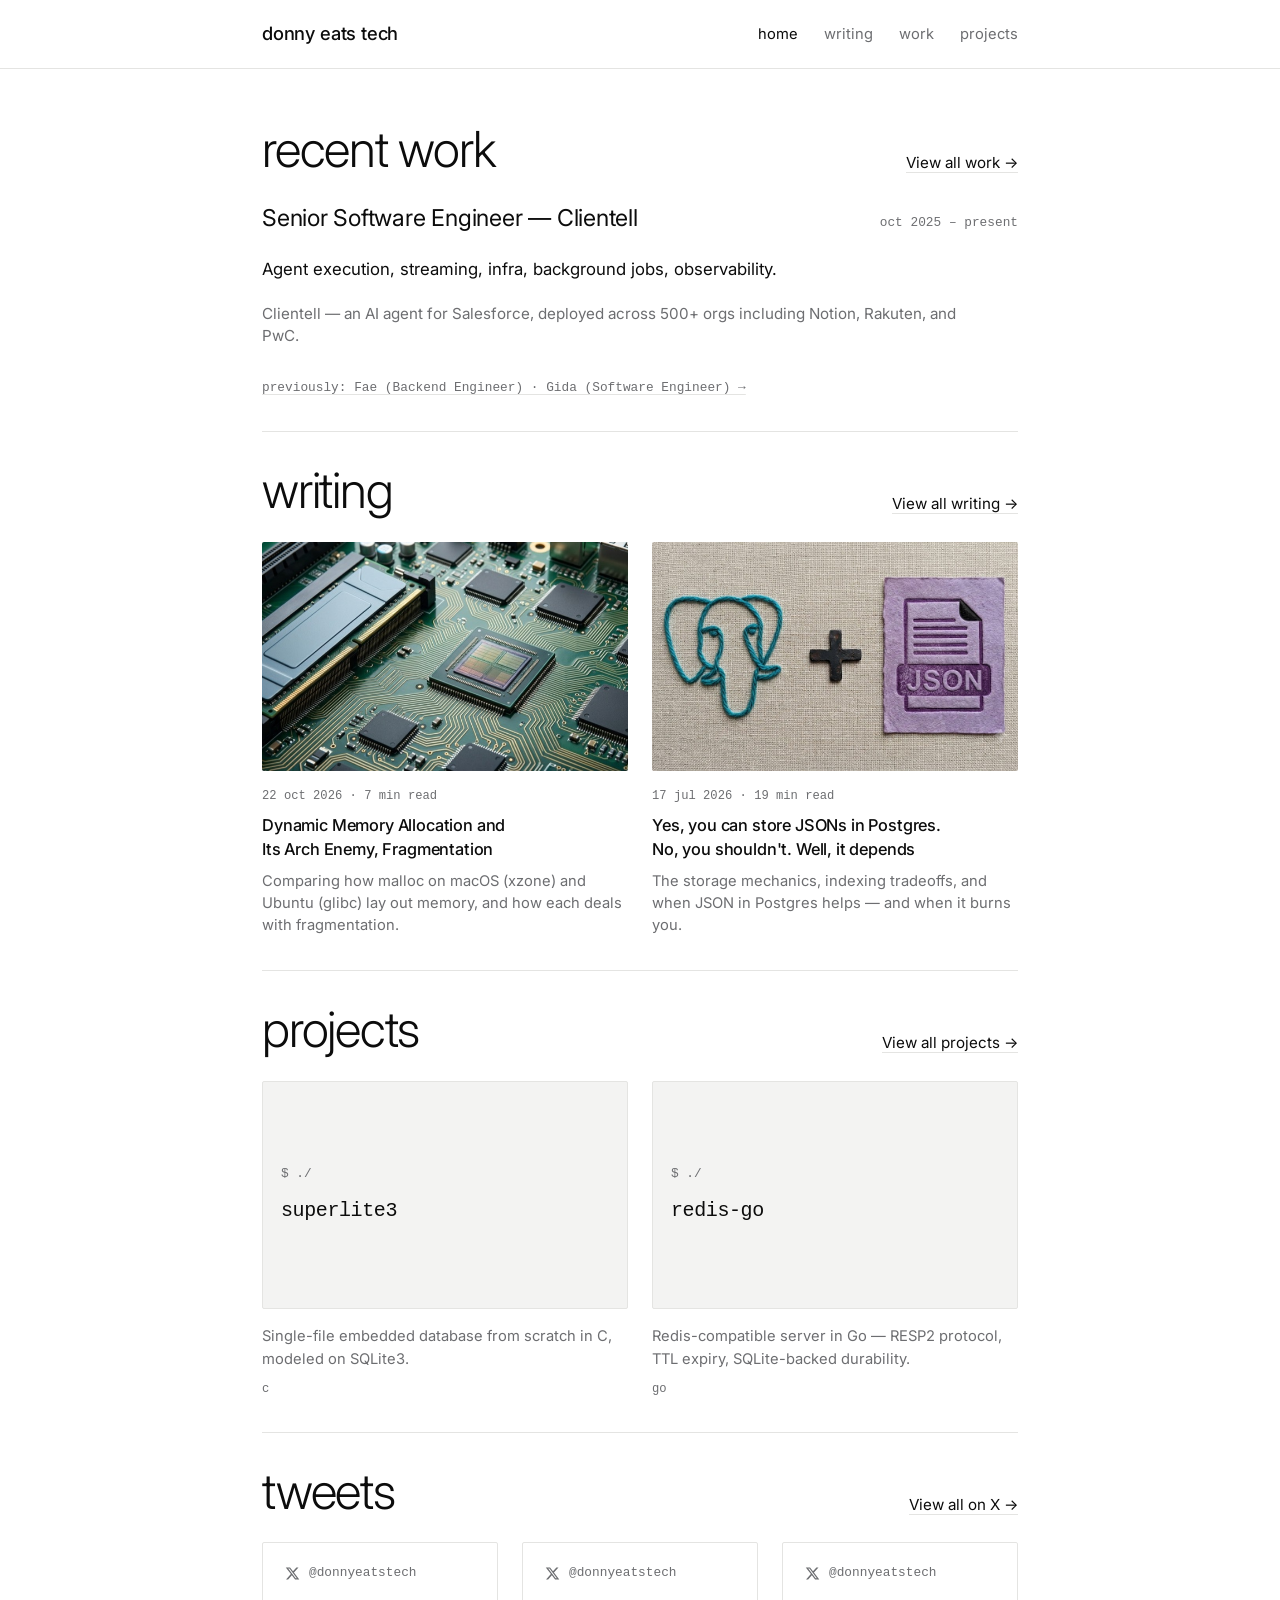
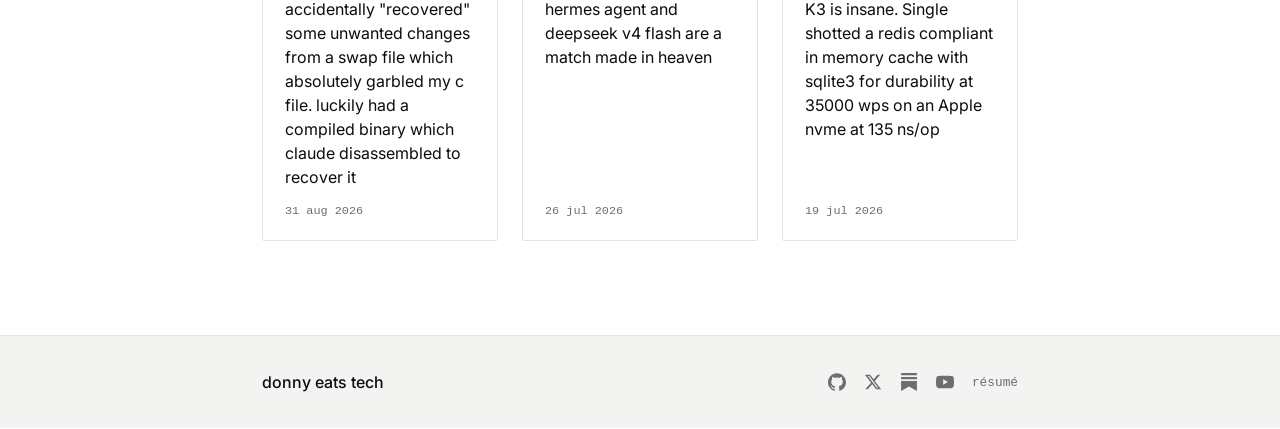
<file: index.html>
<!DOCTYPE html>
<html lang="en">
<head>
  <meta charset="UTF-8">
  <meta name="viewport" content="width=device-width, initial-scale=1.0">

  <title>Donny — Backend Engineer · Distributed Systems, Databases, Infrastructure</title>
  <meta name="description" content="Backend engineer working on distributed systems, databases, and infrastructure. Senior Software Engineer at Clientell. Writing on databases and system design.">
  <meta name="author" content="Donny">
  <meta name="robots" content="index, follow, max-image-preview:large">
  <meta name="theme-color" content="#ffffff">
  <link rel="canonical" href="https://donnyeatstech.com/">
  <link rel="alternate" type="application/rss+xml" title="donny eats tech — writing" href="https://donnyeatstech.com/writing/feed.xml">

  <!-- Open Graph -->
  <meta property="og:type" content="website">
  <meta property="og:site_name" content="donny eats tech">
  <meta property="og:locale" content="en_US">
  <meta property="og:title" content="Donny">
  <meta property="og:description" content="Backend engineer working on distributed systems, databases, and infrastructure. Senior Software Engineer at Clientell.">
  <meta property="og:url" content="https://donnyeatstech.com/">
  <meta property="og:image" content="https://donnyeatstech.com/og.png">
  <meta property="og:image:width" content="1200">
  <meta property="og:image:height" content="630">
  <meta property="og:image:alt" content="donny eats tech">

  <!-- Twitter -->
  <meta name="twitter:card" content="summary_large_image">
  <meta name="twitter:site" content="@donnyeatstech">
  <meta name="twitter:creator" content="@donnyeatstech">
  <meta name="twitter:title" content="Donny — backend engineer">
  <meta name="twitter:description" content="Backend engineer working on distributed systems, databases, and infrastructure.">
  <meta name="twitter:image" content="https://donnyeatstech.com/og.png">

  <link rel="preconnect" href="https://fonts.googleapis.com">
  <link rel="preconnect" href="https://fonts.gstatic.com" crossorigin>
  <link rel="stylesheet" href="https://fonts.googleapis.com/css2?family=Inter:wght@300;400;500;600&display=swap">
  <link rel="stylesheet" href="/css/style.css">
  <link rel="icon" href="data:image/svg+xml,<svg xmlns='http://www.w3.org/2000/svg' viewBox='0 0 100 100'><text y='.9em' font-size='90'>🍽️</text></svg>">

  <script type="application/ld+json">
  {
    "@context": "https://schema.org",
    "@graph": [
      {
        "@type": "Person",
        "@id": "https://donnyeatstech.com/#person",
        "name": "Donny",
        "alternateName": "donny eats tech",
        "url": "https://donnyeatstech.com/",
        "jobTitle": "Senior Software Engineer",
        "description": "Backend engineer specializing in distributed systems, databases, and infrastructure.",
        "knowsAbout": [
          "Backend engineering", "Distributed systems", "Databases", "PostgreSQL", "Redis",
          "Go", "Python", "Infrastructure", "Observability", "Systems programming",
          "Consistent hashing", "AI agents"
        ],
        "worksFor": { "@type": "Organization", "name": "Clientell", "url": "https://www.getclientell.com" },
        "homeLocation": { "@type": "Place", "name": "Bengaluru, India" },
        "sameAs": [
          "https://substack.com/@donnyeatstech",
          "https://www.youtube.com/@donnyeatstech",
          "https://x.com/donnyeatstech",
          "https://github.com/donnyeatstech"
        ]
      },
      {
        "@type": "WebSite",
        "@id": "https://donnyeatstech.com/#website",
        "url": "https://donnyeatstech.com/",
        "name": "donny eats tech",
        "description": "Backend engineering — distributed systems, databases, and infrastructure.",
        "publisher": { "@id": "https://donnyeatstech.com/#person" },
        "inLanguage": "en"
      },
      {
        "@type": "ProfilePage",
        "@id": "https://donnyeatstech.com/#profilepage",
        "url": "https://donnyeatstech.com/",
        "name": "Donny — Backend Engineer",
        "mainEntity": { "@id": "https://donnyeatstech.com/#person" },
        "isPartOf": { "@id": "https://donnyeatstech.com/#website" }
      }
    ]
  }
  </script>
</head>
<body>
  <a href="#main" class="skip-link">skip to content</a>

  <header class="hdr">
    <div class="wrap">
      <a href="/" class="brand">donny eats tech</a>
      <nav class="nav" aria-label="Primary">
        <a href="/" class="active">home</a>
        <a href="/writing/">writing</a>
        <a href="/work/">work</a>
        <a href="/projects/">projects</a>
      </nav>
    </div>
  </header>

  <main class="wrap" id="main">
    <h1 class="sr-only">Donny — backend engineer</h1>

    <section class="block" id="work">
      <div class="block-head">
        <h2>recent work</h2>
        <a class="viewall" href="/work/">View all work →</a>
      </div>
      <div class="now">
        <div class="now-role">Senior Software Engineer — Clientell</div>
        <div class="now-date">oct 2025 – present</div>
        <div class="now-what">Agent execution, streaming, infra, background jobs, observability.</div>
        <div class="now-co">Clientell — an AI agent for Salesforce, deployed across 500+ orgs including Notion, Rakuten, and PwC.</div>
        <a class="now-prev" href="/work/">previously: Fae (Backend Engineer) · Gida (Software Engineer) →</a>
      </div>
    </section>

    <hr class="divide">

    <section class="block" id="writing">
      <div class="block-head">
        <h2>writing</h2>
        <a class="viewall" href="/writing/">View all writing →</a>
      </div>
      <div class="grid grid-writing">
        <a class="card" href="/writing/dynamic-memory-allocation-fragmentation/">
          <div class="cover cover-img" style="background-image:url('/assets/dynamic-memory-allocation-fragmentation.jpg')"></div>
          <div class="card-meta">
            <div class="m">22 oct 2026 · 7 min read</div>
            <div class="t">Dynamic Memory Allocation and Its Arch Enemy, Fragmentation</div>
            <div class="d">Comparing how malloc on macOS (xzone) and Ubuntu (glibc) lay out memory, and how each deals with fragmentation.</div>
          </div>
        </a>
        <a class="card" href="/writing/should-you-store-jsons-in-postgres/">
          <div class="cover cover-img" style="background-image:url('/assets/jsonb-postgres.jpg')"></div>
          <div class="card-meta">
            <div class="m">17 jul 2026 · 19 min read</div>
            <div class="t">Yes, you can store JSONs in Postgres. No, you shouldn't. Well, it depends</div>
            <div class="d">The storage mechanics, indexing tradeoffs, and when JSON in Postgres helps — and when it burns you.</div>
          </div>
        </a>
      </div>
    </section>

    <hr class="divide">

    <section class="block" id="projects">
      <div class="block-head">
        <h2>projects</h2>
        <a class="viewall" href="/projects/">View all projects →</a>
      </div>
      <div class="grid grid-proj">
        <a class="card" href="https://github.com/donnyeatstech/superlite3" target="_blank" rel="noopener">
          <div class="cover cover-code">
            <span class="prompt">$ ./</span>
            <span class="mono-name">superlite3</span>
          </div>
          <div class="card-meta">
            <div class="d">Single-file embedded database from scratch in C, modeled on SQLite3.</div>
            <span class="lang">c</span>
          </div>
        </a>
        <a class="card" href="https://github.com/donnyeatstech/redis-go" target="_blank" rel="noopener">
          <div class="cover cover-code">
            <span class="prompt">$ ./</span>
            <span class="mono-name">redis-go</span>
          </div>
          <div class="card-meta">
            <div class="d">Redis-compatible server in Go — RESP2 protocol, TTL expiry, SQLite-backed durability.</div>
            <span class="lang">go</span>
          </div>
        </a>
      </div>
    </section>

    <hr class="divide">

    <section class="block" id="tweets">
      <div class="block-head">
        <h2>tweets</h2>
        <a class="viewall" href="https://x.com/donnyeatstech" target="_blank" rel="noopener">View all on X →</a>
      </div>
      <div class="grid grid-tweets">
        <a class="tweet" href="https://x.com/donnyeatstech" target="_blank" rel="noopener">
          <div class="tweet-top">
            <svg viewBox="0 0 24 24" fill="currentColor" aria-hidden="true"><path d="M18.244 2.25h3.308l-7.227 8.26 8.502 11.24H16.17l-5.214-6.817L4.99 21.75H1.68l7.73-8.835L1.254 2.25H8.08l4.713 6.231zm-1.161 17.52h1.833L7.084 4.126H5.117z"/></svg>
            <span class="tw-handle">@donnyeatstech</span>
          </div>
          <p class="tweet-body">accidentally "recovered" some unwanted changes from a swap file which absolutely garbled my c file. luckily had a compiled binary which claude disassembled to recover it</p>
          <div class="tweet-date">31 aug 2026</div>
        </a>
        <a class="tweet" href="https://x.com/donnyeatstech" target="_blank" rel="noopener">
          <div class="tweet-top">
            <svg viewBox="0 0 24 24" fill="currentColor" aria-hidden="true"><path d="M18.244 2.25h3.308l-7.227 8.26 8.502 11.24H16.17l-5.214-6.817L4.99 21.75H1.68l7.73-8.835L1.254 2.25H8.08l4.713 6.231zm-1.161 17.52h1.833L7.084 4.126H5.117z"/></svg>
            <span class="tw-handle">@donnyeatstech</span>
          </div>
          <p class="tweet-body">hermes agent and deepseek v4 flash are a match made in heaven</p>
          <div class="tweet-date">26 jul 2026</div>
        </a>
        <a class="tweet" href="https://x.com/donnyeatstech" target="_blank" rel="noopener">
          <div class="tweet-top">
            <svg viewBox="0 0 24 24" fill="currentColor" aria-hidden="true"><path d="M18.244 2.25h3.308l-7.227 8.26 8.502 11.24H16.17l-5.214-6.817L4.99 21.75H1.68l7.73-8.835L1.254 2.25H8.08l4.713 6.231zm-1.161 17.52h1.833L7.084 4.126H5.117z"/></svg>
            <span class="tw-handle">@donnyeatstech</span>
          </div>
          <p class="tweet-body">K3 is insane. Single shotted a redis compliant in memory cache with sqlite3 for durability at 35000 wps on an Apple nvme at 135 ns/op</p>
          <div class="tweet-date">19 jul 2026</div>
        </a>
      </div>
    </section>
  </main>

  <footer class="foot">
    <div class="wrap">
      <div class="foot-bottom">
        <span class="fb-brand">donny eats tech</span>
        <div class="foot-social">
          <a href="https://github.com/donnyeatstech" target="_blank" rel="noopener" aria-label="GitHub"><svg viewBox="0 0 24 24" fill="currentColor" aria-hidden="true"><path d="M12 .297c-6.63 0-12 5.373-12 12 0 5.303 3.438 9.8 8.205 11.385.6.113.82-.258.82-.577 0-.285-.01-1.04-.015-2.04-3.338.724-4.042-1.61-4.042-1.61C4.422 18.07 3.633 17.7 3.633 17.7c-1.087-.744.084-.729.084-.729 1.205.084 1.838 1.236 1.838 1.236 1.07 1.835 2.809 1.305 3.495.998.108-.776.417-1.305.76-1.604-2.665-.3-5.466-1.332-5.466-5.93 0-1.31.465-2.38 1.235-3.22-.135-.303-.54-1.523.105-3.176 0 0 1.005-.322 3.3 1.23.96-.267 1.98-.399 3-.405 1.02.006 2.04.138 3 .405 2.28-1.552 3.285-1.23 3.285-1.23.645 1.653.24 2.873.12 3.176.765.84 1.23 1.91 1.23 3.22 0 4.61-2.805 5.62-5.475 5.92.42.36.81 1.096.81 2.22 0 1.606-.015 2.896-.015 3.286 0 .315.21.69.825.57C20.565 22.092 24 17.592 24 12.297c0-6.627-5.373-12-12-12"/></svg></a>
          <a href="https://x.com/donnyeatstech" target="_blank" rel="noopener" aria-label="X (Twitter)"><svg viewBox="0 0 24 24" fill="currentColor" aria-hidden="true"><path d="M18.244 2.25h3.308l-7.227 8.26 8.502 11.24H16.17l-5.214-6.817L4.99 21.75H1.68l7.73-8.835L1.254 2.25H8.08l4.713 6.231zm-1.161 17.52h1.833L7.084 4.126H5.117z"/></svg></a>
          <a href="https://substack.com/@donnyeatstech" target="_blank" rel="noopener" aria-label="Substack"><svg viewBox="0 0 24 24" fill="currentColor" aria-hidden="true"><path d="M22.539 8.242H1.46V5.406h21.08v2.836zM1.46 10.812V24L12 18.11 22.54 24V10.812H1.46zM22.54 0H1.46v2.836h21.08V0z"/></svg></a>
          <a href="https://www.youtube.com/@donnyeatstech" target="_blank" rel="noopener" aria-label="YouTube"><svg viewBox="0 0 24 24" fill="currentColor" aria-hidden="true"><path d="M23.498 6.186a3.016 3.016 0 0 0-2.122-2.136C19.505 3.545 12 3.545 12 3.545s-7.505 0-9.377.505A3.017 3.017 0 0 0 .502 6.186C0 8.07 0 12 0 12s0 3.93.502 5.814a3.016 3.016 0 0 0 2.122 2.136c1.871.505 9.376.505 9.376.505s7.505 0 9.377-.505a3.015 3.015 0 0 0 2.122-2.136C24 15.93 24 12 24 12s0-3.93-.502-5.814zM9.545 15.568V8.432L15.818 12l-6.273 3.568z"/></svg></a>
          <a href="/work/resume.pdf" target="_blank" rel="noopener" class="fb-resume">résumé</a>
        </div>
      </div>
    </div>
  </footer>
</body>
</html>
</file>
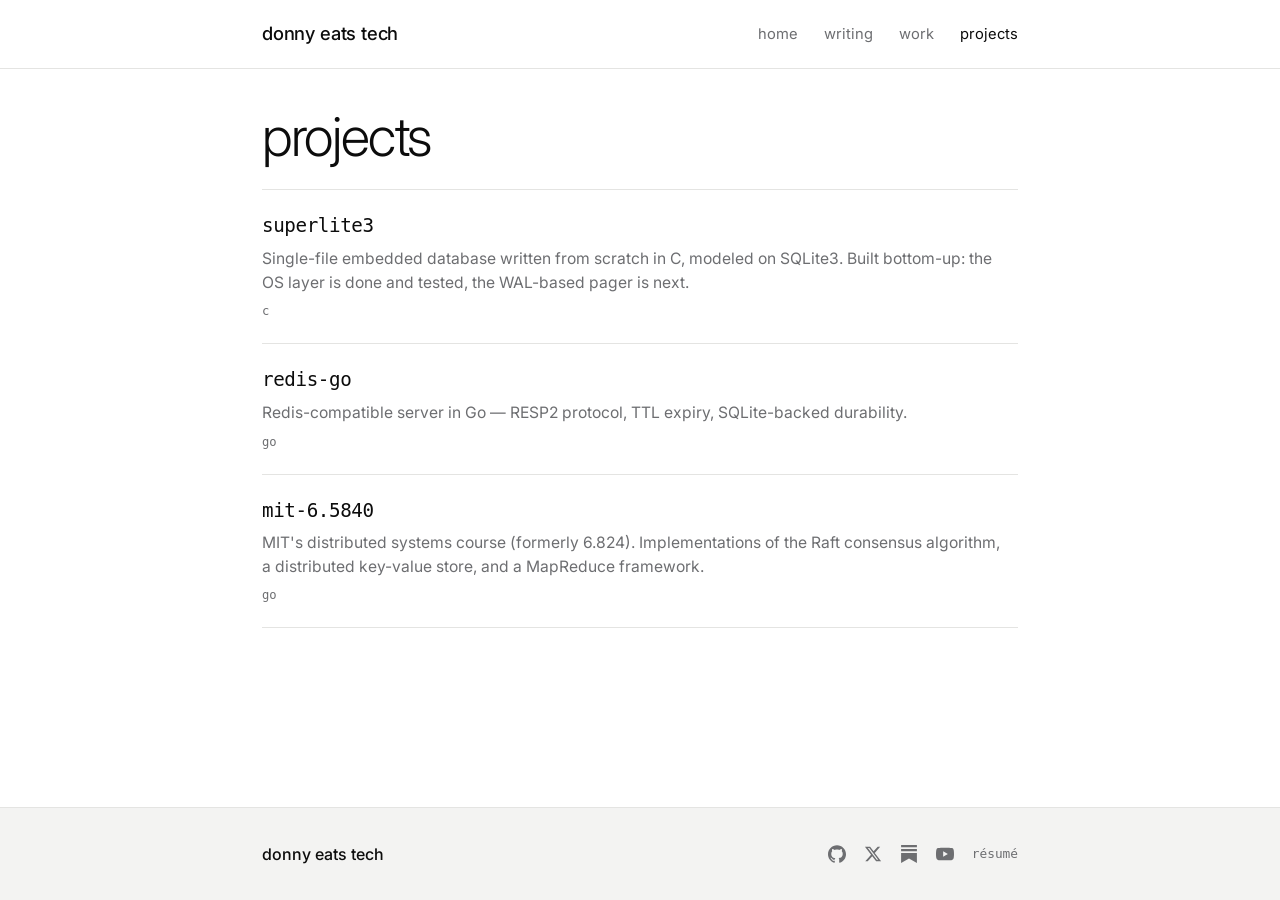
<file: projects/index.html>
<!DOCTYPE html>
<html lang="en">
<head>
  <meta charset="UTF-8">
  <meta name="viewport" content="width=device-width, initial-scale=1.0">

  <title>Projects — Donny · Databases &amp; Distributed Systems in C and Go</title>
  <meta name="description" content="Projects by Donny: superlite3, an embedded database in C modeled on SQLite; a Redis-compatible server in Go; and MIT 6.5840 (Raft, MapReduce, KV stores).">
  <meta name="author" content="Donny">
  <meta name="robots" content="index, follow, max-image-preview:large">
  <meta name="theme-color" content="#ffffff">
  <link rel="canonical" href="https://donnyeatstech.com/projects/">

  <meta property="og:type" content="website">
  <meta property="og:site_name" content="donny eats tech">
  <meta property="og:title" content="Projects — Donny · Distributed Systems &amp; Systems Programming">
  <meta property="og:description" content="superlite3 (an embedded database in C), a Redis-compatible server in Go, and MIT 6.5840.">
  <meta property="og:url" content="https://donnyeatstech.com/projects/">
  <meta property="og:image" content="https://donnyeatstech.com/og.png">
  <meta property="og:image:width" content="1200">
  <meta property="og:image:height" content="630">

  <meta name="twitter:card" content="summary_large_image">
  <meta name="twitter:site" content="@donnyeatstech">
  <meta name="twitter:title" content="Projects — Donny · Distributed Systems &amp; Systems Programming">
  <meta name="twitter:description" content="superlite3 (an embedded database in C), a Redis-compatible server in Go, and MIT 6.5840.">
  <meta name="twitter:image" content="https://donnyeatstech.com/og.png">

  <link rel="preconnect" href="https://fonts.googleapis.com">
  <link rel="preconnect" href="https://fonts.gstatic.com" crossorigin>
  <link rel="stylesheet" href="https://fonts.googleapis.com/css2?family=Inter:wght@300;400;500;600&display=swap">
  <link rel="stylesheet" href="/css/style.css">
  <link rel="icon" href="data:image/svg+xml,<svg xmlns='http://www.w3.org/2000/svg' viewBox='0 0 100 100'><text y='.9em' font-size='90'>🍽️</text></svg>">

  <script type="application/ld+json">
  {
    "@context": "https://schema.org",
    "@type": "CollectionPage",
    "@id": "https://donnyeatstech.com/projects/#page",
    "url": "https://donnyeatstech.com/projects/",
    "isPartOf": { "@id": "https://donnyeatstech.com/#website" },
    "author": { "@id": "https://donnyeatstech.com/#person" },
    "name": "Projects — Donny",
    "about": ["Distributed systems", "Databases", "Systems programming", "Go", "C"],
    "hasPart": [
      {
        "@type": "SoftwareSourceCode",
        "name": "superlite3",
        "description": "Single-file embedded database written from scratch in C, modeled on SQLite3.",
        "codeRepository": "https://github.com/donnyeatstech/superlite3",
        "programmingLanguage": "C",
        "author": { "@id": "https://donnyeatstech.com/#person" }
      },
      {
        "@type": "SoftwareSourceCode",
        "name": "redis-go",
        "description": "Redis-compatible server in Go — RESP2 protocol, TTL expiry, SQLite-backed durability.",
        "codeRepository": "https://github.com/donnyeatstech/redis-go",
        "programmingLanguage": "Go",
        "author": { "@id": "https://donnyeatstech.com/#person" }
      },
      {
        "@type": "SoftwareSourceCode",
        "name": "mit-6.5840",
        "description": "MIT's distributed systems course — Raft, MapReduce, and distributed key-value stores.",
        "codeRepository": "https://github.com/donnyeatstech/mit-6.5840",
        "programmingLanguage": "Go",
        "author": { "@id": "https://donnyeatstech.com/#person" }
      }
    ]
  }
  </script>
</head>
<body>
  <a href="#main" class="skip-link">skip to content</a>

  <header class="hdr">
    <div class="wrap">
      <a href="/" class="brand">donny eats tech</a>
      <nav class="nav" aria-label="Primary">
        <a href="/">home</a>
        <a href="/writing/">writing</a>
        <a href="/work/">work</a>
        <a href="/projects/" class="active">projects</a>
      </nav>
    </div>
  </header>

  <main class="wrap" id="main">
    <header class="page-header">
      <h1>projects</h1>
    </header>

    <section>
      <div class="project-list">
        <a href="https://github.com/donnyeatstech/superlite3" target="_blank" rel="noopener" class="project-card">
          <div class="project-name">superlite3</div>
          <div class="project-desc">Single-file embedded database written from scratch in C, modeled on SQLite3. Built bottom-up: the OS layer is done and tested, the WAL-based pager is next.</div>
          <div class="project-lang">c</div>
        </a>
        <a href="https://github.com/donnyeatstech/redis-go" target="_blank" rel="noopener" class="project-card">
          <div class="project-name">redis-go</div>
          <div class="project-desc">Redis-compatible server in Go — RESP2 protocol, TTL expiry, SQLite-backed durability.</div>
          <div class="project-lang">go</div>
        </a>
        <a href="https://github.com/donnyeatstech/mit-6.5840" target="_blank" rel="noopener" class="project-card">
          <div class="project-name">mit-6.5840</div>
          <div class="project-desc">MIT's distributed systems course (formerly 6.824). Implementations of the Raft consensus algorithm, a distributed key-value store, and a MapReduce framework.</div>
          <div class="project-lang">go</div>
        </a>
      </div>
    </section>
  </main>

  <footer class="foot">
    <div class="wrap">
      <div class="foot-bottom">
        <span class="fb-brand">donny eats tech</span>
        <div class="foot-social">
          <a href="https://github.com/donnyeatstech" target="_blank" rel="noopener" aria-label="GitHub"><svg viewBox="0 0 24 24" fill="currentColor" aria-hidden="true"><path d="M12 .297c-6.63 0-12 5.373-12 12 0 5.303 3.438 9.8 8.205 11.385.6.113.82-.258.82-.577 0-.285-.01-1.04-.015-2.04-3.338.724-4.042-1.61-4.042-1.61C4.422 18.07 3.633 17.7 3.633 17.7c-1.087-.744.084-.729.084-.729 1.205.084 1.838 1.236 1.838 1.236 1.07 1.835 2.809 1.305 3.495.998.108-.776.417-1.305.76-1.604-2.665-.3-5.466-1.332-5.466-5.93 0-1.31.465-2.38 1.235-3.22-.135-.303-.54-1.523.105-3.176 0 0 1.005-.322 3.3 1.23.96-.267 1.98-.399 3-.405 1.02.006 2.04.138 3 .405 2.28-1.552 3.285-1.23 3.285-1.23.645 1.653.24 2.873.12 3.176.765.84 1.23 1.91 1.23 3.22 0 4.61-2.805 5.62-5.475 5.92.42.36.81 1.096.81 2.22 0 1.606-.015 2.896-.015 3.286 0 .315.21.69.825.57C20.565 22.092 24 17.592 24 12.297c0-6.627-5.373-12-12-12"/></svg></a>
          <a href="https://x.com/donnyeatstech" target="_blank" rel="noopener" aria-label="X (Twitter)"><svg viewBox="0 0 24 24" fill="currentColor" aria-hidden="true"><path d="M18.244 2.25h3.308l-7.227 8.26 8.502 11.24H16.17l-5.214-6.817L4.99 21.75H1.68l7.73-8.835L1.254 2.25H8.08l4.713 6.231zm-1.161 17.52h1.833L7.084 4.126H5.117z"/></svg></a>
          <a href="https://substack.com/@donnyeatstech" target="_blank" rel="noopener" aria-label="Substack"><svg viewBox="0 0 24 24" fill="currentColor" aria-hidden="true"><path d="M22.539 8.242H1.46V5.406h21.08v2.836zM1.46 10.812V24L12 18.11 22.54 24V10.812H1.46zM22.54 0H1.46v2.836h21.08V0z"/></svg></a>
          <a href="https://www.youtube.com/@donnyeatstech" target="_blank" rel="noopener" aria-label="YouTube"><svg viewBox="0 0 24 24" fill="currentColor" aria-hidden="true"><path d="M23.498 6.186a3.016 3.016 0 0 0-2.122-2.136C19.505 3.545 12 3.545 12 3.545s-7.505 0-9.377.505A3.017 3.017 0 0 0 .502 6.186C0 8.07 0 12 0 12s0 3.93.502 5.814a3.016 3.016 0 0 0 2.122 2.136c1.871.505 9.376.505 9.376.505s7.505 0 9.377-.505a3.015 3.015 0 0 0 2.122-2.136C24 15.93 24 12 24 12s0-3.93-.502-5.814zM9.545 15.568V8.432L15.818 12l-6.273 3.568z"/></svg></a>
          <a href="/work/resume.pdf" target="_blank" rel="noopener" class="fb-resume">résumé</a>
        </div>
      </div>
    </div>
  </footer>
</body>
</html>
</file>
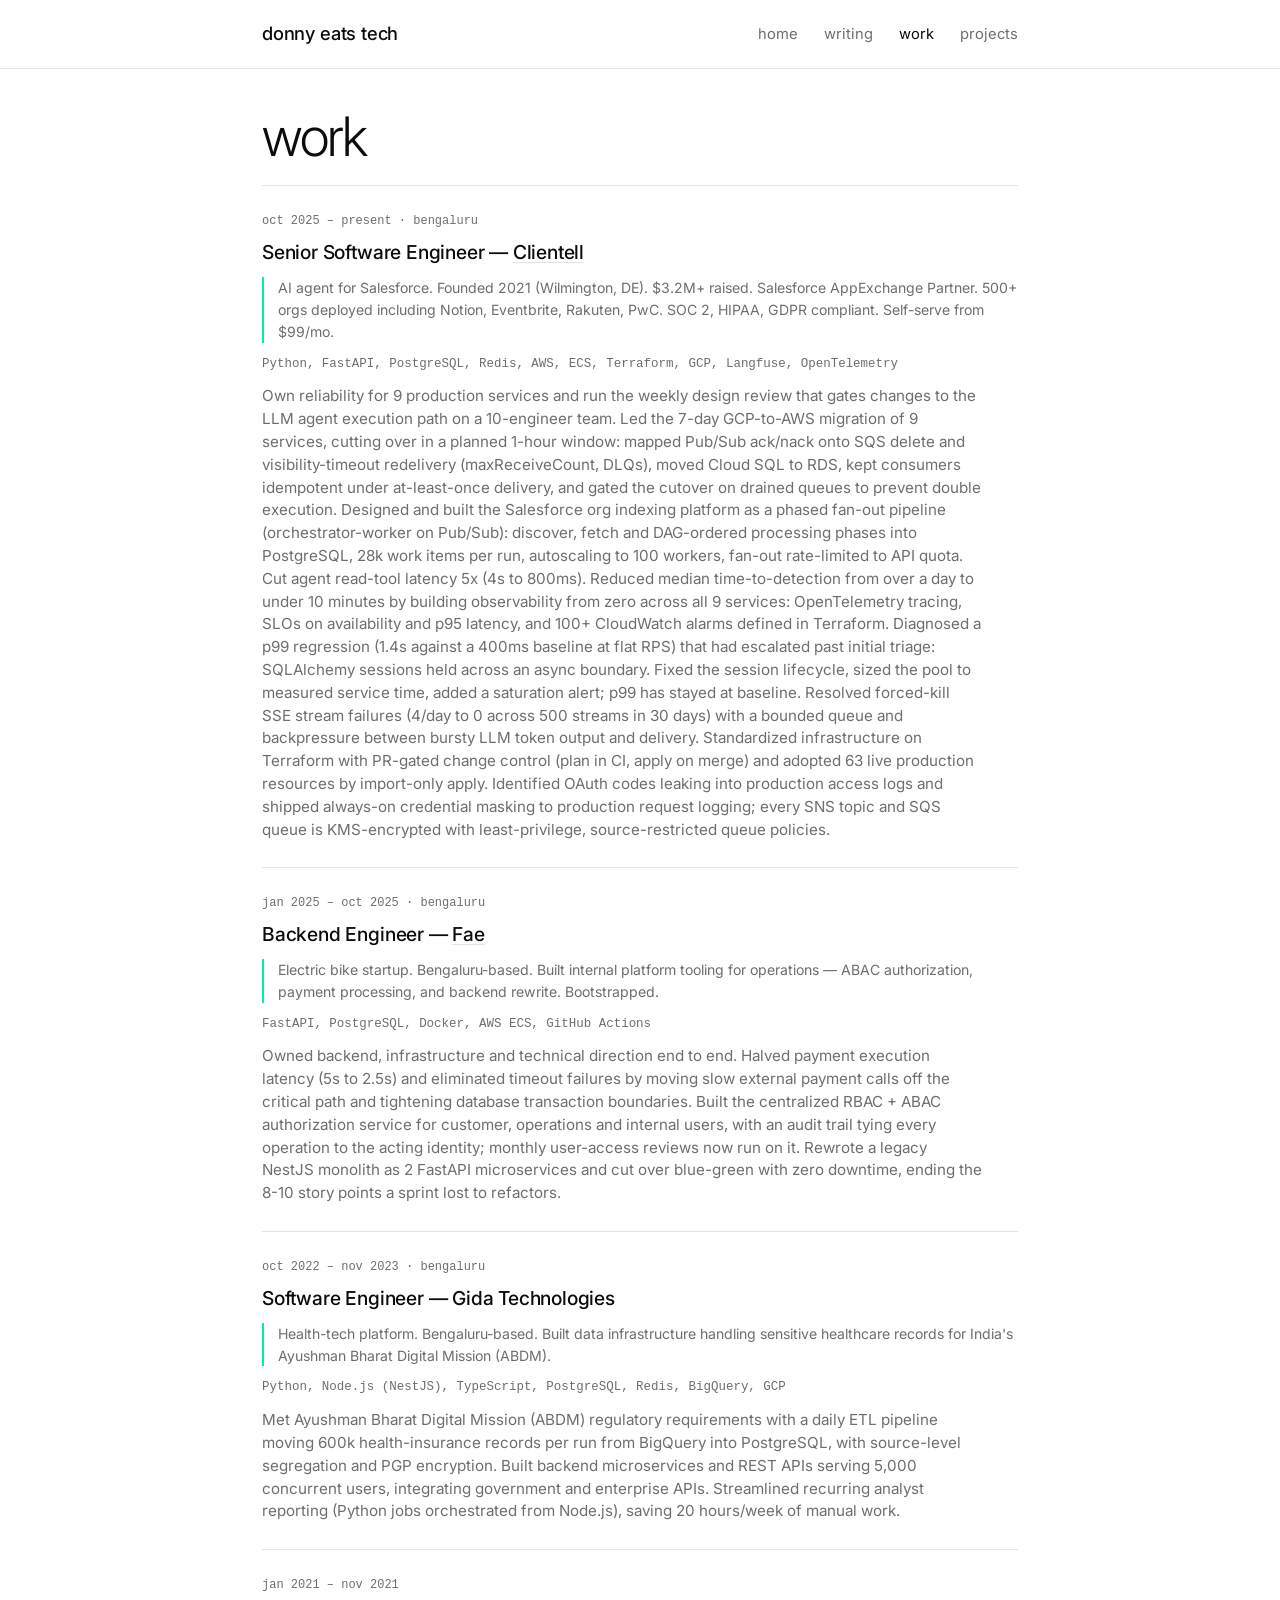
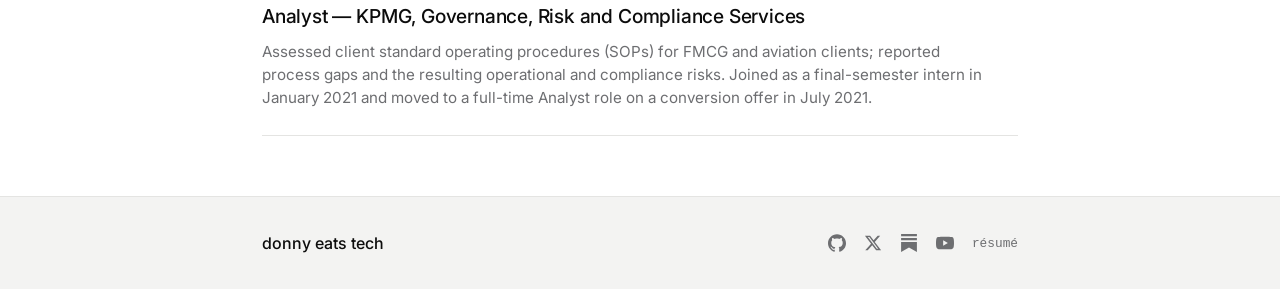
<file: work/index.html>
<!DOCTYPE html>
<html lang="en">
<head>
  <meta charset="UTF-8">
  <meta name="viewport" content="width=device-width, initial-scale=1.0">

  <title>Work — Donny · Backend Engineer (Distributed Systems &amp; Infrastructure)</title>
  <meta name="description" content="Donny's work history: Senior Software Engineer at Clientell, previously Backend Engineer at Fae and Software Engineer at Gida Technologies. Distributed systems and infra in Python, Go, Postgres, GCP, AWS.">
  <meta name="author" content="Donny">
  <meta name="robots" content="index, follow, max-image-preview:large">
  <meta name="theme-color" content="#ffffff">
  <link rel="canonical" href="https://donnyeatstech.com/work/">

  <meta property="og:type" content="profile">
  <meta property="og:site_name" content="donny eats tech">
  <meta property="og:title" content="Work — Donny · Backend Engineer">
  <meta property="og:description" content="Backend engineering, distributed systems, and infrastructure. Senior Software Engineer at Clientell.">
  <meta property="og:url" content="https://donnyeatstech.com/work/">
  <meta property="og:image" content="https://donnyeatstech.com/og.png">
  <meta property="og:image:width" content="1200">
  <meta property="og:image:height" content="630">

  <meta name="twitter:card" content="summary_large_image">
  <meta name="twitter:site" content="@donnyeatstech">
  <meta name="twitter:title" content="Work — Donny · Backend Engineer">
  <meta name="twitter:description" content="Backend engineering, distributed systems, and infrastructure.">
  <meta name="twitter:image" content="https://donnyeatstech.com/og.png">

  <link rel="preconnect" href="https://fonts.googleapis.com">
  <link rel="preconnect" href="https://fonts.gstatic.com" crossorigin>
  <link rel="stylesheet" href="https://fonts.googleapis.com/css2?family=Inter:wght@300;400;500;600&display=swap">
  <link rel="stylesheet" href="/css/style.css">
  <link rel="icon" href="data:image/svg+xml,<svg xmlns='http://www.w3.org/2000/svg' viewBox='0 0 100 100'><text y='.9em' font-size='90'>🍽️</text></svg>">

  <script type="application/ld+json">
  {
    "@context": "https://schema.org",
    "@type": "ProfilePage",
    "@id": "https://donnyeatstech.com/work/#profilepage",
    "url": "https://donnyeatstech.com/work/",
    "name": "Work — Donny",
    "isPartOf": { "@id": "https://donnyeatstech.com/#website" },
    "mainEntity": {
      "@type": "Person",
      "@id": "https://donnyeatstech.com/#person",
      "name": "Donny",
      "alternateName": "donny eats tech",
      "url": "https://donnyeatstech.com/",
      "jobTitle": "Senior Software Engineer",
      "hasOccupation": [
        { "@type": "Occupation", "name": "Senior Software Engineer", "occupationLocation": { "@type": "City", "name": "Bengaluru" } }
      ]
    }
  }
  </script>
</head>
<body>
  <a href="#main" class="skip-link">skip to content</a>

  <header class="hdr">
    <div class="wrap">
      <a href="/" class="brand">donny eats tech</a>
      <nav class="nav" aria-label="Primary">
        <a href="/">home</a>
        <a href="/writing/">writing</a>
        <a href="/work/" class="active">work</a>
        <a href="/projects/">projects</a>
      </nav>
    </div>
  </header>

  <main class="wrap" id="main">
    <header class="page-header">
      <h1>work</h1>
    </header>

    <section>
      <div class="xp">
        <div class="xp-meta">oct 2025 – present · bengaluru</div>
        <div class="xp-role">Senior Software Engineer — <a href="https://www.getclientell.com" target="_blank" rel="noopener">Clientell</a></div>
        <div class="xp-co">
          AI agent for Salesforce. Founded 2021 (Wilmington, DE). $3.2M+ raised. Salesforce AppExchange Partner. 500+ orgs deployed including Notion, Eventbrite, Rakuten, PwC. SOC 2, HIPAA, GDPR compliant. Self-serve from $99/mo.
        </div>
        <div class="xp-stack">Python, FastAPI, PostgreSQL, Redis, AWS, ECS, Terraform, GCP, Langfuse, OpenTelemetry</div>
        <div class="xp-desc">
          Own reliability for 9 production services and run the weekly design review that gates changes to the LLM agent execution path on a 10-engineer team.
          Led the 7-day GCP-to-AWS migration of 9 services, cutting over in a planned 1-hour window: mapped Pub/Sub ack/nack onto SQS delete and visibility-timeout redelivery (maxReceiveCount, DLQs), moved Cloud SQL to RDS, kept consumers idempotent under at-least-once delivery, and gated the cutover on drained queues to prevent double execution.
          Designed and built the Salesforce org indexing platform as a phased fan-out pipeline (orchestrator-worker on Pub/Sub): discover, fetch and DAG-ordered processing phases into PostgreSQL, 28k work items per run, autoscaling to 100 workers, fan-out rate-limited to API quota. Cut agent read-tool latency 5x (4s to 800ms).
          Reduced median time-to-detection from over a day to under 10 minutes by building observability from zero across all 9 services: OpenTelemetry tracing, SLOs on availability and p95 latency, and 100+ CloudWatch alarms defined in Terraform.
          Diagnosed a p99 regression (1.4s against a 400ms baseline at flat RPS) that had escalated past initial triage: SQLAlchemy sessions held across an async boundary. Fixed the session lifecycle, sized the pool to measured service time, added a saturation alert; p99 has stayed at baseline.
          Resolved forced-kill SSE stream failures (4/day to 0 across 500 streams in 30 days) with a bounded queue and backpressure between bursty LLM token output and delivery.
          Standardized infrastructure on Terraform with PR-gated change control (plan in CI, apply on merge) and adopted 63 live production resources by import-only apply.
          Identified OAuth codes leaking into production access logs and shipped always-on credential masking to production request logging; every SNS topic and SQS queue is KMS-encrypted with least-privilege, source-restricted queue policies.
        </div>
      </div>

      <div class="xp">
        <div class="xp-meta">jan 2025 – oct 2025 · bengaluru</div>
        <div class="xp-role">Backend Engineer — <a href="https://faebikes.com" target="_blank" rel="noopener">Fae</a></div>
        <div class="xp-co">
          Electric bike startup. Bengaluru-based. Built internal platform tooling for operations — ABAC authorization, payment processing, and backend rewrite. Bootstrapped.
        </div>
        <div class="xp-stack">FastAPI, PostgreSQL, Docker, AWS ECS, GitHub Actions</div>
        <div class="xp-desc">
          Owned backend, infrastructure and technical direction end to end.
          Halved payment execution latency (5s to 2.5s) and eliminated timeout failures by moving slow external payment calls off the critical path and tightening database transaction boundaries.
          Built the centralized RBAC + ABAC authorization service for customer, operations and internal users, with an audit trail tying every operation to the acting identity; monthly user-access reviews now run on it.
          Rewrote a legacy NestJS monolith as 2 FastAPI microservices and cut over blue-green with zero downtime, ending the 8-10 story points a sprint lost to refactors.
        </div>
      </div>

      <div class="xp">
        <div class="xp-meta">oct 2022 – nov 2023 · bengaluru</div>
        <div class="xp-role">Software Engineer — Gida Technologies</div>
        <div class="xp-co">
          Health-tech platform. Bengaluru-based. Built data infrastructure handling sensitive healthcare records for India's Ayushman Bharat Digital Mission (ABDM).
        </div>
        <div class="xp-stack">Python, Node.js (NestJS), TypeScript, PostgreSQL, Redis, BigQuery, GCP</div>
        <div class="xp-desc">
          Met Ayushman Bharat Digital Mission (ABDM) regulatory requirements with a daily ETL pipeline moving 600k health-insurance records per run from BigQuery into PostgreSQL, with source-level segregation and PGP encryption.
          Built backend microservices and REST APIs serving 5,000 concurrent users, integrating government and enterprise APIs.
          Streamlined recurring analyst reporting (Python jobs orchestrated from Node.js), saving 20 hours/week of manual work.
        </div>
      </div>

      <div class="xp">
        <div class="xp-meta">jan 2021 – nov 2021</div>
        <div class="xp-role">Analyst — KPMG, Governance, Risk and Compliance Services</div>
        <div class="xp-desc">
          Assessed client standard operating procedures (SOPs) for FMCG and aviation clients; reported process gaps and the resulting operational and compliance risks.
          Joined as a final-semester intern in January 2021 and moved to a full-time Analyst role on a conversion offer in July 2021.
        </div>
      </div>
    </section>
  </main>

  <footer class="foot">
    <div class="wrap">
      <div class="foot-bottom">
        <span class="fb-brand">donny eats tech</span>
        <div class="foot-social">
          <a href="https://github.com/donnyeatstech" target="_blank" rel="noopener" aria-label="GitHub"><svg viewBox="0 0 24 24" fill="currentColor" aria-hidden="true"><path d="M12 .297c-6.63 0-12 5.373-12 12 0 5.303 3.438 9.8 8.205 11.385.6.113.82-.258.82-.577 0-.285-.01-1.04-.015-2.04-3.338.724-4.042-1.61-4.042-1.61C4.422 18.07 3.633 17.7 3.633 17.7c-1.087-.744.084-.729.084-.729 1.205.084 1.838 1.236 1.838 1.236 1.07 1.835 2.809 1.305 3.495.998.108-.776.417-1.305.76-1.604-2.665-.3-5.466-1.332-5.466-5.93 0-1.31.465-2.38 1.235-3.22-.135-.303-.54-1.523.105-3.176 0 0 1.005-.322 3.3 1.23.96-.267 1.98-.399 3-.405 1.02.006 2.04.138 3 .405 2.28-1.552 3.285-1.23 3.285-1.23.645 1.653.24 2.873.12 3.176.765.84 1.23 1.91 1.23 3.22 0 4.61-2.805 5.62-5.475 5.92.42.36.81 1.096.81 2.22 0 1.606-.015 2.896-.015 3.286 0 .315.21.69.825.57C20.565 22.092 24 17.592 24 12.297c0-6.627-5.373-12-12-12"/></svg></a>
          <a href="https://x.com/donnyeatstech" target="_blank" rel="noopener" aria-label="X (Twitter)"><svg viewBox="0 0 24 24" fill="currentColor" aria-hidden="true"><path d="M18.244 2.25h3.308l-7.227 8.26 8.502 11.24H16.17l-5.214-6.817L4.99 21.75H1.68l7.73-8.835L1.254 2.25H8.08l4.713 6.231zm-1.161 17.52h1.833L7.084 4.126H5.117z"/></svg></a>
          <a href="https://substack.com/@donnyeatstech" target="_blank" rel="noopener" aria-label="Substack"><svg viewBox="0 0 24 24" fill="currentColor" aria-hidden="true"><path d="M22.539 8.242H1.46V5.406h21.08v2.836zM1.46 10.812V24L12 18.11 22.54 24V10.812H1.46zM22.54 0H1.46v2.836h21.08V0z"/></svg></a>
          <a href="https://www.youtube.com/@donnyeatstech" target="_blank" rel="noopener" aria-label="YouTube"><svg viewBox="0 0 24 24" fill="currentColor" aria-hidden="true"><path d="M23.498 6.186a3.016 3.016 0 0 0-2.122-2.136C19.505 3.545 12 3.545 12 3.545s-7.505 0-9.377.505A3.017 3.017 0 0 0 .502 6.186C0 8.07 0 12 0 12s0 3.93.502 5.814a3.016 3.016 0 0 0 2.122 2.136c1.871.505 9.376.505 9.376.505s7.505 0 9.377-.505a3.015 3.015 0 0 0 2.122-2.136C24 15.93 24 12 24 12s0-3.93-.502-5.814zM9.545 15.568V8.432L15.818 12l-6.273 3.568z"/></svg></a>
          <a href="/work/resume.pdf" target="_blank" rel="noopener" class="fb-resume">résumé</a>
        </div>
      </div>
    </div>
  </footer>
</body>
</html>
</file>
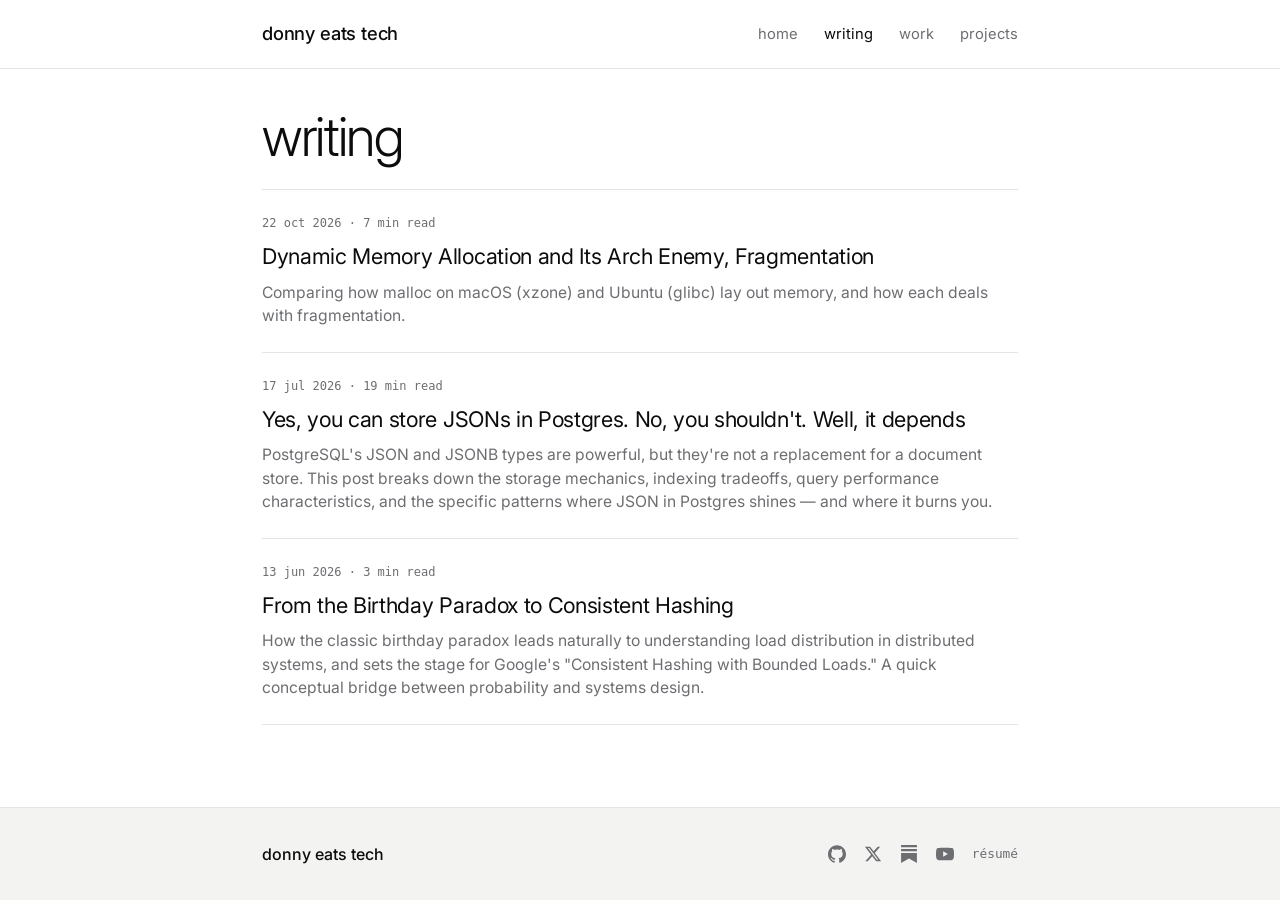
<file: writing/index.html>
<!DOCTYPE html>
<html lang="en">
<head>
  <meta charset="UTF-8">
  <meta name="viewport" content="width=device-width, initial-scale=1.0">

  <title>Writing — Donny · Distributed Systems, Databases & Backend Engineering</title>
  <meta name="description" content="Long-form technical deep-dives by Donny — Postgres internals, consistent hashing, distributed systems, and backend engineering tradeoffs. Also on Substack.">
  <meta name="author" content="Donny">
  <meta name="robots" content="index, follow, max-image-preview:large">
  <meta name="theme-color" content="#ffffff">
  <link rel="canonical" href="https://donnyeatstech.com/writing/">
  <link rel="alternate" type="application/rss+xml" title="donny eats tech — writing" href="https://donnyeatstech.com/writing/feed.xml">

  <meta property="og:type" content="website">
  <meta property="og:site_name" content="donny eats tech">
  <meta property="og:locale" content="en_US">
  <meta property="og:title" content="Writing — Donny · Distributed Systems & Databases">
  <meta property="og:description" content="Long-form technical deep-dives on distributed systems, databases, and backend engineering.">
  <meta property="og:url" content="https://donnyeatstech.com/writing/">
  <meta property="og:image" content="https://donnyeatstech.com/og.png">
  <meta property="og:image:width" content="1200">
  <meta property="og:image:height" content="630">

  <meta name="twitter:card" content="summary_large_image">
  <meta name="twitter:site" content="@donnyeatstech">
  <meta name="twitter:title" content="Writing — Donny · Distributed Systems & Databases">
  <meta name="twitter:description" content="Long-form technical deep-dives on distributed systems, databases, and backend engineering.">
  <meta name="twitter:image" content="https://donnyeatstech.com/og.png">

  <link rel="preconnect" href="https://fonts.googleapis.com">
  <link rel="preconnect" href="https://fonts.gstatic.com" crossorigin>
  <link rel="stylesheet" href="https://fonts.googleapis.com/css2?family=Inter:wght@300;400;500;600&display=swap">
  <link rel="stylesheet" href="/css/style.css">
  <link rel="icon" href="data:image/svg+xml,<svg xmlns='http://www.w3.org/2000/svg' viewBox='0 0 100 100'><text y='.9em' font-size='90'>🍽️</text></svg>">

  <script type="application/ld+json">
  {
    "@context": "https://schema.org",
    "@type": "CollectionPage",
    "@id": "https://donnyeatstech.com/writing/#page",
    "url": "https://donnyeatstech.com/writing/",
    "name": "Writing — Donny",
    "description": "Long-form technical deep-dives on distributed systems, databases, and backend engineering.",
    "inLanguage": "en",
    "isPartOf": { "@id": "https://donnyeatstech.com/#website" },
    "about": { "@id": "https://donnyeatstech.com/#person" },
    "mainEntity": {
      "@type": "ItemList",
      "itemListElement": [
        {
          "@type": "ListItem",
          "position": 1,
          "url": "https://donnyeatstech.com/writing/dynamic-memory-allocation-fragmentation/",
          "name": "Dynamic Memory Allocation and Its Arch Enemy, Fragmentation"
        },
        {
          "@type": "ListItem",
          "position": 2,
          "url": "https://donnyeatstech.com/writing/should-you-store-jsons-in-postgres/",
          "name": "Yes, you can store JSONs in Postgres. No, you shouldn't. Well, it depends"
        },
        {
          "@type": "ListItem",
          "position": 3,
          "url": "https://donnyeatstech.com/writing/from-birthday-paradox-to-consistent-hashing/",
          "name": "From the Birthday Paradox to Consistent Hashing"
        }
      ]
    }
  }
  </script>
</head>
<body>
  <a href="#main" class="skip-link">skip to content</a>

  <header class="hdr">
    <div class="wrap">
      <a href="/" class="brand">donny eats tech</a>
      <nav class="nav" aria-label="Primary">
        <a href="/">home</a>
        <a href="/writing/" class="active">writing</a>
        <a href="/work/">work</a>
        <a href="/projects/">projects</a>
      </nav>
    </div>
  </header>

  <main class="wrap" id="main">
    <header class="page-header">
      <h1>writing</h1>
    </header>

    <section>
      <div class="writing-list">
        <a href="/writing/dynamic-memory-allocation-fragmentation/" class="writing-item">
          <div class="writing-meta">22 oct 2026 · 7 min read</div>
          <div class="writing-title">Dynamic Memory Allocation and Its Arch Enemy, Fragmentation</div>
          <div class="writing-desc">
            Comparing how malloc on macOS (xzone) and Ubuntu (glibc) lay out memory, and how each deals with fragmentation.
          </div>
        </a>

        <a href="/writing/should-you-store-jsons-in-postgres/" class="writing-item">
          <div class="writing-meta">17 jul 2026 · 19 min read</div>
          <div class="writing-title">Yes, you can store JSONs in Postgres. No, you shouldn't. Well, it depends</div>
          <div class="writing-desc">
            PostgreSQL's JSON and JSONB types are powerful, but they're not a replacement for a document store.
            This post breaks down the storage mechanics, indexing tradeoffs, query performance characteristics,
            and the specific patterns where JSON in Postgres shines — and where it burns you.
          </div>
        </a>

        <a href="/writing/from-birthday-paradox-to-consistent-hashing/" class="writing-item">
          <div class="writing-meta">13 jun 2026 · 3 min read</div>
          <div class="writing-title">From the Birthday Paradox to Consistent Hashing</div>
          <div class="writing-desc">
            How the classic birthday paradox leads naturally to understanding load distribution in
            distributed systems, and sets the stage for Google's "Consistent Hashing with Bounded Loads."
            A quick conceptual bridge between probability and systems design.
          </div>
        </a>
      </div>
    </section>
  </main>

  <footer class="foot">
    <div class="wrap">
      <div class="foot-bottom">
        <span class="fb-brand">donny eats tech</span>
        <div class="foot-social">
          <a href="https://github.com/donnyeatstech" target="_blank" rel="noopener" aria-label="GitHub"><svg viewBox="0 0 24 24" fill="currentColor" aria-hidden="true"><path d="M12 .297c-6.63 0-12 5.373-12 12 0 5.303 3.438 9.8 8.205 11.385.6.113.82-.258.82-.577 0-.285-.01-1.04-.015-2.04-3.338.724-4.042-1.61-4.042-1.61C4.422 18.07 3.633 17.7 3.633 17.7c-1.087-.744.084-.729.084-.729 1.205.084 1.838 1.236 1.838 1.236 1.07 1.835 2.809 1.305 3.495.998.108-.776.417-1.305.76-1.604-2.665-.3-5.466-1.332-5.466-5.93 0-1.31.465-2.38 1.235-3.22-.135-.303-.54-1.523.105-3.176 0 0 1.005-.322 3.3 1.23.96-.267 1.98-.399 3-.405 1.02.006 2.04.138 3 .405 2.28-1.552 3.285-1.23 3.285-1.23.645 1.653.24 2.873.12 3.176.765.84 1.23 1.91 1.23 3.22 0 4.61-2.805 5.62-5.475 5.92.42.36.81 1.096.81 2.22 0 1.606-.015 2.896-.015 3.286 0 .315.21.69.825.57C20.565 22.092 24 17.592 24 12.297c0-6.627-5.373-12-12-12"/></svg></a>
          <a href="https://x.com/donnyeatstech" target="_blank" rel="noopener" aria-label="X (Twitter)"><svg viewBox="0 0 24 24" fill="currentColor" aria-hidden="true"><path d="M18.244 2.25h3.308l-7.227 8.26 8.502 11.24H16.17l-5.214-6.817L4.99 21.75H1.68l7.73-8.835L1.254 2.25H8.08l4.713 6.231zm-1.161 17.52h1.833L7.084 4.126H5.117z"/></svg></a>
          <a href="https://substack.com/@donnyeatstech" target="_blank" rel="noopener" aria-label="Substack"><svg viewBox="0 0 24 24" fill="currentColor" aria-hidden="true"><path d="M22.539 8.242H1.46V5.406h21.08v2.836zM1.46 10.812V24L12 18.11 22.54 24V10.812H1.46zM22.54 0H1.46v2.836h21.08V0z"/></svg></a>
          <a href="https://www.youtube.com/@donnyeatstech" target="_blank" rel="noopener" aria-label="YouTube"><svg viewBox="0 0 24 24" fill="currentColor" aria-hidden="true"><path d="M23.498 6.186a3.016 3.016 0 0 0-2.122-2.136C19.505 3.545 12 3.545 12 3.545s-7.505 0-9.377.505A3.017 3.017 0 0 0 .502 6.186C0 8.07 0 12 0 12s0 3.93.502 5.814a3.016 3.016 0 0 0 2.122 2.136c1.871.505 9.376.505 9.376.505s7.505 0 9.377-.505a3.015 3.015 0 0 0 2.122-2.136C24 15.93 24 12 24 12s0-3.93-.502-5.814zM9.545 15.568V8.432L15.818 12l-6.273 3.568z"/></svg></a>
          <a href="/work/resume.pdf" target="_blank" rel="noopener" class="fb-resume">résumé</a>
        </div>
      </div>
    </div>
  </footer>
</body>
</html>
</file>
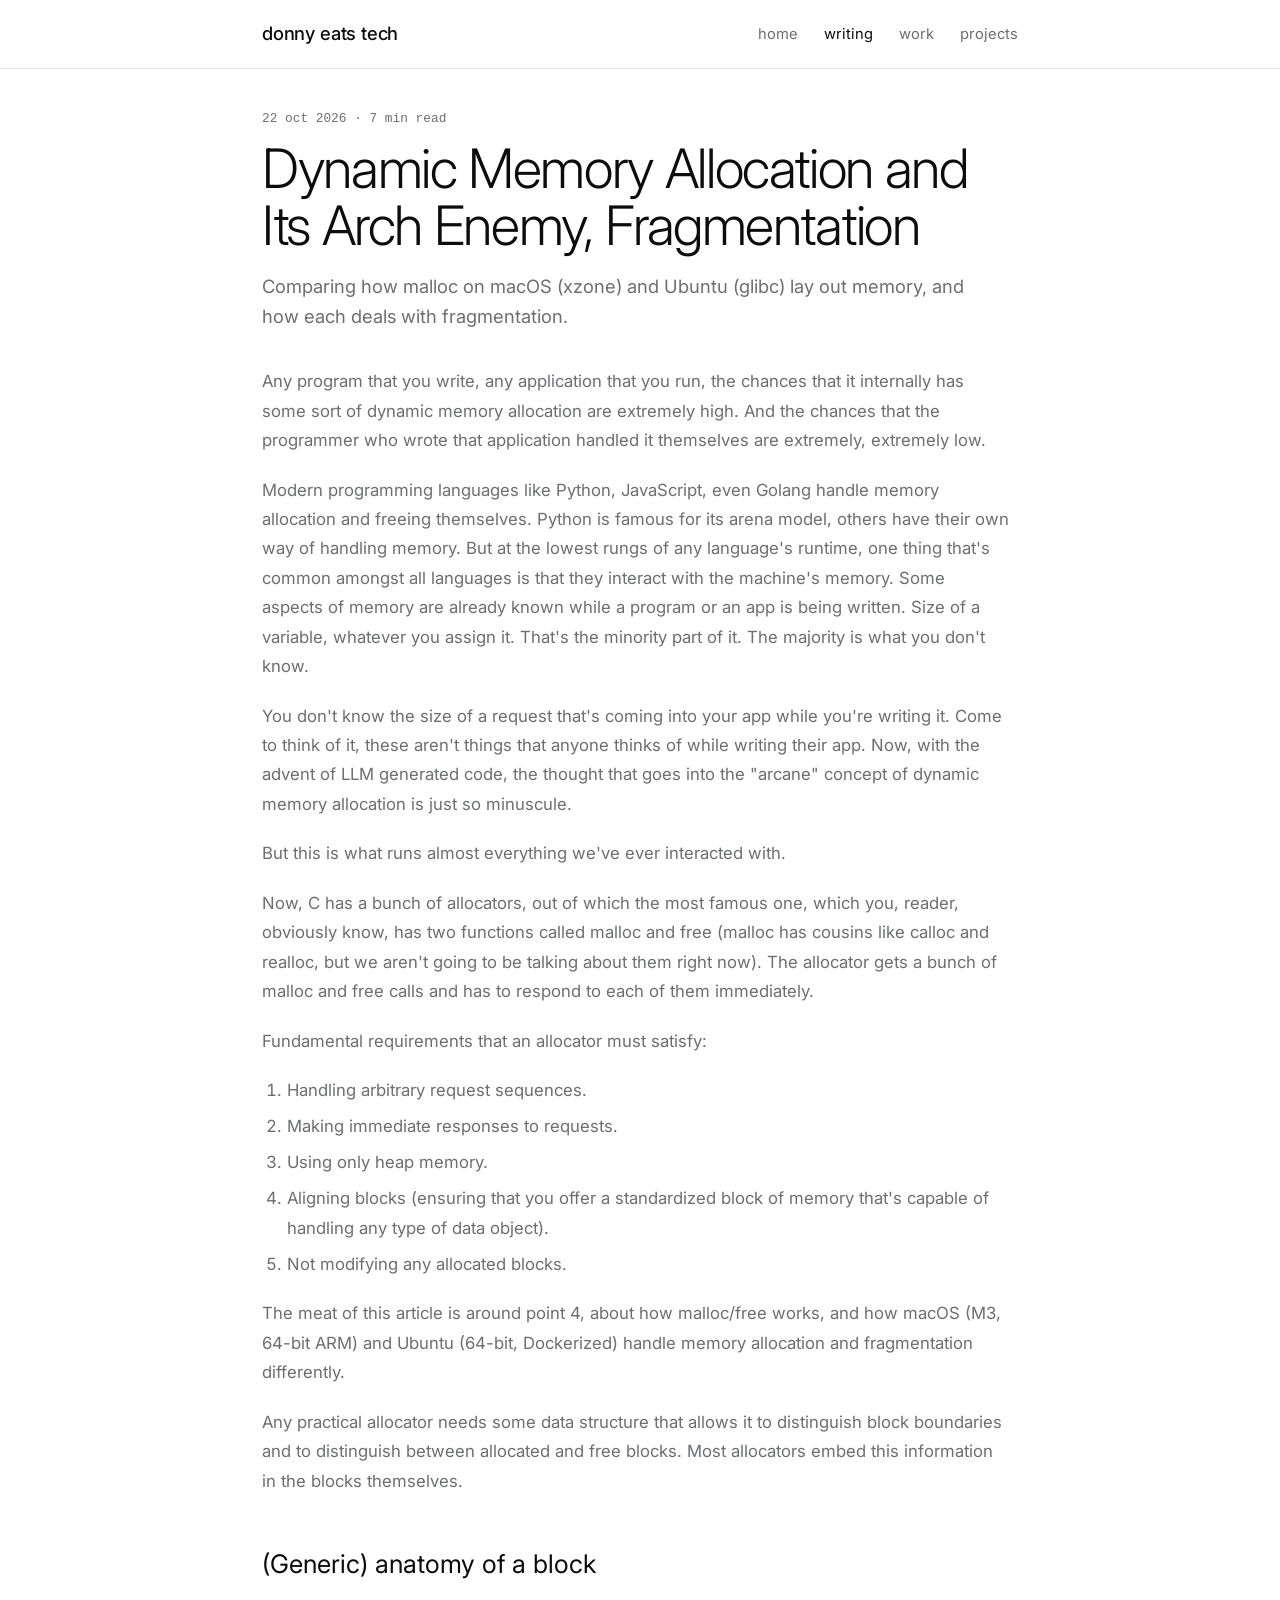
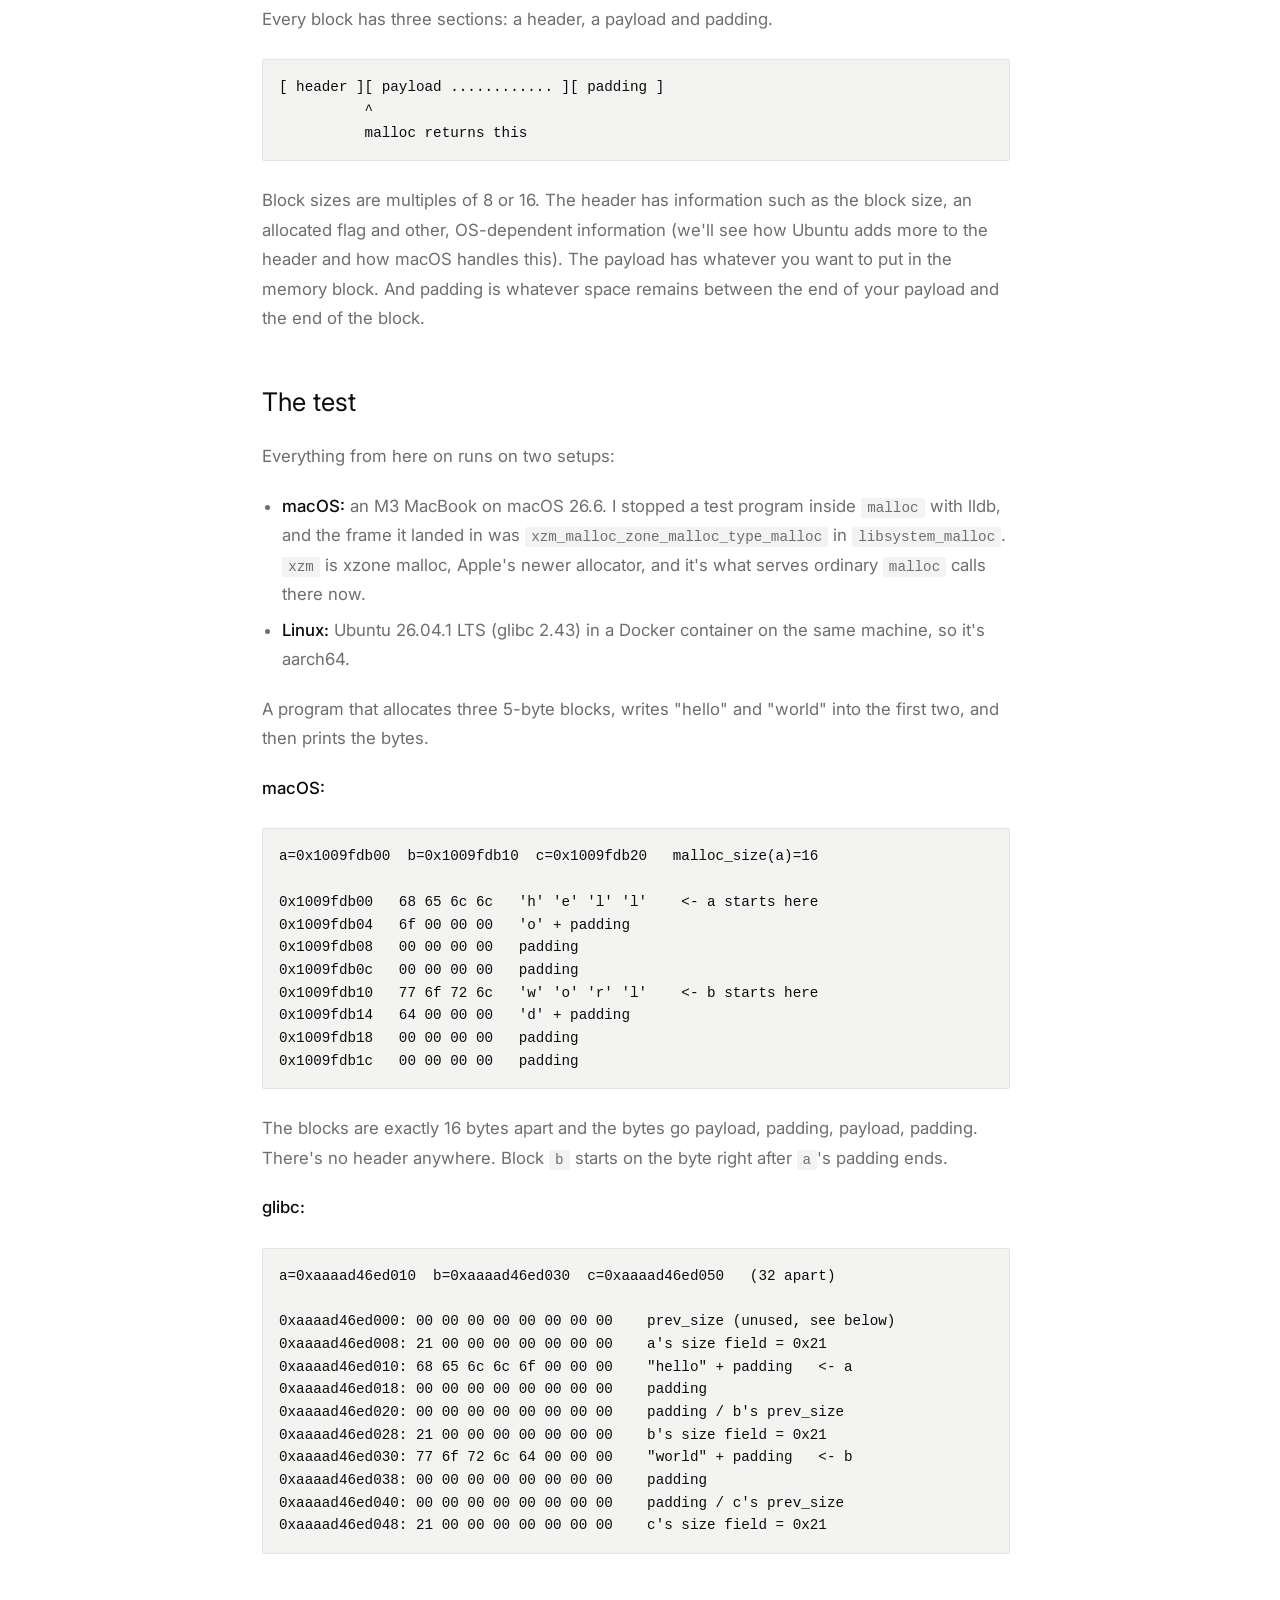
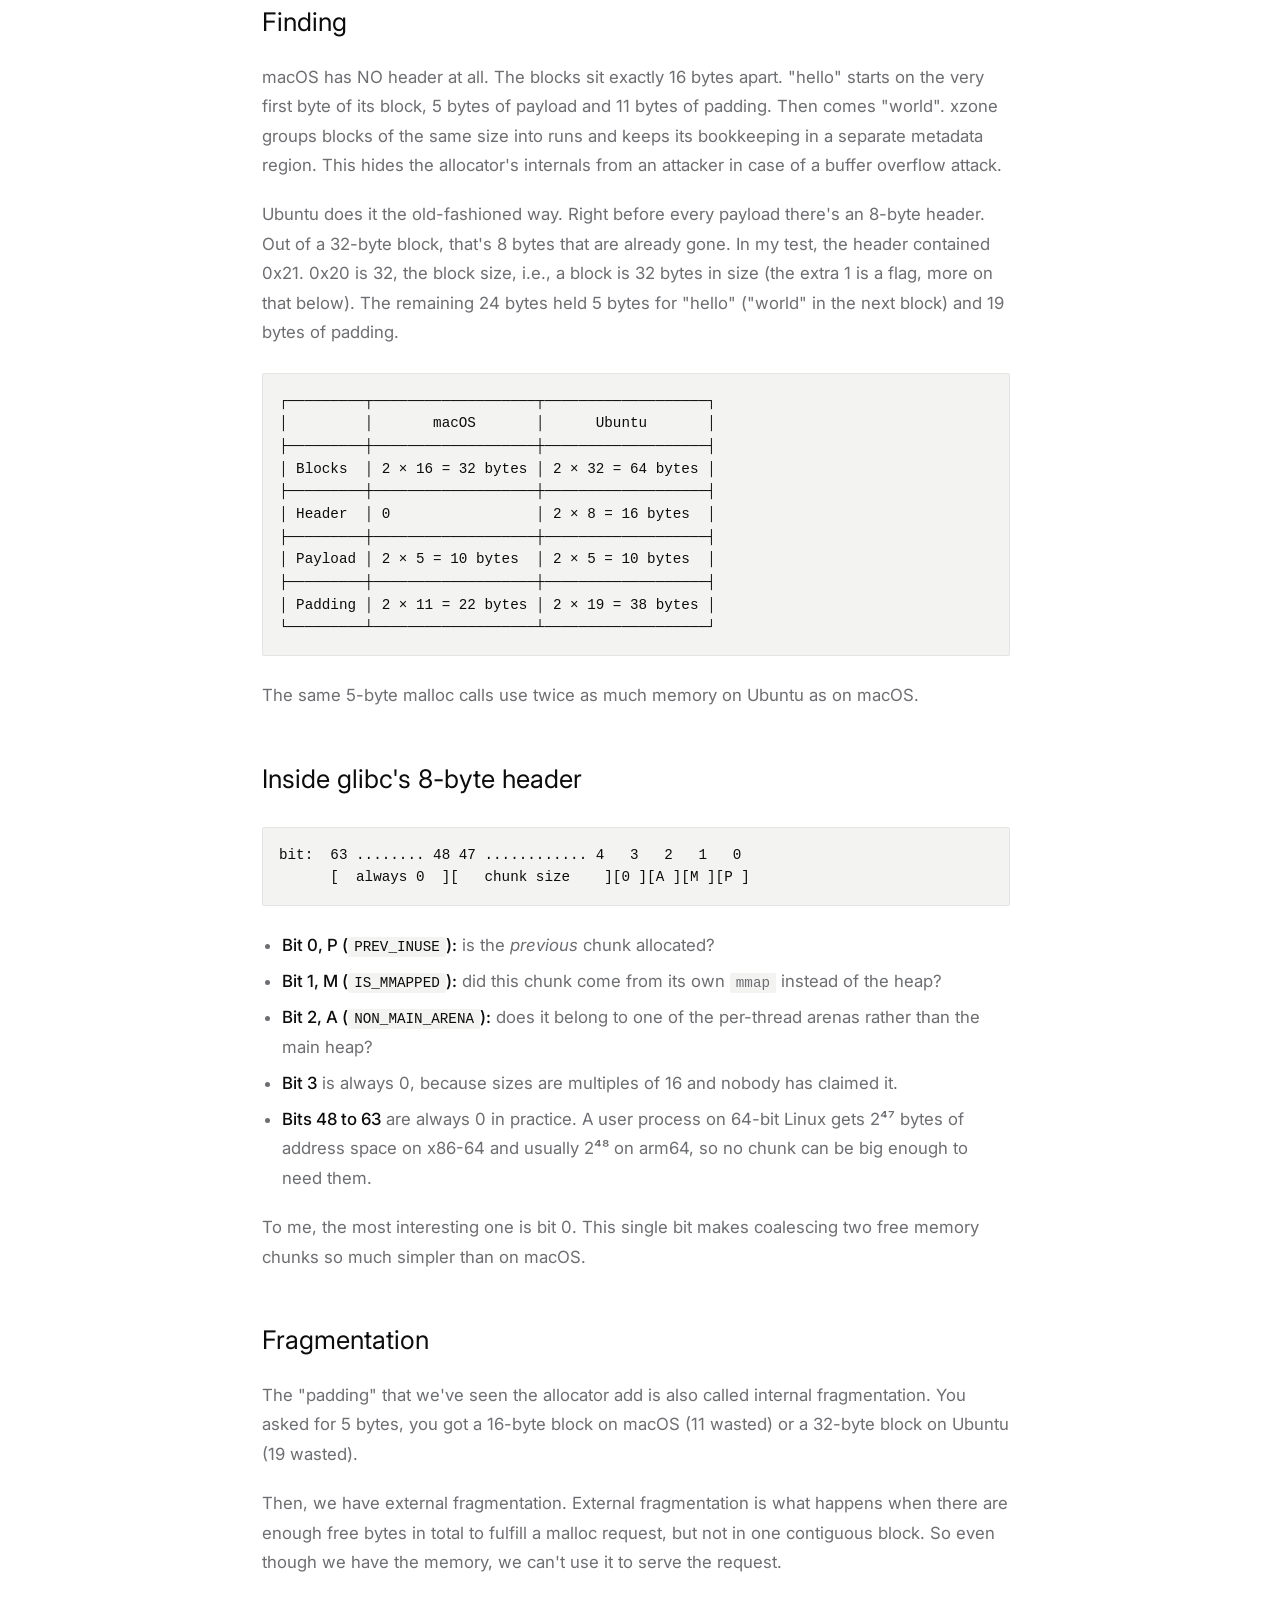
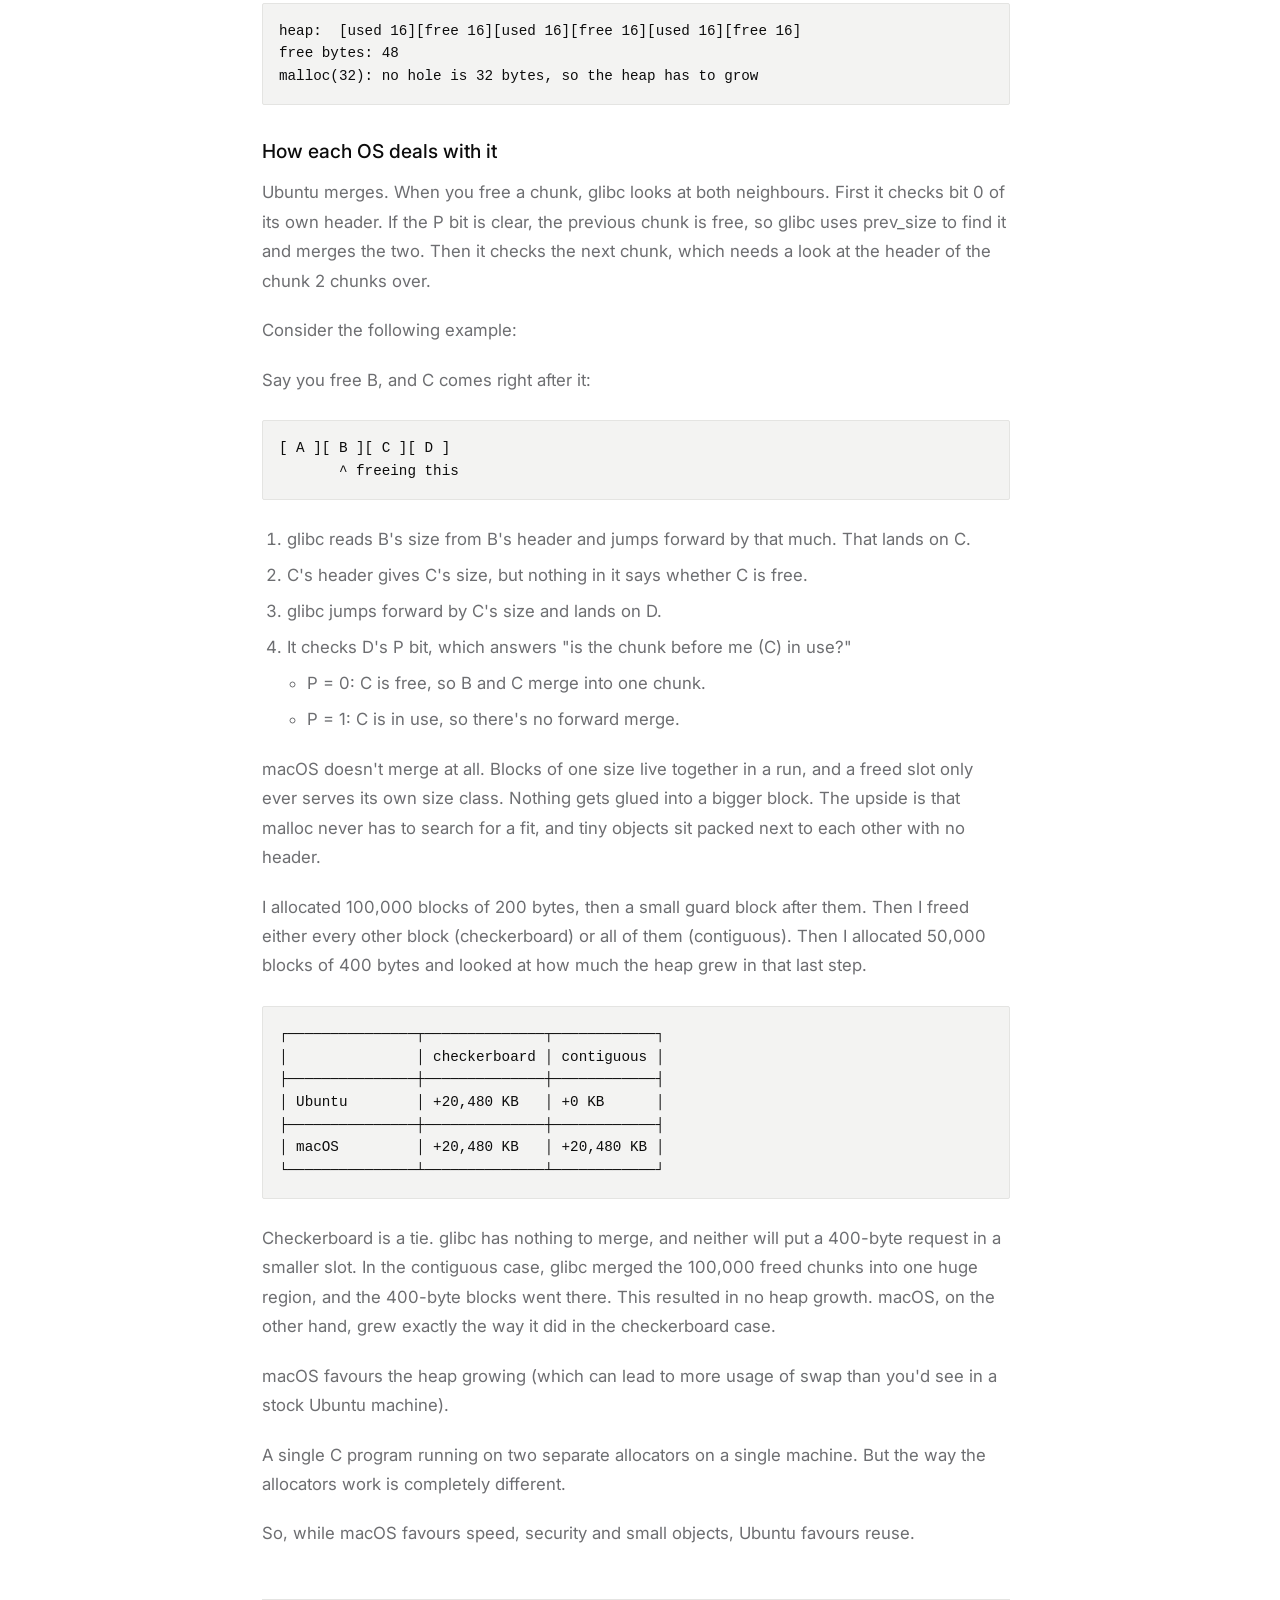
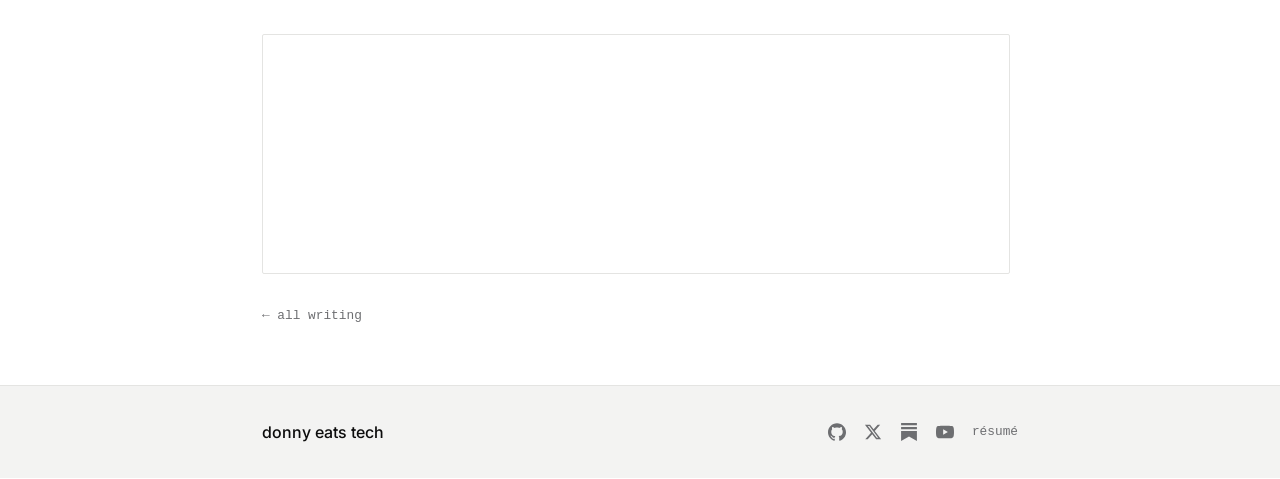
<file: writing/dynamic-memory-allocation-fragmentation/index.html>
<!DOCTYPE html>
<html lang="en">
<head>
  <meta charset="UTF-8">
  <meta name="viewport" content="width=device-width, initial-scale=1.0">

  <title>Dynamic Memory Allocation and Its Arch Enemy, Fragmentation</title>
  <meta name="description" content="Comparing how malloc on macOS (xzone) and Ubuntu (glibc) lay out memory, and how each deals with fragmentation.">
  <meta name="author" content="Donny">
  <meta name="robots" content="index, follow, max-image-preview:large">
  <meta name="theme-color" content="#ffffff">
  <link rel="canonical" href="https://donnyeatstech.com/writing/dynamic-memory-allocation-fragmentation/">
  <link rel="alternate" type="application/rss+xml" title="donny eats tech — writing" href="https://donnyeatstech.com/writing/feed.xml">

  <meta property="og:type" content="article">
  <meta property="og:site_name" content="donny eats tech">
  <meta property="og:locale" content="en_US">
  <meta property="og:title" content="Dynamic Memory Allocation and Its Arch Enemy, Fragmentation">
  <meta property="og:description" content="Comparing how malloc on macOS (xzone) and Ubuntu (glibc) lay out memory, and how each deals with fragmentation.">
  <meta property="og:url" content="https://donnyeatstech.com/writing/dynamic-memory-allocation-fragmentation/">
  <meta property="og:image" content="https://donnyeatstech.com/assets/dynamic-memory-allocation-fragmentation.jpg">
  <meta property="og:image:width" content="1024">
  <meta property="og:image:height" content="582">
  <meta property="og:image:alt" content="Circuit board with a processor and memory chips">
  <meta property="article:published_time" content="2026-10-22">
  <meta property="article:author" content="Donny">

  <meta name="twitter:card" content="summary_large_image">
  <meta name="twitter:site" content="@donnyeatstech">
  <meta name="twitter:creator" content="@donnyeatstech">
  <meta name="twitter:title" content="Dynamic Memory Allocation and Its Arch Enemy, Fragmentation">
  <meta name="twitter:description" content="Comparing how malloc on macOS (xzone) and Ubuntu (glibc) lay out memory, and how each deals with fragmentation.">
  <meta name="twitter:image" content="https://donnyeatstech.com/assets/dynamic-memory-allocation-fragmentation.jpg">

  <link rel="preconnect" href="https://fonts.googleapis.com">
  <link rel="preconnect" href="https://fonts.gstatic.com" crossorigin>
  <link rel="stylesheet" href="https://fonts.googleapis.com/css2?family=Inter:wght@300;400;500;600&display=swap">
  <link rel="stylesheet" href="/css/style.css">
  <link rel="icon" href="data:image/svg+xml,<svg xmlns='http://www.w3.org/2000/svg' viewBox='0 0 100 100'><text y='.9em' font-size='90'>&#127869;&#65039;</text></svg>">

  <script type="application/ld+json">
  {
    "@context": "https://schema.org",
    "@graph": [
      {
        "@type": "BlogPosting",
        "@id": "https://donnyeatstech.com/writing/dynamic-memory-allocation-fragmentation/#post",
        "headline": "Dynamic Memory Allocation and Its Arch Enemy, Fragmentation",
        "name": "Dynamic Memory Allocation and Its Arch Enemy, Fragmentation",
        "description": "Comparing how malloc on macOS (xzone) and Ubuntu (glibc) lay out memory, and how each deals with fragmentation.",
        "datePublished": "2026-10-22",
        "dateModified": "2026-10-22",
        "url": "https://donnyeatstech.com/writing/dynamic-memory-allocation-fragmentation/",
        "mainEntityOfPage": { "@type": "WebPage", "@id": "https://donnyeatstech.com/writing/dynamic-memory-allocation-fragmentation/" },
        "author": { "@id": "https://donnyeatstech.com/#person" },
        "publisher": { "@id": "https://donnyeatstech.com/#person" },
        "isPartOf": { "@id": "https://donnyeatstech.com/writing/#page" },
        "inLanguage": "en",
        "keywords": "malloc, dynamic memory allocation, fragmentation, glibc, xzone malloc, macOS, Linux, C"
      },
      {
        "@type": "BreadcrumbList",
        "@id": "https://donnyeatstech.com/writing/dynamic-memory-allocation-fragmentation/#breadcrumb",
        "itemListElement": [
          { "@type": "ListItem", "position": 1, "name": "Home", "item": "https://donnyeatstech.com/" },
          { "@type": "ListItem", "position": 2, "name": "Writing", "item": "https://donnyeatstech.com/writing/" },
          { "@type": "ListItem", "position": 3, "name": "Dynamic Memory Allocation and Its Arch Enemy, Fragmentation" }
        ]
      },
      {
        "@type": "Person",
        "@id": "https://donnyeatstech.com/#person",
        "name": "Donny",
        "alternateName": "donny eats tech",
        "url": "https://donnyeatstech.com/",
        "sameAs": [
          "https://substack.com/@donnyeatstech",
          "https://www.youtube.com/@donnyeatstech",
          "https://x.com/donnyeatstech",
          "https://github.com/donnyeatstech"
        ]
      }
    ]
  }
  </script>
</head>
<body>
  <a href="#main" class="skip-link">skip to content</a>

  <header class="hdr">
    <div class="wrap">
      <a href="/" class="brand">donny eats tech</a>
      <nav class="nav" aria-label="Primary">
        <a href="/">home</a>
        <a href="/writing/" class="active">writing</a>
        <a href="/work/">work</a>
        <a href="/projects/">projects</a>
      </nav>
    </div>
  </header>

  <main class="wrap" id="main">
    <article>
      <header class="post-header">
        <div class="post-date">22 oct 2026 &middot; 7 min read</div>
        <h1>Dynamic Memory Allocation and Its Arch Enemy, Fragmentation</h1>
        <p class="post-sub">Comparing how malloc on macOS (xzone) and Ubuntu (glibc) lay out memory, and how each deals with fragmentation.</p>
      </header>

      <div class="post-content">
        <p>Any program that you write, any application that you run, the chances that it internally has some sort of dynamic memory allocation are extremely high. And the chances that the programmer who wrote that application handled it themselves are extremely, extremely low.</p>
        <p>Modern programming languages like Python, JavaScript, even Golang handle memory allocation and freeing themselves. Python is famous for its arena model, others have their own way of handling memory. But at the lowest rungs of any language's runtime, one thing that's common amongst all languages is that they interact with the machine's memory. Some aspects of memory are already known while a program or an app is being written. Size of a variable, whatever you assign it. That's the minority part of it. The majority is what you don't know.</p>
        <p>You don't know the size of a request that's coming into your app while you're writing it. Come to think of it, these aren't things that anyone thinks of while writing their app. Now, with the advent of LLM generated code, the thought that goes into the "arcane" concept of dynamic memory allocation is just so minuscule.</p>
        <p>But this is what runs almost everything we've ever interacted with.</p>
        <p>Now, C has a bunch of allocators, out of which the most famous one, which you, reader, obviously know, has two functions called malloc and free (malloc has cousins like calloc and realloc, but we aren't going to be talking about them right now). The allocator gets a bunch of malloc and free calls and has to respond to each of them immediately.</p>
        <p>Fundamental requirements that an allocator must satisfy:</p>
        <ol><li>Handling arbitrary request sequences.</li><li>Making immediate responses to requests.</li><li>Using only heap memory.</li><li>Aligning blocks (ensuring that you offer a standardized block of memory that's capable of handling any type of data object).</li><li>Not modifying any allocated blocks.</li></ol>
        <p>The meat of this article is around point 4, about how malloc/free works, and how macOS (M3, 64-bit ARM) and Ubuntu (64-bit, Dockerized) handle memory allocation and fragmentation differently.</p>
        <p>Any practical allocator needs some data structure that allows it to distinguish block boundaries and to distinguish between allocated and free blocks. Most allocators embed this information in the blocks themselves.</p>
        <h2>(Generic) anatomy of a block</h2>
        <p>Every block has three sections: a header, a payload and padding.</p>
        <pre><code>[ header ][ payload ............ ][ padding ]
          ^
          malloc returns this</code></pre>
        <p>Block sizes are multiples of 8 or 16. The header has information such as the block size, an allocated flag and other, OS-dependent information (we'll see how Ubuntu adds more to the header and how macOS handles this). The payload has whatever you want to put in the memory block. And padding is whatever space remains between the end of your payload and the end of the block.</p>
        <h2>The test</h2>
        <p>Everything from here on runs on two setups:</p>
        <ul><li><strong>macOS:</strong> an M3 MacBook on macOS 26.6. I stopped a test program inside <code>malloc</code> with lldb, and the frame it landed in was <code>xzm_malloc_zone_malloc_type_malloc</code> in <code>libsystem_malloc</code>. <code>xzm</code> is xzone malloc, Apple's newer allocator, and it's what serves ordinary <code>malloc</code> calls there now.</li><li><strong>Linux:</strong> Ubuntu 26.04.1 LTS (glibc 2.43) in a Docker container on the same machine, so it's aarch64.</li></ul>
        <p>A program that allocates three 5-byte blocks, writes "hello" and "world" into the first two, and then prints the bytes.</p>
        <p><strong>macOS:</strong></p>
        <pre><code>a=0x1009fdb00  b=0x1009fdb10  c=0x1009fdb20   malloc_size(a)=16

0x1009fdb00   68 65 6c 6c   'h' 'e' 'l' 'l'    &lt;- a starts here
0x1009fdb04   6f 00 00 00   'o' + padding
0x1009fdb08   00 00 00 00   padding
0x1009fdb0c   00 00 00 00   padding
0x1009fdb10   77 6f 72 6c   'w' 'o' 'r' 'l'    &lt;- b starts here
0x1009fdb14   64 00 00 00   'd' + padding
0x1009fdb18   00 00 00 00   padding
0x1009fdb1c   00 00 00 00   padding</code></pre>
        <p>The blocks are exactly 16 bytes apart and the bytes go payload, padding, payload, padding. There's no header anywhere. Block <code>b</code> starts on the byte right after <code>a</code>'s padding ends.</p>
        <p><strong>glibc:</strong></p>
        <pre><code>a=0xaaaad46ed010  b=0xaaaad46ed030  c=0xaaaad46ed050   (32 apart)

0xaaaad46ed000: 00 00 00 00 00 00 00 00    prev_size (unused, see below)
0xaaaad46ed008: 21 00 00 00 00 00 00 00    a's size field = 0x21
0xaaaad46ed010: 68 65 6c 6c 6f 00 00 00    "hello" + padding   &lt;- a
0xaaaad46ed018: 00 00 00 00 00 00 00 00    padding
0xaaaad46ed020: 00 00 00 00 00 00 00 00    padding / b's prev_size
0xaaaad46ed028: 21 00 00 00 00 00 00 00    b's size field = 0x21
0xaaaad46ed030: 77 6f 72 6c 64 00 00 00    "world" + padding   &lt;- b
0xaaaad46ed038: 00 00 00 00 00 00 00 00    padding
0xaaaad46ed040: 00 00 00 00 00 00 00 00    padding / c's prev_size
0xaaaad46ed048: 21 00 00 00 00 00 00 00    c's size field = 0x21</code></pre>
        <h2>Finding</h2>
        <p>macOS has NO header at all. The blocks sit exactly 16 bytes apart. "hello" starts on the very first byte of its block, 5 bytes of payload and 11 bytes of padding. Then comes "world". xzone groups blocks of the same size into runs and keeps its bookkeeping in a separate metadata region. This hides the allocator's internals from an attacker in case of a buffer overflow attack.</p>
        <p>Ubuntu does it the old-fashioned way. Right before every payload there's an 8-byte header. Out of a 32-byte block, that's 8 bytes that are already gone. In my test, the header contained 0x21. 0x20 is 32, the block size, i.e., a block is 32 bytes in size (the extra 1 is a flag, more on that below). The remaining 24 bytes held 5 bytes for "hello" ("world" in the next block) and 19 bytes of padding.</p>
        <pre><code>┌─────────┬───────────────────┬───────────────────┐
│         │       macOS       │      Ubuntu       │
├─────────┼───────────────────┼───────────────────┤
│ Blocks  │ 2 × 16 = 32 bytes │ 2 × 32 = 64 bytes │
├─────────┼───────────────────┼───────────────────┤
│ Header  │ 0                 │ 2 × 8 = 16 bytes  │
├─────────┼───────────────────┼───────────────────┤
│ Payload │ 2 × 5 = 10 bytes  │ 2 × 5 = 10 bytes  │
├─────────┼───────────────────┼───────────────────┤
│ Padding │ 2 × 11 = 22 bytes │ 2 × 19 = 38 bytes │
└─────────┴───────────────────┴───────────────────┘</code></pre>
        <p>The same 5-byte malloc calls use twice as much memory on Ubuntu as on macOS.</p>
        <h2>Inside glibc's 8-byte header</h2>
        <pre><code>bit:  63 ........ 48 47 ............ 4   3   2   1   0
      [  always 0  ][   chunk size    ][0 ][A ][M ][P ]</code></pre>
        <ul><li><strong>Bit 0, P (<code>PREV_INUSE</code>):</strong> is the <em>previous</em> chunk allocated?</li><li><strong>Bit 1, M (<code>IS_MMAPPED</code>):</strong> did this chunk come from its own <code>mmap</code> instead of the heap?</li><li><strong>Bit 2, A (<code>NON_MAIN_ARENA</code>):</strong> does it belong to one of the per-thread arenas rather than the main heap?</li><li><strong>Bit 3</strong> is always 0, because sizes are multiples of 16 and nobody has claimed it.</li><li><strong>Bits 48 to 63</strong> are always 0 in practice. A user process on 64-bit Linux gets 2⁴⁷ bytes of address space on x86-64 and usually 2⁴⁸ on arm64, so no chunk can be big enough to need them.</li></ul>
        <p>To me, the most interesting one is bit 0. This single bit makes coalescing two free memory chunks so much simpler than on macOS.</p>
        <h2>Fragmentation</h2>
        <p>The "padding" that we've seen the allocator add is also called internal fragmentation. You asked for 5 bytes, you got a 16-byte block on macOS (11 wasted) or a 32-byte block on Ubuntu (19 wasted).</p>
        <p>Then, we have external fragmentation. External fragmentation is what happens when there are enough free bytes in total to fulfill a malloc request, but not in one contiguous block. So even though we have the memory, we can't use it to serve the request.</p>
        <pre><code>heap:  [used 16][free 16][used 16][free 16][used 16][free 16]
free bytes: 48
malloc(32): no hole is 32 bytes, so the heap has to grow</code></pre>
        <h3>How each OS deals with it</h3>
        <p>Ubuntu merges. When you free a chunk, glibc looks at both neighbours. First it checks bit 0 of its own header. If the P bit is clear, the previous chunk is free, so glibc uses prev_size to find it and merges the two. Then it checks the next chunk, which needs a look at the header of the chunk 2 chunks over.</p>
        <p>Consider the following example:</p>
        <p>Say you free B, and C comes right after it:</p>
        <pre><code>[ A ][ B ][ C ][ D ]
       ^ freeing this</code></pre>
        <ol><li>glibc reads B's size from B's header and jumps forward by that much. That lands on C.</li><li>C's header gives C's size, but nothing in it says whether C is free.</li><li>glibc jumps forward by C's size and lands on D.</li><li>It checks D's P bit, which answers "is the chunk before me (C) in use?"<ul><li>P = 0: C is free, so B and C merge into one chunk.</li><li>P = 1: C is in use, so there's no forward merge.</li></ul></li></ol>
        <p>macOS doesn't merge at all. Blocks of one size live together in a run, and a freed slot only ever serves its own size class. Nothing gets glued into a bigger block. The upside is that malloc never has to search for a fit, and tiny objects sit packed next to each other with no header.</p>
        <p>I allocated 100,000 blocks of 200 bytes, then a small guard block after them. Then I freed either every other block (checkerboard) or all of them (contiguous). Then I allocated 50,000 blocks of 400 bytes and looked at how much the heap grew in that last step.</p>
        <pre><code>┌───────────────┬──────────────┬────────────┐
│               │ checkerboard │ contiguous │
├───────────────┼──────────────┼────────────┤
│ Ubuntu        │ +20,480 KB   │ +0 KB      │
├───────────────┼──────────────┼────────────┤
│ macOS         │ +20,480 KB   │ +20,480 KB │
└───────────────┴──────────────┴────────────┘</code></pre>
        <p>Checkerboard is a tie. glibc has nothing to merge, and neither will put a 400-byte request in a smaller slot. In the contiguous case, glibc merged the 100,000 freed chunks into one huge region, and the 400-byte blocks went there. This resulted in no heap growth. macOS, on the other hand, grew exactly the way it did in the checkerboard case.</p>
        <p>macOS favours the heap growing (which can lead to more usage of swap than you'd see in a stock Ubuntu machine).</p>
        <p>A single C program running on two separate allocators on a single machine. But the way the allocators work is completely different.</p>
        <p>So, while macOS favours speed, security and small objects, Ubuntu favours reuse.</p>
        <section class="subscribe" aria-label="Subscribe">
          <iframe src="https://donnyeatstech.substack.com/embed" title="Subscribe to Donny eats tech on Substack" loading="lazy" scrolling="no"></iframe>
        </section>
      </div>

      <a class="post-back" href="/writing/">&larr; all writing</a>
    </article>
  </main>

  <footer class="foot">
    <div class="wrap">
      <div class="foot-bottom">
        <span class="fb-brand">donny eats tech</span>
        <div class="foot-social">
          <a href="https://github.com/donnyeatstech" target="_blank" rel="noopener" aria-label="GitHub"><svg viewBox="0 0 24 24" fill="currentColor" aria-hidden="true"><path d="M12 .297c-6.63 0-12 5.373-12 12 0 5.303 3.438 9.8 8.205 11.385.6.113.82-.258.82-.577 0-.285-.01-1.04-.015-2.04-3.338.724-4.042-1.61-4.042-1.61C4.422 18.07 3.633 17.7 3.633 17.7c-1.087-.744.084-.729.084-.729 1.205.084 1.838 1.236 1.838 1.236 1.07 1.835 2.809 1.305 3.495.998.108-.776.417-1.305.76-1.604-2.665-.3-5.466-1.332-5.466-5.93 0-1.31.465-2.38 1.235-3.22-.135-.303-.54-1.523.105-3.176 0 0 1.005-.322 3.3 1.23.96-.267 1.98-.399 3-.405 1.02.006 2.04.138 3 .405 2.28-1.552 3.285-1.23 3.285-1.23.645 1.653.24 2.873.12 3.176.765.84 1.23 1.91 1.23 3.22 0 4.61-2.805 5.62-5.475 5.92.42.36.81 1.096.81 2.22 0 1.606-.015 2.896-.015 3.286 0 .315.21.69.825.57C20.565 22.092 24 17.592 24 12.297c0-6.627-5.373-12-12-12"/></svg></a>
          <a href="https://x.com/donnyeatstech" target="_blank" rel="noopener" aria-label="X (Twitter)"><svg viewBox="0 0 24 24" fill="currentColor" aria-hidden="true"><path d="M18.244 2.25h3.308l-7.227 8.26 8.502 11.24H16.17l-5.214-6.817L4.99 21.75H1.68l7.73-8.835L1.254 2.25H8.08l4.713 6.231zm-1.161 17.52h1.833L7.084 4.126H5.117z"/></svg></a>
          <a href="https://substack.com/@donnyeatstech" target="_blank" rel="noopener" aria-label="Substack"><svg viewBox="0 0 24 24" fill="currentColor" aria-hidden="true"><path d="M22.539 8.242H1.46V5.406h21.08v2.836zM1.46 10.812V24L12 18.11 22.54 24V10.812H1.46zM22.54 0H1.46v2.836h21.08V0z"/></svg></a>
          <a href="https://www.youtube.com/@donnyeatstech" target="_blank" rel="noopener" aria-label="YouTube"><svg viewBox="0 0 24 24" fill="currentColor" aria-hidden="true"><path d="M23.498 6.186a3.016 3.016 0 0 0-2.122-2.136C19.505 3.545 12 3.545 12 3.545s-7.505 0-9.377.505A3.017 3.017 0 0 0 .502 6.186C0 8.07 0 12 0 12s0 3.93.502 5.814a3.016 3.016 0 0 0 2.122 2.136c1.871.505 9.376.505 9.376.505s7.505 0 9.377-.505a3.015 3.015 0 0 0 2.122-2.136C24 15.93 24 12 24 12s0-3.93-.502-5.814zM9.545 15.568V8.432L15.818 12l-6.273 3.568z"/></svg></a>
          <a href="/work/resume.pdf" target="_blank" rel="noopener" class="fb-resume">résumé</a>
        </div>
      </div>
    </div>
  </footer>
</body>
</html>
</file>
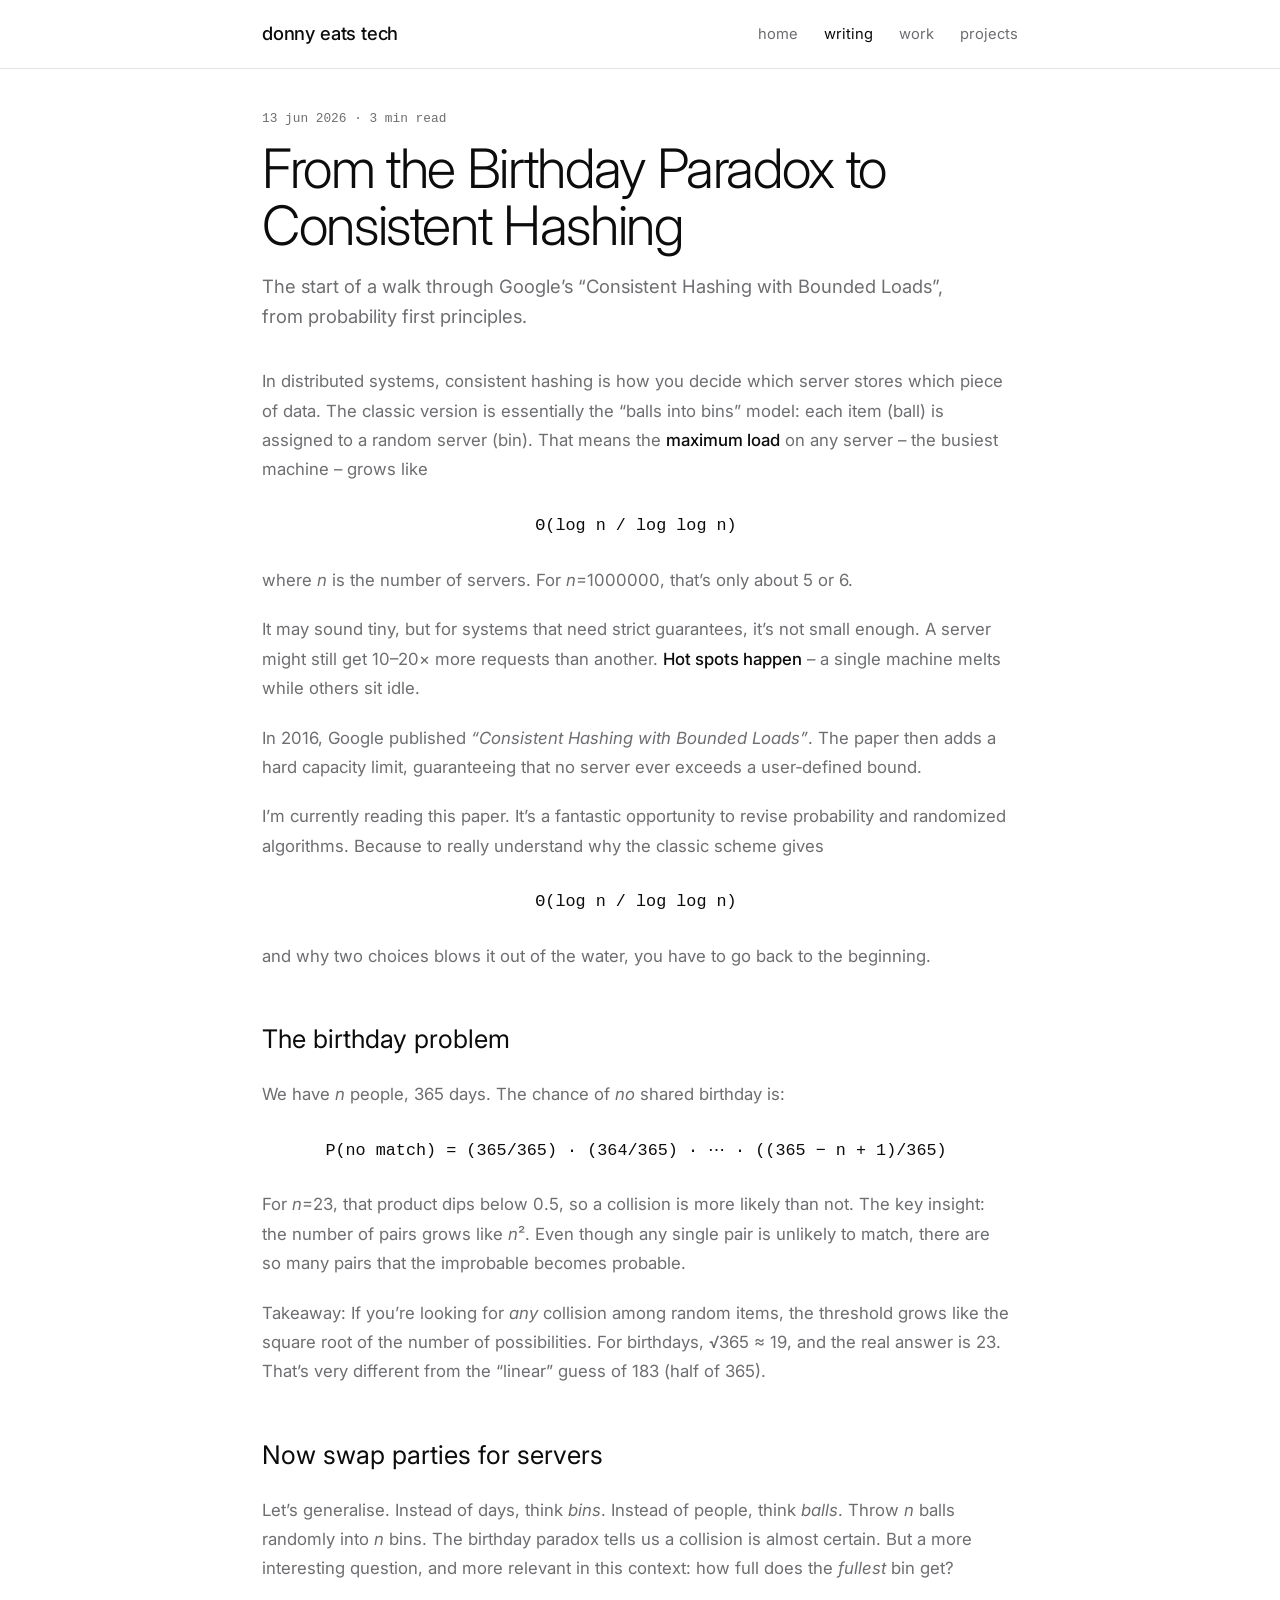
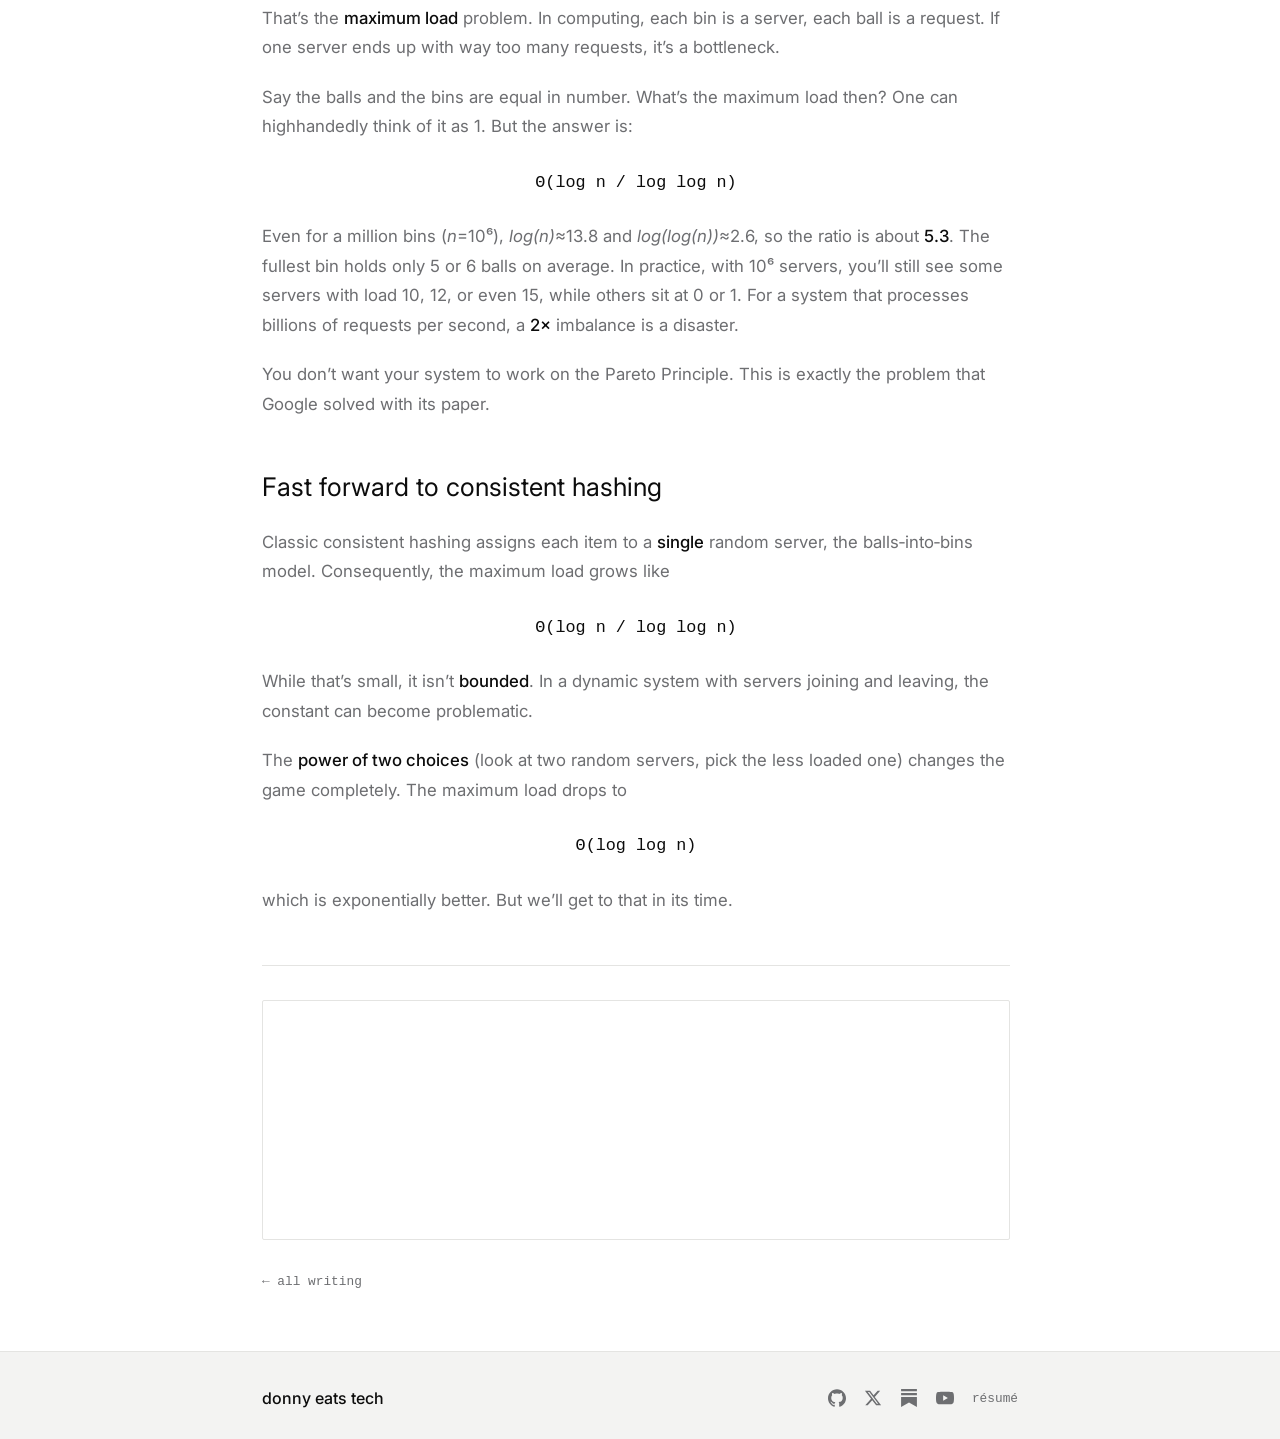
<file: writing/from-birthday-paradox-to-consistent-hashing/index.html>
<!DOCTYPE html>
<html lang="en">
<head>
  <meta charset="UTF-8">
  <meta name="viewport" content="width=device-width, initial-scale=1.0">

  <title>Birthday paradox → consistent hashing: the max-load problem</title>
  <meta name="description" content="How the birthday problem and balls-into-bins explain why classic consistent hashing leaves hot spots — and where the power of two choices comes in.">
  <meta name="author" content="Donny">
  <meta name="robots" content="index, follow, max-image-preview:large">
  <meta name="theme-color" content="#ffffff">
  <link rel="canonical" href="https://donnyeatstech.com/writing/from-birthday-paradox-to-consistent-hashing/">
  <link rel="alternate" type="application/rss+xml" title="donny eats tech — writing" href="https://donnyeatstech.com/writing/feed.xml">

  <meta property="og:type" content="article">
  <meta property="og:site_name" content="donny eats tech">
  <meta property="og:locale" content="en_US">
  <meta property="og:title" content="From the Birthday Paradox to Consistent Hashing">
  <meta property="og:description" content="How the birthday problem and balls-into-bins explain why classic consistent hashing leaves hot spots — and where the power of two choices comes in.">
  <meta property="og:url" content="https://donnyeatstech.com/writing/from-birthday-paradox-to-consistent-hashing/">
  <meta property="og:image" content="https://donnyeatstech.com/og.png">
  <meta property="og:image:width" content="1200">
  <meta property="og:image:height" content="630">
  <meta property="og:image:alt" content="donny eats tech">
  <meta property="article:published_time" content="2026-06-13">
  <meta property="article:author" content="Donny">

  <meta name="twitter:card" content="summary_large_image">
  <meta name="twitter:site" content="@donnyeatstech">
  <meta name="twitter:creator" content="@donnyeatstech">
  <meta name="twitter:title" content="From the Birthday Paradox to Consistent Hashing">
  <meta name="twitter:description" content="How the birthday problem and balls-into-bins explain why classic consistent hashing leaves hot spots — and where the power of two choices comes in.">
  <meta name="twitter:image" content="https://donnyeatstech.com/og.png">

  <link rel="preconnect" href="https://fonts.googleapis.com">
  <link rel="preconnect" href="https://fonts.gstatic.com" crossorigin>
  <link rel="stylesheet" href="https://fonts.googleapis.com/css2?family=Inter:wght@300;400;500;600&display=swap">
  <link rel="stylesheet" href="/css/style.css">
  <link rel="icon" href="data:image/svg+xml,<svg xmlns='http://www.w3.org/2000/svg' viewBox='0 0 100 100'><text y='.9em' font-size='90'>&#127869;&#65039;</text></svg>">

  <script type="application/ld+json">
  {
    "@context": "https://schema.org",
    "@graph": [
      {
        "@type": "BlogPosting",
        "@id": "https://donnyeatstech.com/writing/from-birthday-paradox-to-consistent-hashing/#post",
        "headline": "Birthday paradox \u2192 consistent hashing: the max-load problem",
        "name": "From the Birthday Paradox to Consistent Hashing",
        "description": "How the birthday problem and balls-into-bins explain why classic consistent hashing leaves hot spots \u2014 and where the power of two choices comes in.",
        "datePublished": "2026-06-13",
        "dateModified": "2026-06-13",
        "url": "https://donnyeatstech.com/writing/from-birthday-paradox-to-consistent-hashing/",
        "mainEntityOfPage": { "@type": "WebPage", "@id": "https://donnyeatstech.com/writing/from-birthday-paradox-to-consistent-hashing/" },
        "author": { "@id": "https://donnyeatstech.com/#person" },
        "publisher": { "@id": "https://donnyeatstech.com/#person" },
        "isPartOf": { "@id": "https://donnyeatstech.com/writing/#page" },
        "inLanguage": "en",
        "keywords": "consistent hashing, birthday paradox, balls into bins, maximum load, power of two choices, distributed systems"
      },
      {
        "@type": "BreadcrumbList",
        "@id": "https://donnyeatstech.com/writing/from-birthday-paradox-to-consistent-hashing/#breadcrumb",
        "itemListElement": [
          { "@type": "ListItem", "position": 1, "name": "Home", "item": "https://donnyeatstech.com/" },
          { "@type": "ListItem", "position": 2, "name": "Writing", "item": "https://donnyeatstech.com/writing/" },
          { "@type": "ListItem", "position": 3, "name": "From the Birthday Paradox to Consistent Hashing" }
        ]
      },
      {
        "@type": "Person",
        "@id": "https://donnyeatstech.com/#person",
        "name": "Donny",
        "alternateName": "donny eats tech",
        "url": "https://donnyeatstech.com/",
        "sameAs": [
          "https://substack.com/@donnyeatstech",
          "https://www.youtube.com/@donnyeatstech",
          "https://x.com/donnyeatstech",
          "https://github.com/donnyeatstech"
        ]
      }
    ]
  }
  </script>
</head>
<body>
  <a href="#main" class="skip-link">skip to content</a>

  <header class="hdr">
    <div class="wrap">
      <a href="/" class="brand">donny eats tech</a>
      <nav class="nav" aria-label="Primary">
        <a href="/">home</a>
        <a href="/writing/" class="active">writing</a>
        <a href="/work/">work</a>
        <a href="/projects/">projects</a>
      </nav>
    </div>
  </header>

  <main class="wrap" id="main">
    <article>
      <header class="post-header">
        <div class="post-date">13 jun 2026 &middot; 3 min read</div>
        <h1>From the Birthday Paradox to Consistent Hashing</h1>
        <p class="post-sub">The start of a walk through Google’s “Consistent Hashing with Bounded Loads”, from probability first principles.</p>
      </header>

      <div class="post-content">
        <p>In distributed systems, consistent hashing is how you decide which server stores which piece of data. The classic version is essentially the “balls into bins” model: each item (ball) is assigned to a random server (bin). That means the <strong>maximum load</strong> on any server – the busiest machine – grows like</p>
        <p class="math"><code>Θ(log n / log log n)</code></p>
        <p>where <em>n</em> is the number of servers. For <em>n</em>=1000000, that’s only about 5 or 6.</p>
        <p>It may sound tiny, but for systems that need strict guarantees, it’s not small enough. A server might still get 10–20× more requests than another. <strong>Hot spots happen</strong> – a single machine melts while others sit idle.</p>
        <p>In 2016, Google published <em>“Consistent Hashing with Bounded Loads”</em>. The paper then adds a hard capacity limit, guaranteeing that no server ever exceeds a user‑defined bound.</p>
        <p>I’m currently reading this paper. It’s a fantastic opportunity to revise probability and randomized algorithms. Because to really understand why the classic scheme gives</p>
        <p class="math"><code>Θ(log n / log log n)</code></p>
        <p>and why two choices blows it out of the water, you have to go back to the beginning.</p>
        <h2>The birthday problem</h2>
        <p>We have <em>n</em> people, 365 days. The chance of <em>no</em> shared birthday is:</p>
        <p class="math"><code>P(no match) = (365/365) · (364/365) · ⋯ · ((365 − n + 1)/365)</code></p>
        <p>For <em>n</em>=23, that product dips below 0.5, so a collision is more likely than not. The key insight: the number of pairs grows like <em>n</em>². Even though any single pair is unlikely to match, there are so many pairs that the improbable becomes probable.</p>
        <p>Takeaway: If you’re looking for <em>any</em> collision among random items, the threshold grows like the square root of the number of possibilities. For birthdays, √365 ≈ 19, and the real answer is 23. That’s very different from the “linear” guess of 183 (half of 365).</p>
        <h2>Now swap parties for servers</h2>
        <p>Let’s generalise. Instead of days, think <em>bins</em>. Instead of people, think <em>balls</em>. Throw <em>n</em> balls randomly into <em>n</em> bins. The birthday paradox tells us a collision is almost certain. But a more interesting question, and more relevant in this context: how full does the <em>fullest</em> bin get?</p>
        <p>That’s the <strong>maximum load</strong> problem. In computing, each bin is a server, each ball is a request. If one server ends up with way too many requests, it’s a bottleneck.</p>
        <p>Say the balls and the bins are equal in number. What’s the maximum load then? One can highhandedly think of it as 1. But the answer is:</p>
        <p class="math"><code>Θ(log n / log log n)</code></p>
        <p>Even for a million bins (<em>n</em>=10⁶), <em>log(n)</em>≈13.8 and <em>log(log(n))</em>≈2.6, so the ratio is about <strong>5.3</strong>. The fullest bin holds only 5 or 6 balls on average. In practice, with 10⁶ servers, you’ll still see some servers with load 10, 12, or even 15, while others sit at 0 or 1. For a system that processes billions of requests per second, a <strong>2×</strong> imbalance is a disaster.</p>
        <p>You don’t want your system to work on the Pareto Principle. This is exactly the problem that Google solved with its paper.</p>
        <h2>Fast forward to consistent hashing</h2>
        <p>Classic consistent hashing assigns each item to a <strong>single</strong> random server, the balls‑into‑bins model. Consequently, the maximum load grows like</p>
        <p class="math"><code>Θ(log n / log log n)</code></p>
        <p>While that’s small, it isn’t <strong>bounded</strong>. In a dynamic system with servers joining and leaving, the constant can become problematic.</p>
        <p>The <strong>power of two choices</strong> (look at two random servers, pick the less loaded one) changes the game completely. The maximum load drops to</p>
        <p class="math"><code>Θ(log log n)</code></p>
        <p>which is exponentially better. But we’ll get to that in its time.</p>
        <section class="subscribe" aria-label="Subscribe">
          <iframe src="https://donnyeatstech.substack.com/embed" title="Subscribe to Donny eats tech on Substack" loading="lazy" scrolling="no"></iframe>
        </section>
      </div>

      <a class="post-back" href="/writing/">&larr; all writing</a>
    </article>
  </main>

  <footer class="foot">
    <div class="wrap">
      <div class="foot-bottom">
        <span class="fb-brand">donny eats tech</span>
        <div class="foot-social">
          <a href="https://github.com/donnyeatstech" target="_blank" rel="noopener" aria-label="GitHub"><svg viewBox="0 0 24 24" fill="currentColor" aria-hidden="true"><path d="M12 .297c-6.63 0-12 5.373-12 12 0 5.303 3.438 9.8 8.205 11.385.6.113.82-.258.82-.577 0-.285-.01-1.04-.015-2.04-3.338.724-4.042-1.61-4.042-1.61C4.422 18.07 3.633 17.7 3.633 17.7c-1.087-.744.084-.729.084-.729 1.205.084 1.838 1.236 1.838 1.236 1.07 1.835 2.809 1.305 3.495.998.108-.776.417-1.305.76-1.604-2.665-.3-5.466-1.332-5.466-5.93 0-1.31.465-2.38 1.235-3.22-.135-.303-.54-1.523.105-3.176 0 0 1.005-.322 3.3 1.23.96-.267 1.98-.399 3-.405 1.02.006 2.04.138 3 .405 2.28-1.552 3.285-1.23 3.285-1.23.645 1.653.24 2.873.12 3.176.765.84 1.23 1.91 1.23 3.22 0 4.61-2.805 5.62-5.475 5.92.42.36.81 1.096.81 2.22 0 1.606-.015 2.896-.015 3.286 0 .315.21.69.825.57C20.565 22.092 24 17.592 24 12.297c0-6.627-5.373-12-12-12"/></svg></a>
          <a href="https://x.com/donnyeatstech" target="_blank" rel="noopener" aria-label="X (Twitter)"><svg viewBox="0 0 24 24" fill="currentColor" aria-hidden="true"><path d="M18.244 2.25h3.308l-7.227 8.26 8.502 11.24H16.17l-5.214-6.817L4.99 21.75H1.68l7.73-8.835L1.254 2.25H8.08l4.713 6.231zm-1.161 17.52h1.833L7.084 4.126H5.117z"/></svg></a>
          <a href="https://substack.com/@donnyeatstech" target="_blank" rel="noopener" aria-label="Substack"><svg viewBox="0 0 24 24" fill="currentColor" aria-hidden="true"><path d="M22.539 8.242H1.46V5.406h21.08v2.836zM1.46 10.812V24L12 18.11 22.54 24V10.812H1.46zM22.54 0H1.46v2.836h21.08V0z"/></svg></a>
          <a href="https://www.youtube.com/@donnyeatstech" target="_blank" rel="noopener" aria-label="YouTube"><svg viewBox="0 0 24 24" fill="currentColor" aria-hidden="true"><path d="M23.498 6.186a3.016 3.016 0 0 0-2.122-2.136C19.505 3.545 12 3.545 12 3.545s-7.505 0-9.377.505A3.017 3.017 0 0 0 .502 6.186C0 8.07 0 12 0 12s0 3.93.502 5.814a3.016 3.016 0 0 0 2.122 2.136c1.871.505 9.376.505 9.376.505s7.505 0 9.377-.505a3.015 3.015 0 0 0 2.122-2.136C24 15.93 24 12 24 12s0-3.93-.502-5.814zM9.545 15.568V8.432L15.818 12l-6.273 3.568z"/></svg></a>
          <a href="/work/resume.pdf" target="_blank" rel="noopener" class="fb-resume">résumé</a>
        </div>
      </div>
    </div>
  </footer>
</body>
</html>
</file>
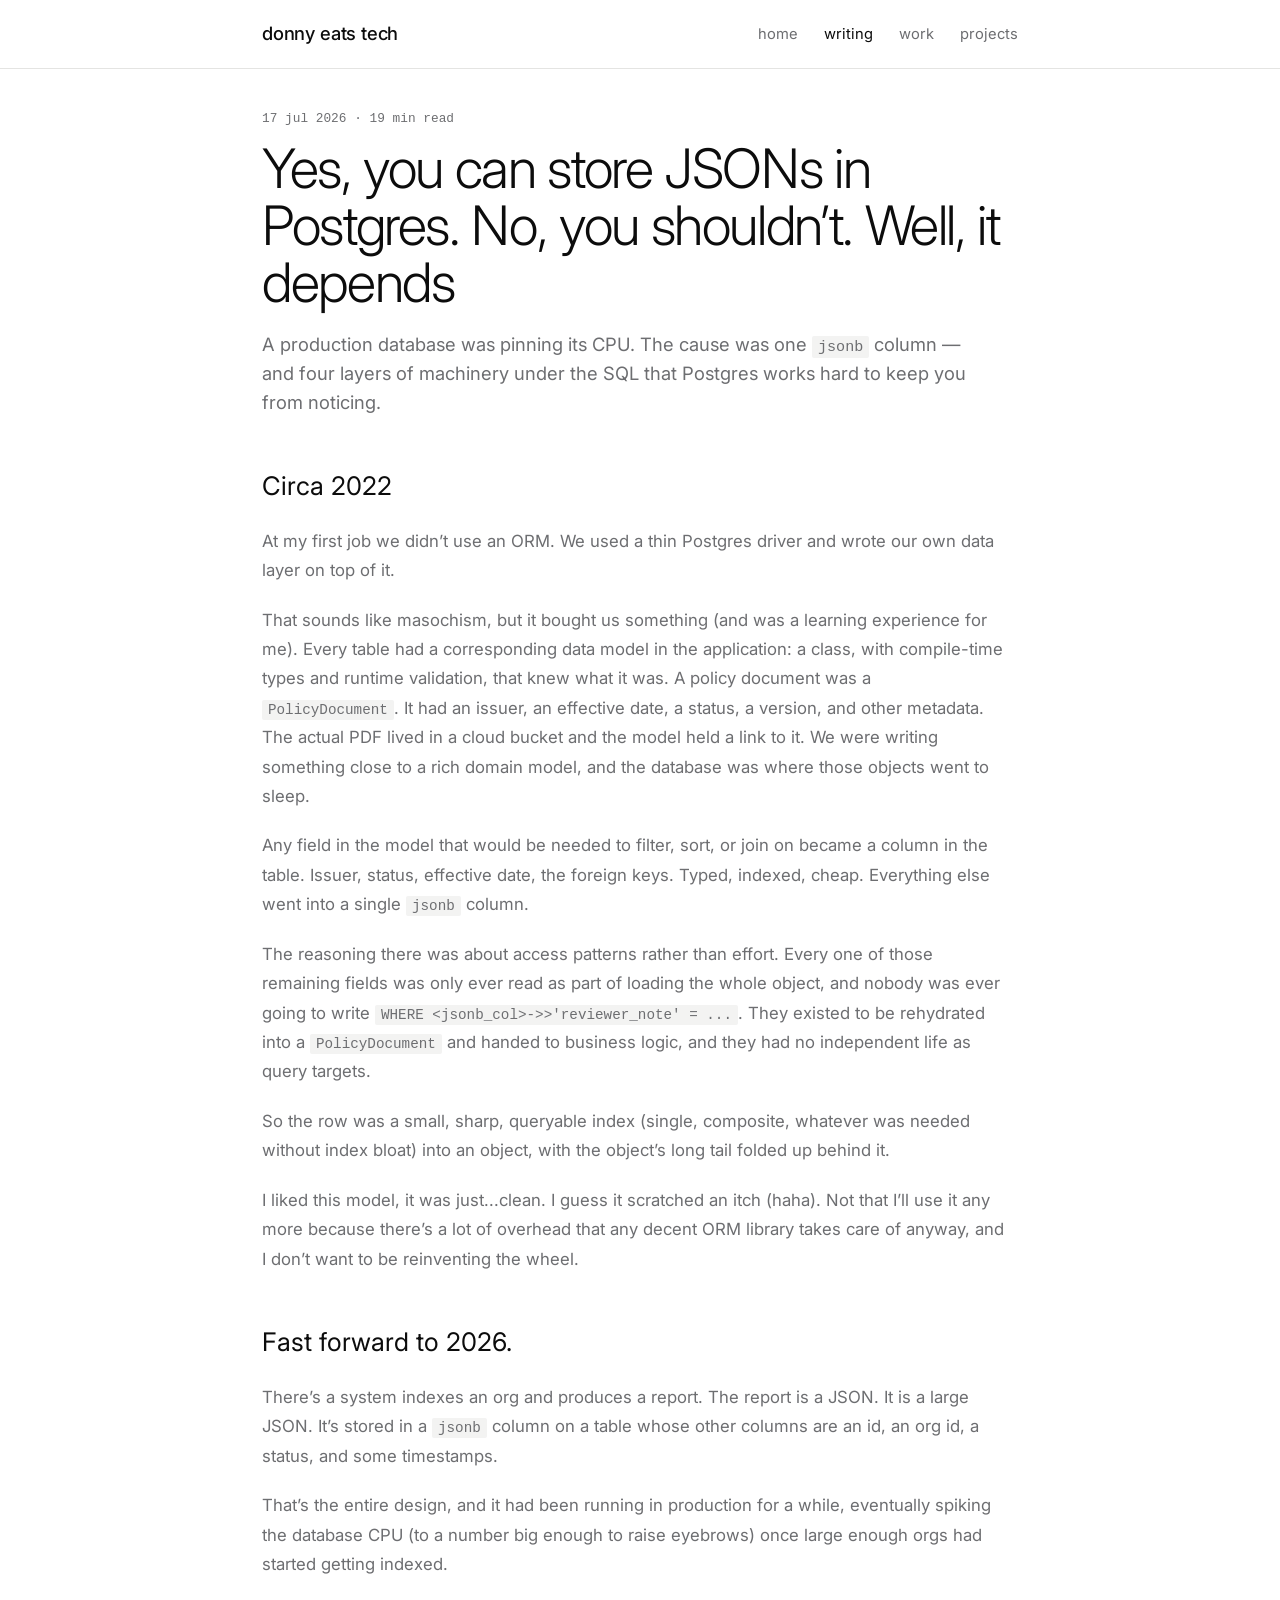
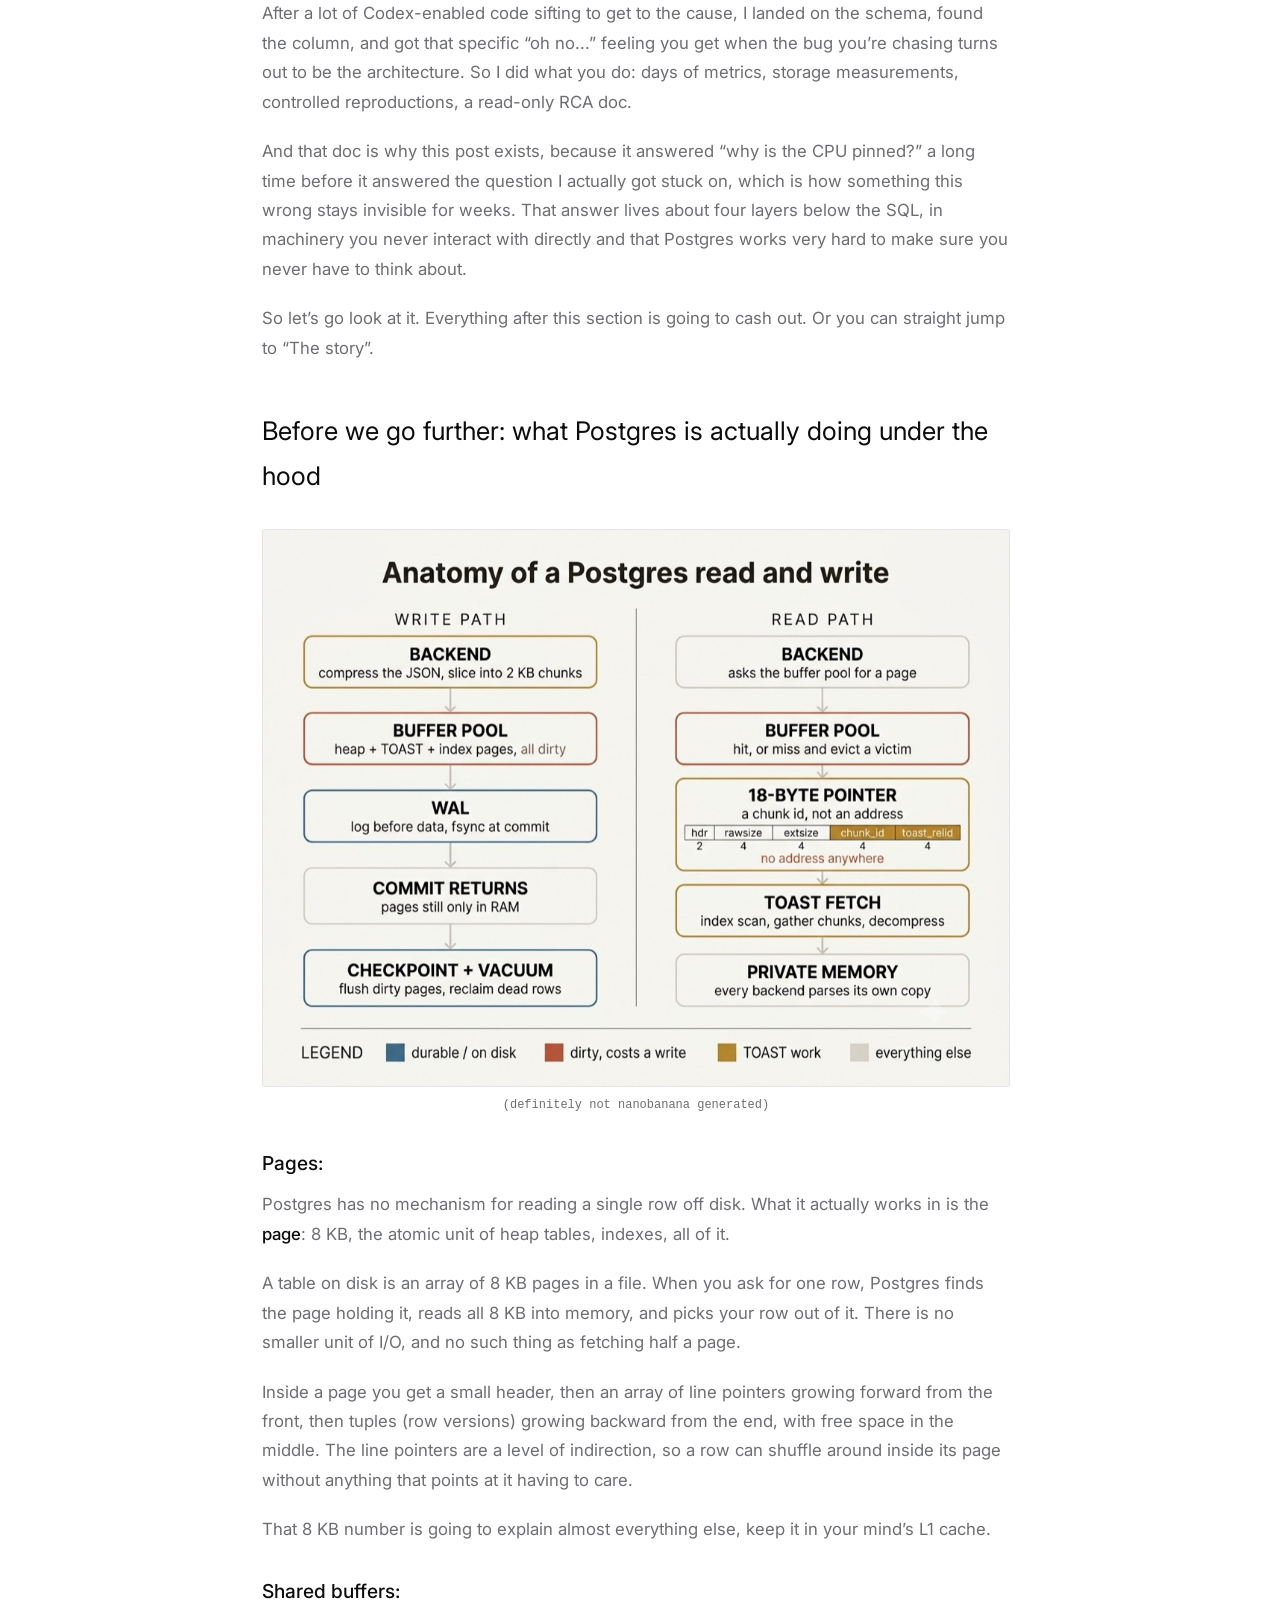
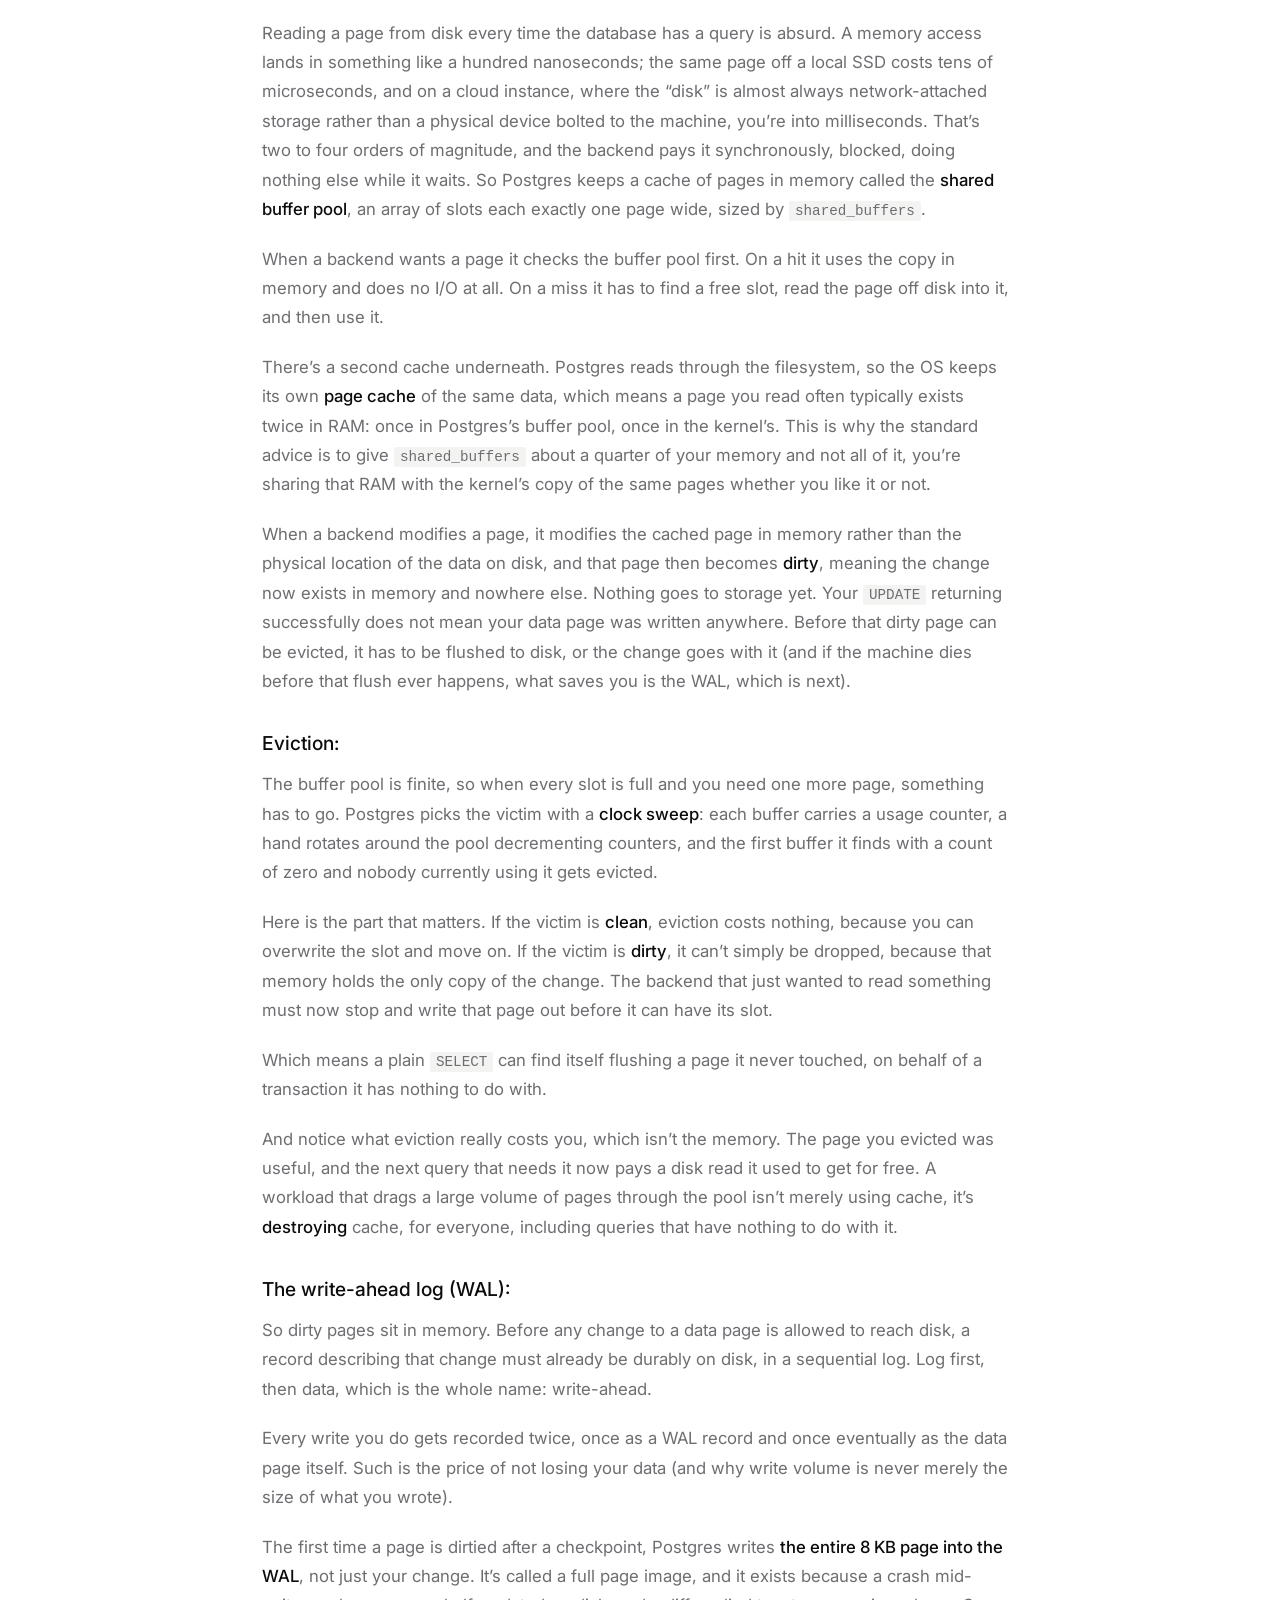
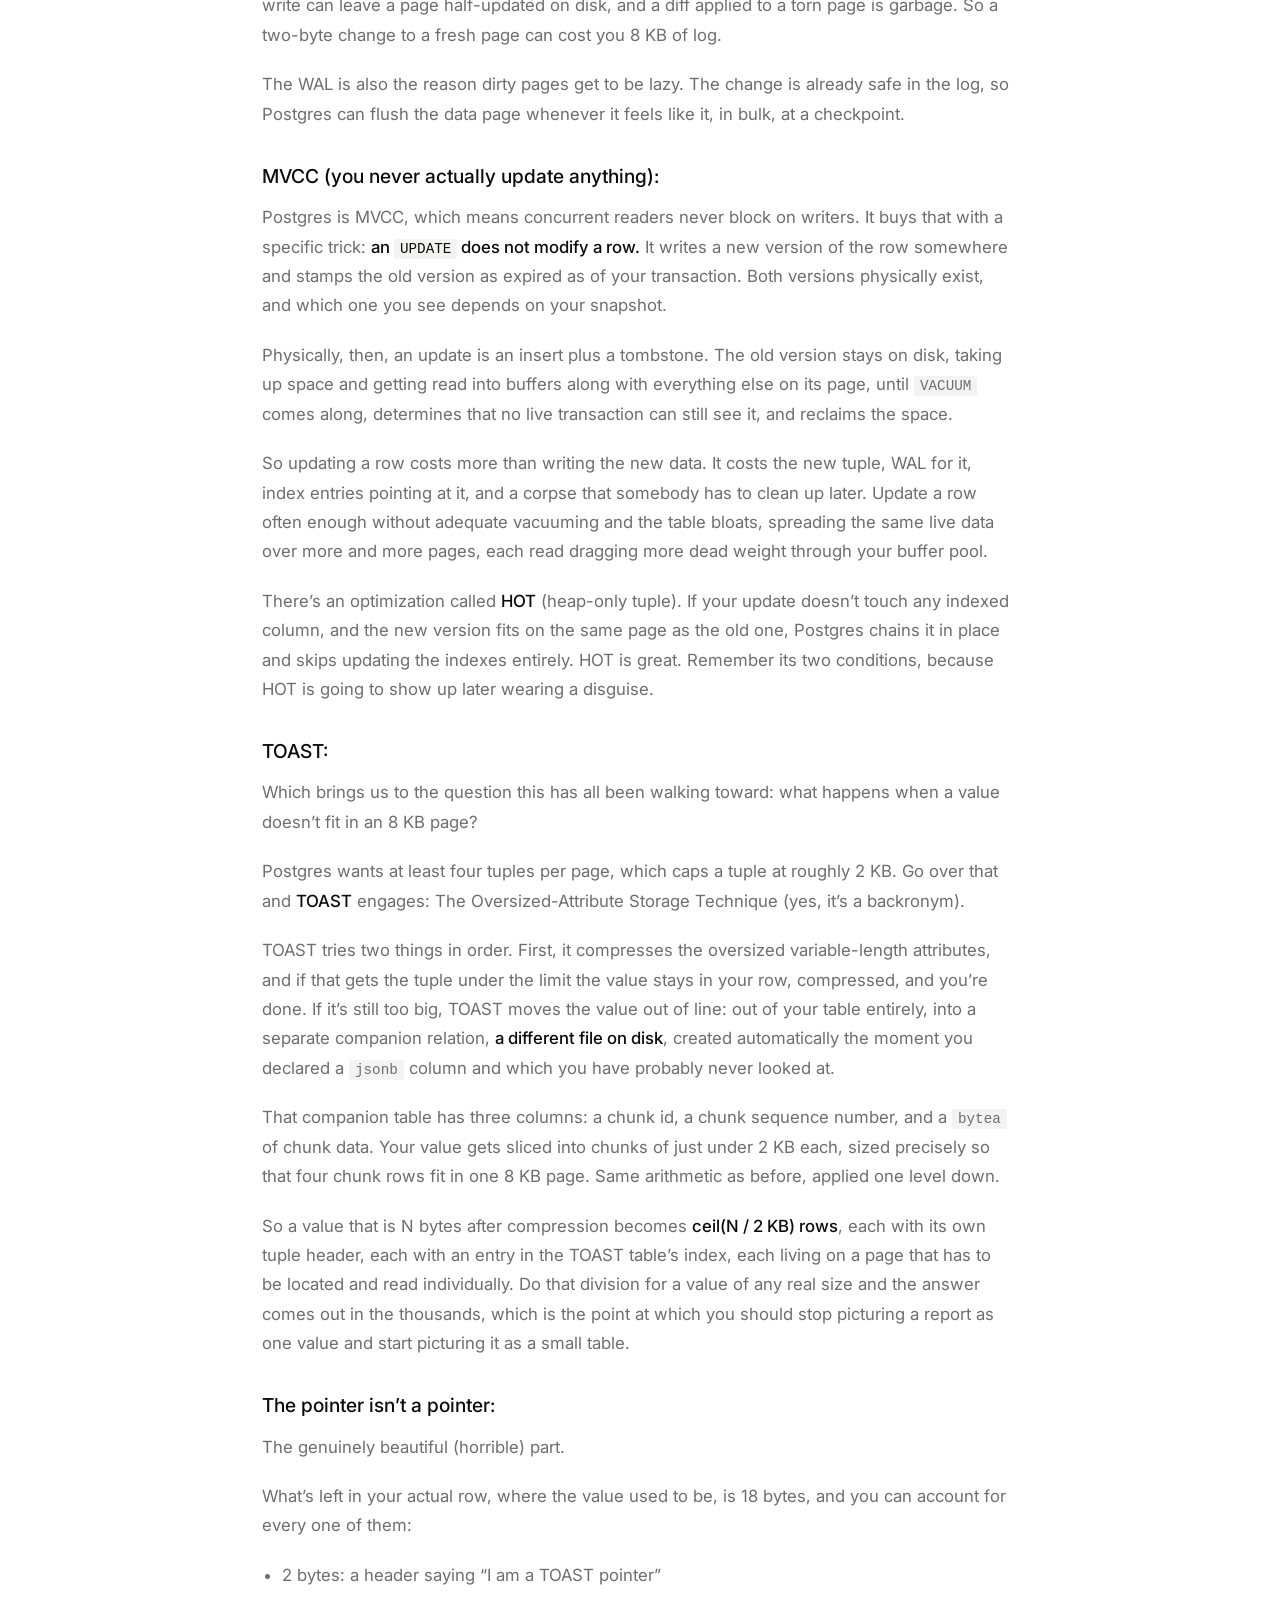
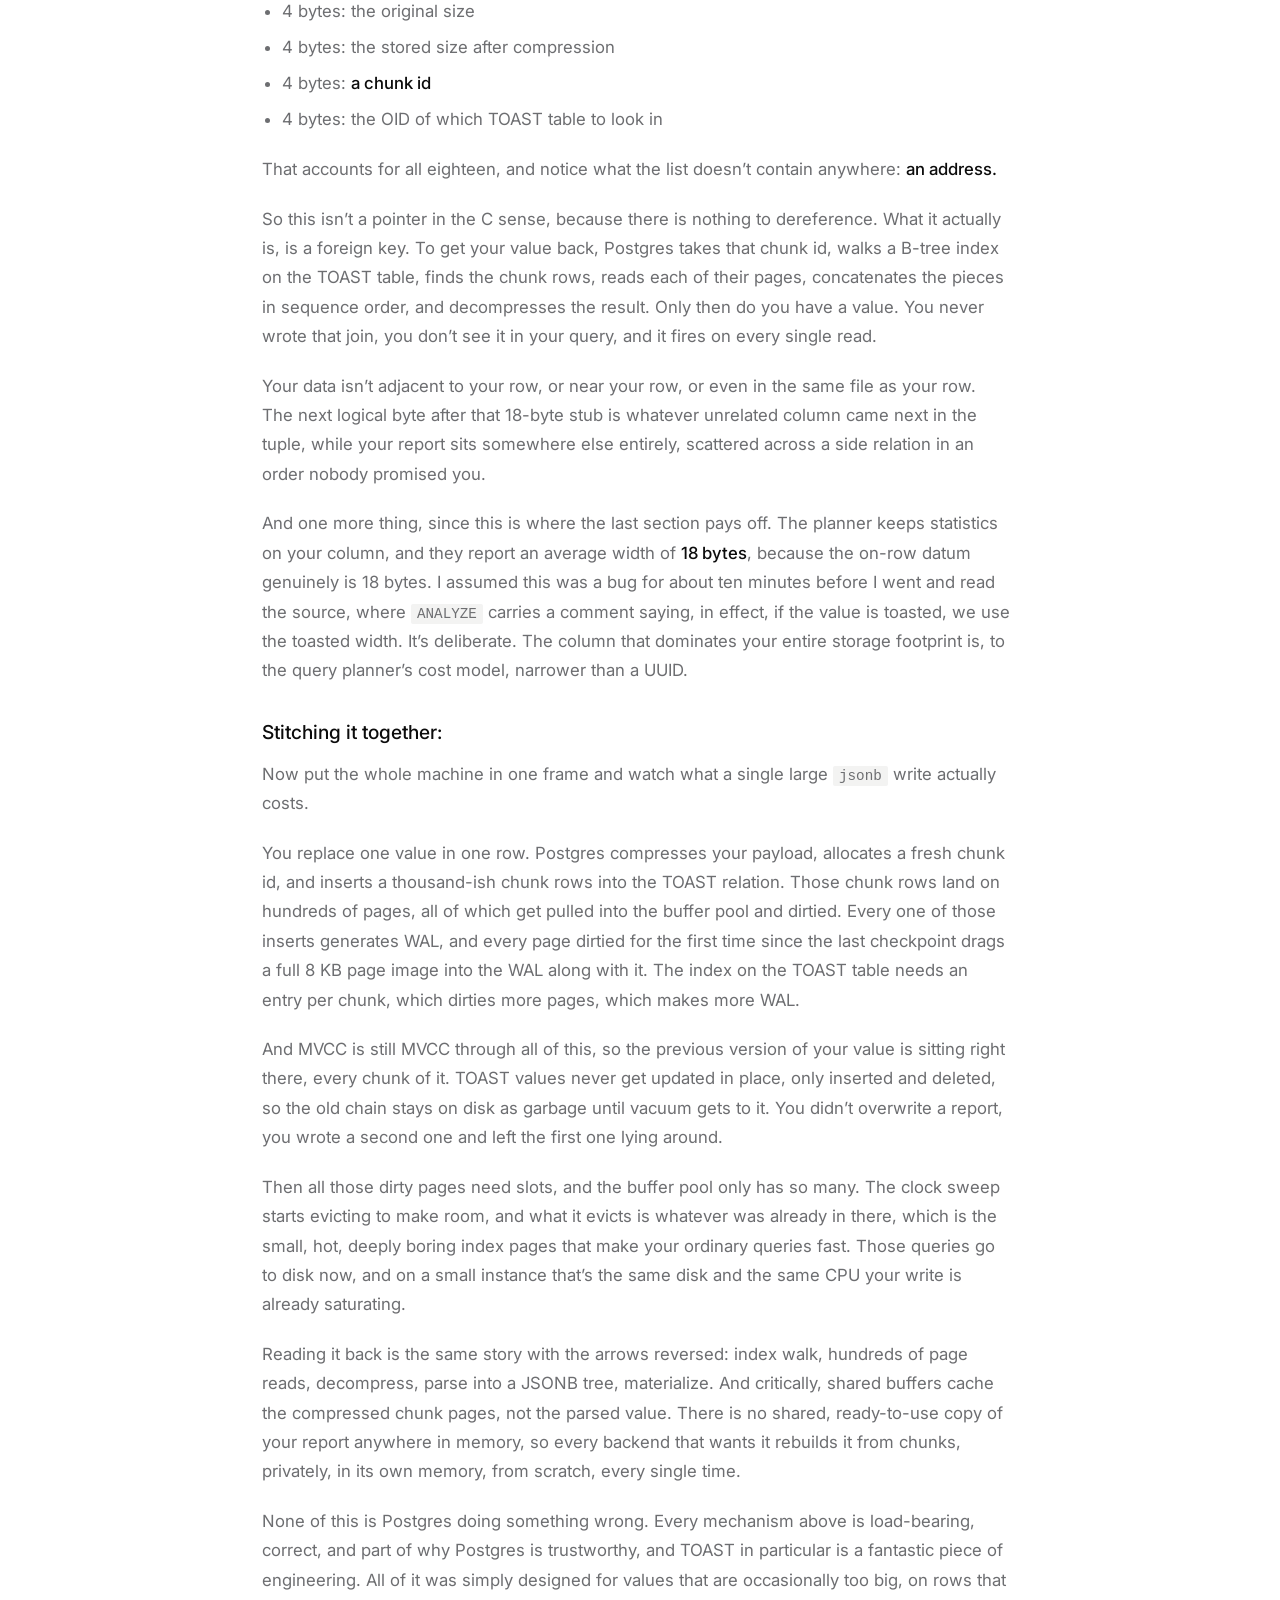
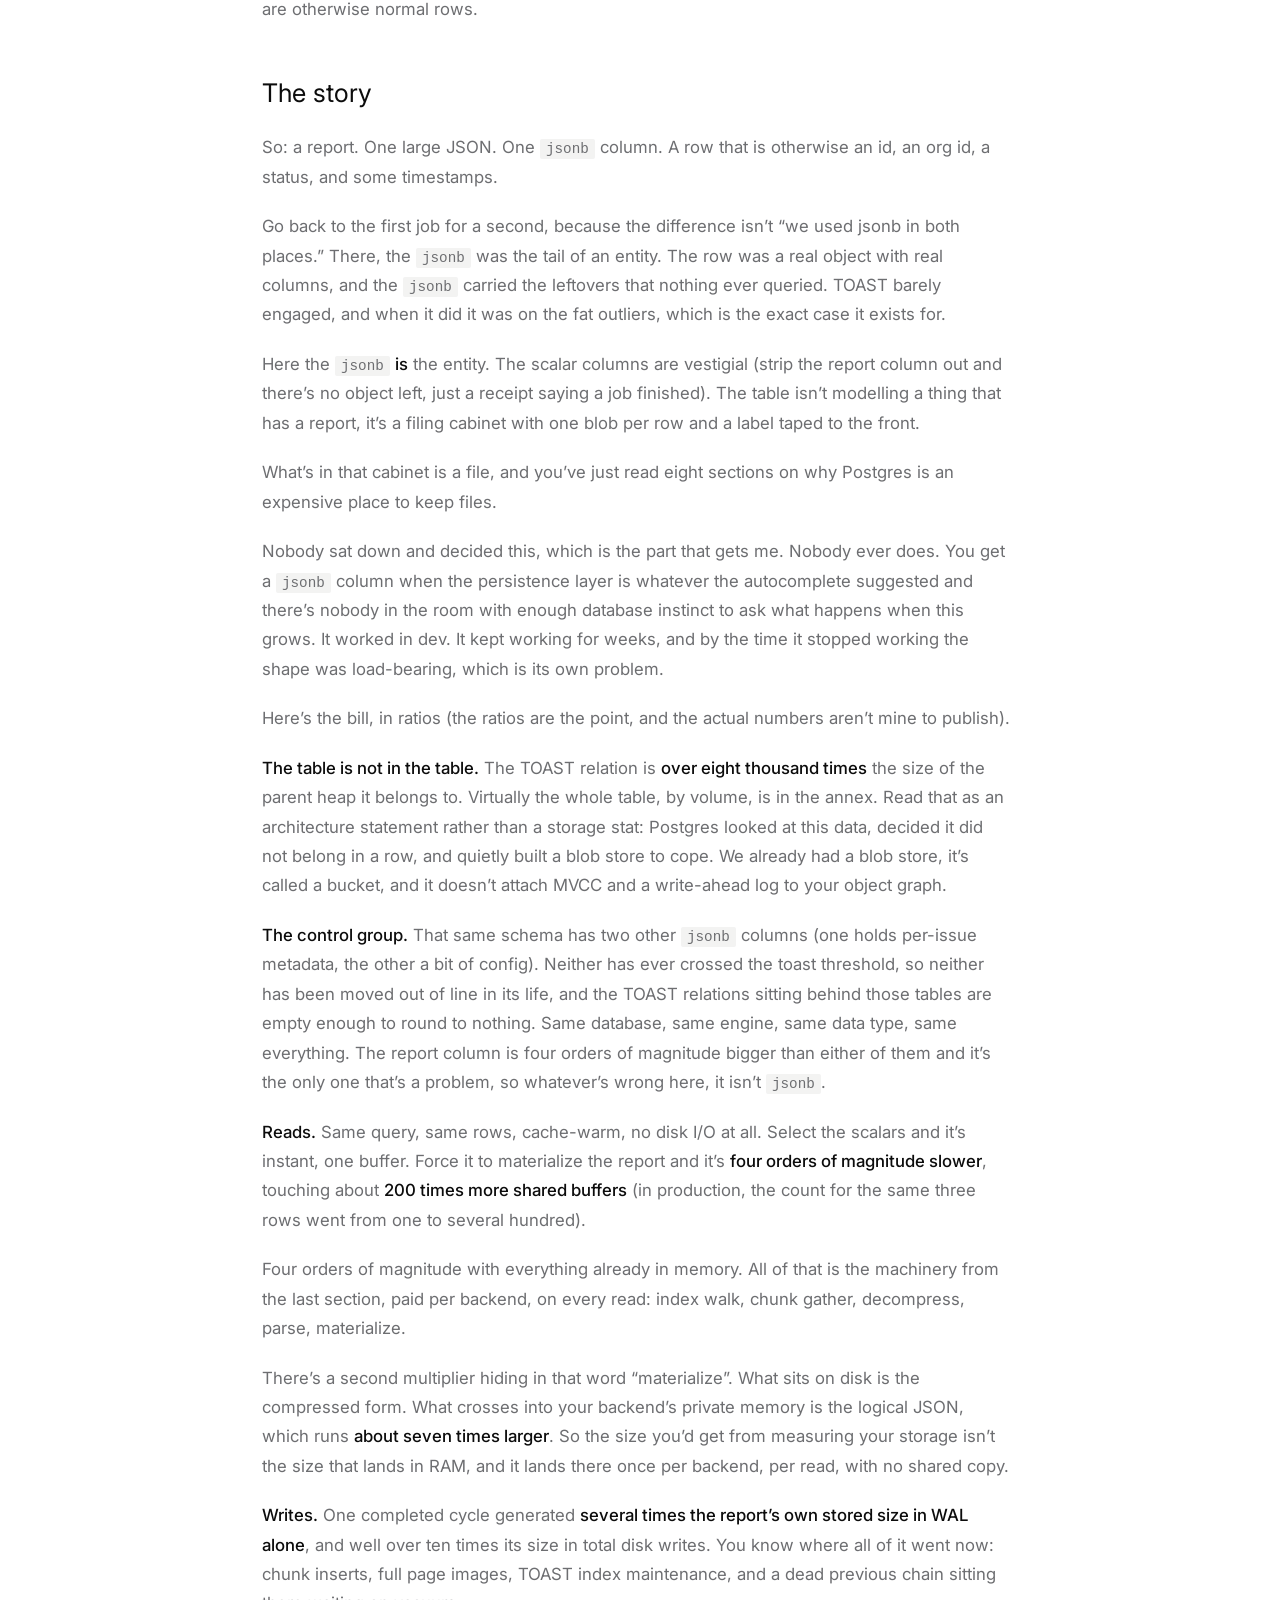
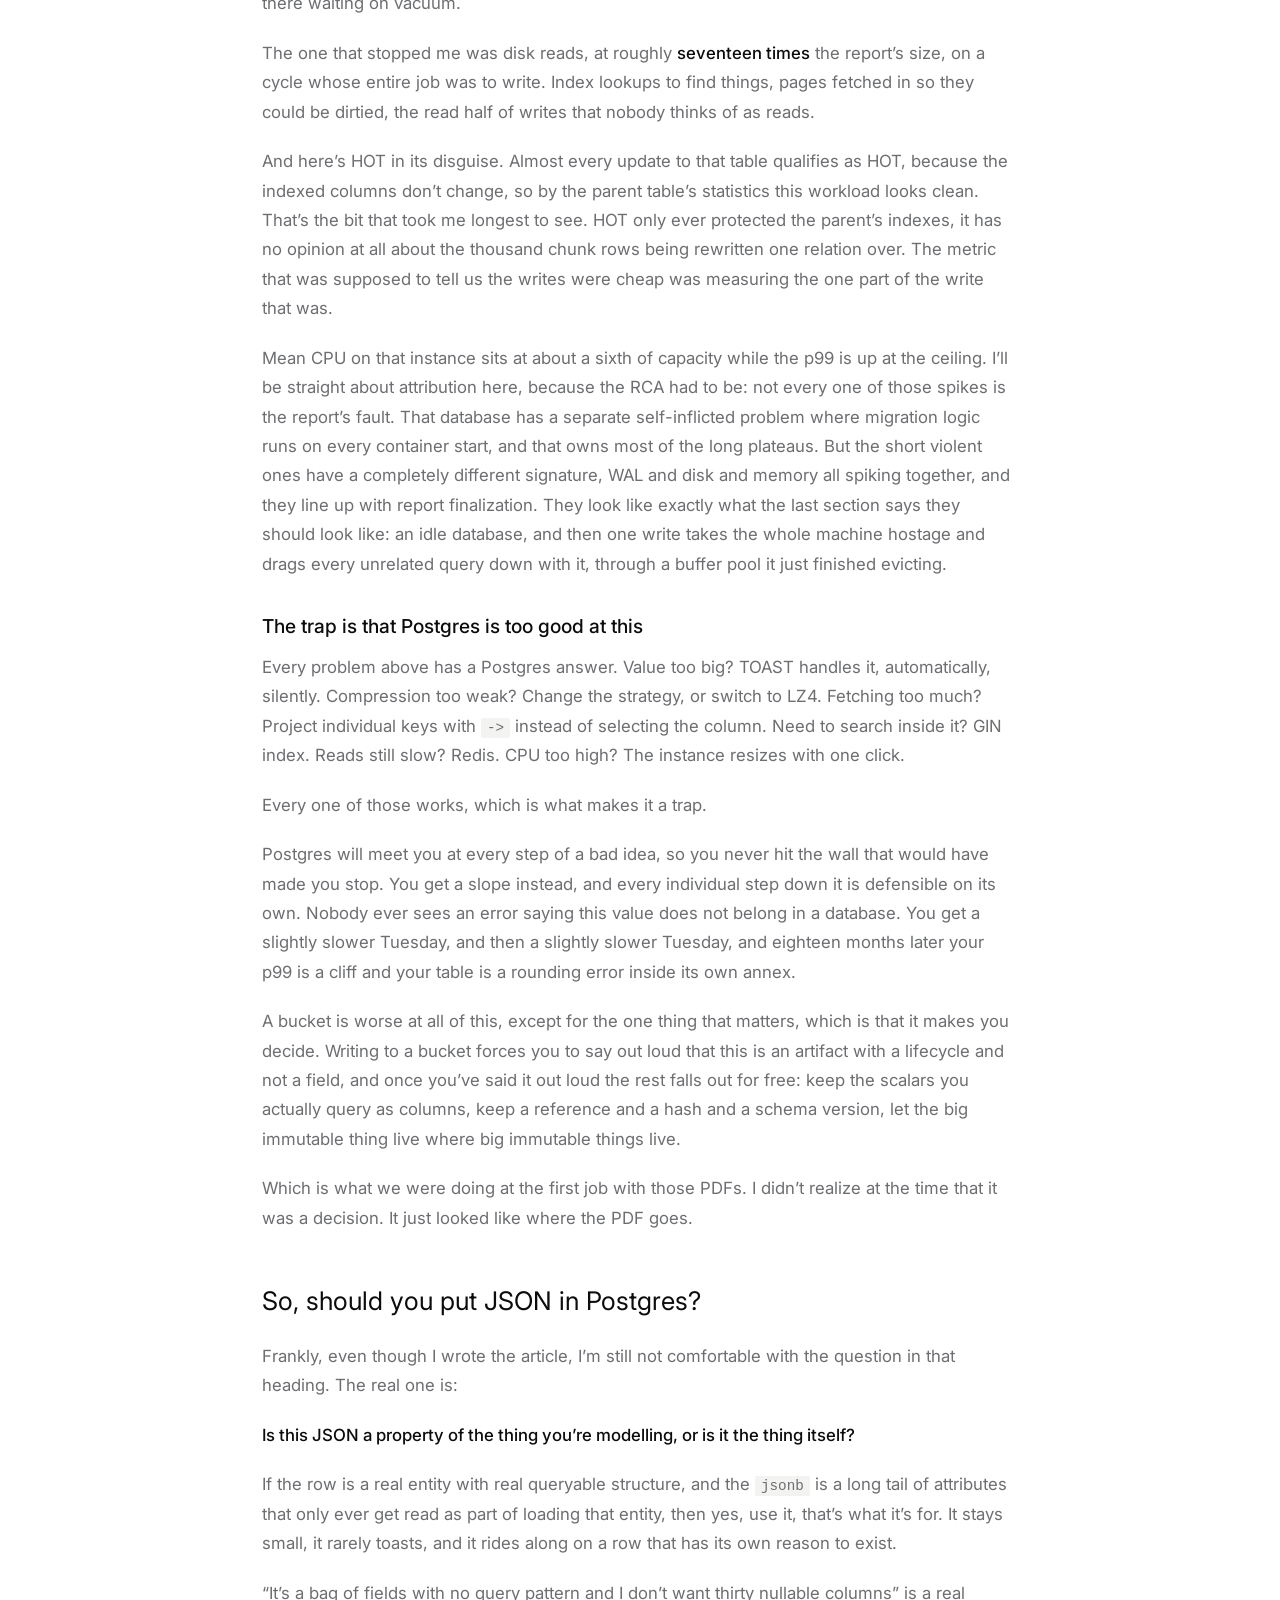
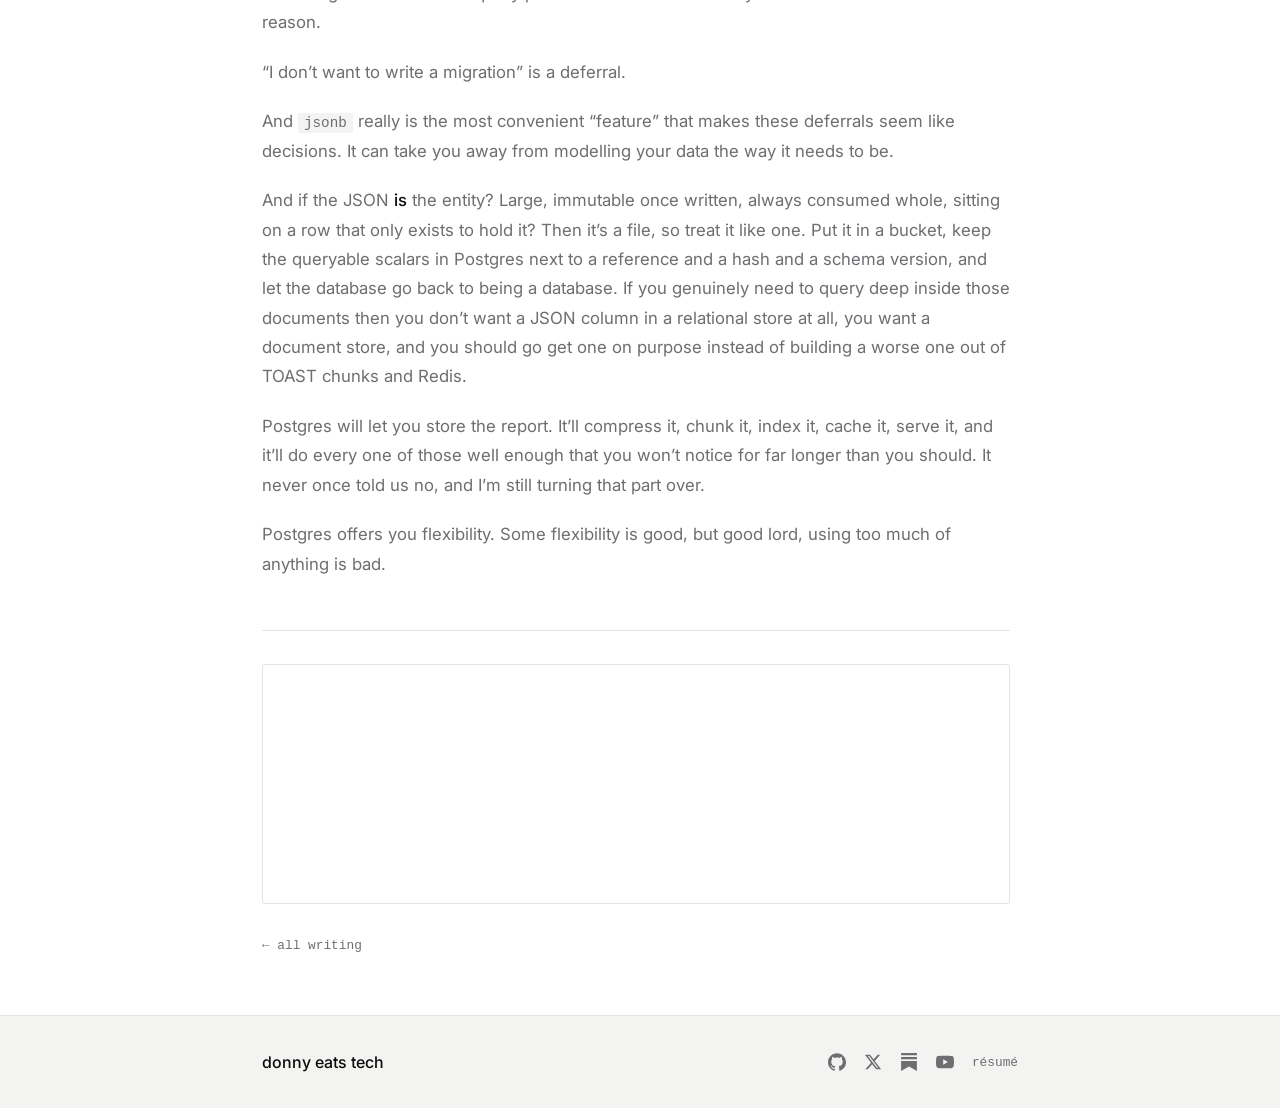
<file: writing/should-you-store-jsons-in-postgres/index.html>
<!DOCTYPE html>
<html lang="en">
<head>
  <meta charset="UTF-8">
  <meta name="viewport" content="width=device-width, initial-scale=1.0">

  <title>Storing large JSON in Postgres — the jsonb/TOAST trap</title>
  <meta name="description" content="A production RCA: what happens when a large JSON report lives in a jsonb column — how Postgres pages, TOAST, WAL and MVCC turn one write into thousands.">
  <meta name="author" content="Donny">
  <meta name="robots" content="index, follow, max-image-preview:large">
  <meta name="theme-color" content="#ffffff">
  <link rel="canonical" href="https://donnyeatstech.com/writing/should-you-store-jsons-in-postgres/">
  <link rel="alternate" type="application/rss+xml" title="donny eats tech — writing" href="https://donnyeatstech.com/writing/feed.xml">

  <meta property="og:type" content="article">
  <meta property="og:site_name" content="donny eats tech">
  <meta property="og:locale" content="en_US">
  <meta property="og:title" content="Yes, you can store JSONs in Postgres. No, you shouldn’t. Well, it depends">
  <meta property="og:description" content="A production RCA: what happens when a large JSON report lives in a jsonb column — how Postgres pages, TOAST, WAL and MVCC turn one write into thousands.">
  <meta property="og:url" content="https://donnyeatstech.com/writing/should-you-store-jsons-in-postgres/">
  <meta property="og:image" content="https://donnyeatstech.com/assets/jsonb-postgres.jpg">
  <meta property="og:image:width" content="1024">
  <meta property="og:image:height" content="411">
  <meta property="og:image:alt" content="The Postgres elephant next to a JSON document">
  <meta property="article:published_time" content="2026-07-17">
  <meta property="article:author" content="Donny">

  <meta name="twitter:card" content="summary_large_image">
  <meta name="twitter:site" content="@donnyeatstech">
  <meta name="twitter:creator" content="@donnyeatstech">
  <meta name="twitter:title" content="Yes, you can store JSONs in Postgres. No, you shouldn’t. Well, it depends">
  <meta name="twitter:description" content="A production RCA: what happens when a large JSON report lives in a jsonb column — how Postgres pages, TOAST, WAL and MVCC turn one write into thousands.">
  <meta name="twitter:image" content="https://donnyeatstech.com/assets/jsonb-postgres.jpg">

  <link rel="preconnect" href="https://fonts.googleapis.com">
  <link rel="preconnect" href="https://fonts.gstatic.com" crossorigin>
  <link rel="stylesheet" href="https://fonts.googleapis.com/css2?family=Inter:wght@300;400;500;600&display=swap">
  <link rel="stylesheet" href="/css/style.css">
  <link rel="icon" href="data:image/svg+xml,<svg xmlns='http://www.w3.org/2000/svg' viewBox='0 0 100 100'><text y='.9em' font-size='90'>&#127869;&#65039;</text></svg>">

  <script type="application/ld+json">
  {
    "@context": "https://schema.org",
    "@graph": [
      {
        "@type": "BlogPosting",
        "@id": "https://donnyeatstech.com/writing/should-you-store-jsons-in-postgres/#post",
        "headline": "Storing large JSON in Postgres \u2014 the jsonb/TOAST trap",
        "name": "Yes, you can store JSONs in Postgres. No, you shouldn\u2019t. Well, it depends",
        "description": "A production RCA: what happens when a large JSON report lives in a jsonb column \u2014 how Postgres pages, TOAST, WAL and MVCC turn one write into thousands.",
        "datePublished": "2026-07-17",
        "dateModified": "2026-07-17",
        "url": "https://donnyeatstech.com/writing/should-you-store-jsons-in-postgres/",
        "mainEntityOfPage": { "@type": "WebPage", "@id": "https://donnyeatstech.com/writing/should-you-store-jsons-in-postgres/" },
        "author": { "@id": "https://donnyeatstech.com/#person" },
        "publisher": { "@id": "https://donnyeatstech.com/#person" },
        "isPartOf": { "@id": "https://donnyeatstech.com/writing/#page" },
        "inLanguage": "en",
        "image": "https://donnyeatstech.com/assets/writing/postgres-page-layout.jpg",
        "keywords": "PostgreSQL, jsonb, TOAST, WAL, MVCC, database storage, RCA"
      },
      {
        "@type": "BreadcrumbList",
        "@id": "https://donnyeatstech.com/writing/should-you-store-jsons-in-postgres/#breadcrumb",
        "itemListElement": [
          { "@type": "ListItem", "position": 1, "name": "Home", "item": "https://donnyeatstech.com/" },
          { "@type": "ListItem", "position": 2, "name": "Writing", "item": "https://donnyeatstech.com/writing/" },
          { "@type": "ListItem", "position": 3, "name": "Yes, you can store JSONs in Postgres. No, you shouldn\u2019t. Well, it depends" }
        ]
      },
      {
        "@type": "Person",
        "@id": "https://donnyeatstech.com/#person",
        "name": "Donny",
        "alternateName": "donny eats tech",
        "url": "https://donnyeatstech.com/",
        "sameAs": [
          "https://substack.com/@donnyeatstech",
          "https://www.youtube.com/@donnyeatstech",
          "https://x.com/donnyeatstech",
          "https://github.com/donnyeatstech"
        ]
      }
    ]
  }
  </script>
</head>
<body>
  <a href="#main" class="skip-link">skip to content</a>

  <header class="hdr">
    <div class="wrap">
      <a href="/" class="brand">donny eats tech</a>
      <nav class="nav" aria-label="Primary">
        <a href="/">home</a>
        <a href="/writing/" class="active">writing</a>
        <a href="/work/">work</a>
        <a href="/projects/">projects</a>
      </nav>
    </div>
  </header>

  <main class="wrap" id="main">
    <article>
      <header class="post-header">
        <div class="post-date">17 jul 2026 &middot; 19 min read</div>
        <h1>Yes, you can store JSONs in Postgres. No, you shouldn’t. Well, it depends</h1>
        <p class="post-sub">A production database was pinning its CPU. The cause was one <code>jsonb</code> column — and four layers of machinery under the SQL that Postgres works hard to keep you from noticing.</p>
      </header>

      <div class="post-content">
        <h2>Circa 2022</h2>
        <p>At my first job we didn’t use an ORM. We used a thin Postgres driver and wrote our own data layer on top of it.</p>
        <p>That sounds like masochism, but it bought us something (and was a learning experience for me). Every table had a corresponding data model in the application: a class, with compile-time types and runtime validation, that knew what it was. A policy document was a <code>PolicyDocument</code>. It had an issuer, an effective date, a status, a version, and other metadata. The actual PDF lived in a cloud bucket and the model held a link to it. We were writing something close to a rich domain model, and the database was where those objects went to sleep.</p>
        <p>Any field in the model that would be needed to filter, sort, or join on became a column in the table. Issuer, status, effective date, the foreign keys. Typed, indexed, cheap. Everything else went into a single <code>jsonb</code> column.</p>
        <p>The reasoning there was about access patterns rather than effort. Every one of those remaining fields was only ever read as part of loading the whole object, and nobody was ever going to write <code>WHERE &lt;jsonb_col&gt;-&gt;&gt;'reviewer_note' = ...</code>. They existed to be rehydrated into a <code>PolicyDocument</code> and handed to business logic, and they had no independent life as query targets.</p>
        <p>So the row was a small, sharp, queryable index (single, composite, whatever was needed without index bloat) into an object, with the object’s long tail folded up behind it. </p>
        <p>I liked this model, it was just...clean. I guess it scratched an itch (haha). Not that I’ll use it any more because there’s a lot of overhead that any decent ORM library takes care of anyway, and I don’t want to be reinventing the wheel. </p>
        <h2>Fast forward to 2026.</h2>
        <p>There’s a system indexes an org and produces a report. The report is a JSON. It is a large JSON. It’s stored in a <code>jsonb</code> column on a table whose other columns are an id, an org id, a status, and some timestamps.</p>
        <p>That’s the entire design, and it had been running in production for a while, eventually spiking the database CPU (to a number big enough to raise eyebrows) once large enough orgs had started getting indexed.</p>
        <p>After a lot of Codex-enabled code sifting to get to the cause, I landed on the schema, found the column, and got that specific “oh no...” feeling you get when the bug you’re chasing turns out to be the architecture. So I did what you do: days of metrics, storage measurements, controlled reproductions, a read-only RCA doc.</p>
        <p>And that doc is why this post exists, because it answered “why is the CPU pinned?” a long time before it answered the question I actually got stuck on, which is how something this wrong stays invisible for weeks. That answer lives about four layers below the SQL, in machinery you never interact with directly and that Postgres works very hard to make sure you never have to think about.</p>
        <p>So let’s go look at it. Everything after this section is going to cash out. Or you can straight jump to “The story”.</p>
        <h2>Before we go further: what Postgres is actually doing under the hood</h2>
        <figure>
        <img src="/assets/writing/postgres-page-layout.jpg" width="1000" height="747" alt="A PostgreSQL 8 KB page: fixed header, a line-pointer array growing forward from the front, tuples growing backward from the end, free space in the middle.">
        <figcaption>(definitely not nanobanana generated)</figcaption>
        </figure>
        <h3>Pages:</h3>
        <p>Postgres has no mechanism for reading a single row off disk. What it actually works in is the <strong>page</strong>: 8 KB, the atomic unit of heap tables, indexes, all of it.</p>
        <p>A table on disk is an array of 8 KB pages in a file. When you ask for one row, Postgres finds the page holding it, reads all 8 KB into memory, and picks your row out of it. There is no smaller unit of I/O, and no such thing as fetching half a page.</p>
        <p>Inside a page you get a small header, then an array of line pointers growing forward from the front, then tuples (row versions) growing backward from the end, with free space in the middle. The line pointers are a level of indirection, so a row can shuffle around inside its page without anything that points at it having to care.</p>
        <p>That 8 KB number is going to explain almost everything else, keep it in your mind’s L1 cache.</p>
        <h3>Shared buffers:</h3>
        <p>Reading a page from disk every time the database has a query is absurd. A memory access lands in something like a hundred nanoseconds; the same page off a local SSD costs tens of microseconds, and on a cloud instance, where the “disk” is almost always network-attached storage rather than a physical device bolted to the machine, you’re into milliseconds. That’s two to four orders of magnitude, and the backend pays it synchronously, blocked, doing nothing else while it waits. So Postgres keeps a cache of pages in memory called the <strong>shared buffer pool</strong>, an array of slots each exactly one page wide, sized by <code>shared_buffers</code>.</p>
        <p>When a backend wants a page it checks the buffer pool first. On a hit it uses the copy in memory and does no I/O at all. On a miss it has to find a free slot, read the page off disk into it, and then use it.</p>
        <p>There’s a second cache underneath. Postgres reads through the filesystem, so the OS keeps its own <strong>page cache</strong> of the same data, which means a page you read often typically exists twice in RAM: once in Postgres’s buffer pool, once in the kernel’s. This is why the standard advice is to give <code>shared_buffers</code> about a quarter of your memory and not all of it, you’re sharing that RAM with the kernel’s copy of the same pages whether you like it or not.</p>
        <p>When a backend modifies a page, it modifies the cached page in memory rather than the physical location of the data on disk, and that page then becomes <strong>dirty</strong>, meaning the change now exists in memory and nowhere else. Nothing goes to storage yet. Your <code>UPDATE</code> returning successfully does not mean your data page was written anywhere. Before that dirty page can be evicted, it has to be flushed to disk, or the change goes with it (and if the machine dies before that flush ever happens, what saves you is the WAL, which is next).</p>
        <h3>Eviction:</h3>
        <p>The buffer pool is finite, so when every slot is full and you need one more page, something has to go. Postgres picks the victim with a <strong>clock sweep</strong>: each buffer carries a usage counter, a hand rotates around the pool decrementing counters, and the first buffer it finds with a count of zero and nobody currently using it gets evicted.</p>
        <p>Here is the part that matters. If the victim is <strong>clean</strong>, eviction costs nothing, because you can overwrite the slot and move on. If the victim is <strong>dirty</strong>, it can’t simply be dropped, because that memory holds the only copy of the change. The backend that just wanted to read something must now stop and write that page out before it can have its slot.</p>
        <p>Which means a plain <code>SELECT</code> can find itself flushing a page it never touched, on behalf of a transaction it has nothing to do with.</p>
        <p>And notice what eviction really costs you, which isn’t the memory. The page you evicted was useful, and the next query that needs it now pays a disk read it used to get for free. A workload that drags a large volume of pages through the pool isn’t merely using cache, it’s <strong>destroying</strong> cache, for everyone, including queries that have nothing to do with it.</p>
        <h3>The write-ahead log (WAL):</h3>
        <p>So dirty pages sit in memory. Before any change to a data page is allowed to reach disk, a record describing that change must already be durably on disk, in a sequential log. Log first, then data, which is the whole name: write-ahead.</p>
        <p>Every write you do gets recorded twice, once as a WAL record and once eventually as the data page itself. Such is the price of not losing your data (and why write volume is never merely the size of what you wrote).</p>
        <p>The first time a page is dirtied after a checkpoint, Postgres writes <strong>the entire 8 KB page into the WAL</strong>, not just your change. It’s called a full page image, and it exists because a crash mid-write can leave a page half-updated on disk, and a diff applied to a torn page is garbage. So a two-byte change to a fresh page can cost you 8 KB of log.</p>
        <p>The WAL is also the reason dirty pages get to be lazy. The change is already safe in the log, so Postgres can flush the data page whenever it feels like it, in bulk, at a checkpoint.</p>
        <h3>MVCC (you never actually update anything):</h3>
        <p>Postgres is MVCC, which means concurrent readers never block on writers. It buys that with a specific trick: <strong>an <code>UPDATE</code> does not modify a row.</strong> It writes a new version of the row somewhere and stamps the old version as expired as of your transaction. Both versions physically exist, and which one you see depends on your snapshot.</p>
        <p>Physically, then, an update is an insert plus a tombstone. The old version stays on disk, taking up space and getting read into buffers along with everything else on its page, until <code>VACUUM</code> comes along, determines that no live transaction can still see it, and reclaims the space.</p>
        <p>So updating a row costs more than writing the new data. It costs the new tuple, WAL for it, index entries pointing at it, and a corpse that somebody has to clean up later. Update a row often enough without adequate vacuuming and the table bloats, spreading the same live data over more and more pages, each read dragging more dead weight through your buffer pool.</p>
        <p>There’s an optimization called <strong>HOT</strong> (heap-only tuple). If your update doesn’t touch any indexed column, and the new version fits on the same page as the old one, Postgres chains it in place and skips updating the indexes entirely. HOT is great. Remember its two conditions, because HOT is going to show up later wearing a disguise.</p>
        <h3>TOAST:</h3>
        <p>Which brings us to the question this has all been walking toward: what happens when a value doesn’t fit in an 8 KB page?</p>
        <p>Postgres wants at least four tuples per page, which caps a tuple at roughly 2 KB. Go over that and <strong>TOAST</strong> engages: The Oversized-Attribute Storage Technique (yes, it’s a backronym).</p>
        <p>TOAST tries two things in order. First, it compresses the oversized variable-length attributes, and if that gets the tuple under the limit the value stays in your row, compressed, and you’re done. If it’s still too big, TOAST moves the value out of line: out of your table entirely, into a separate companion relation, <strong>a different file on disk</strong>, created automatically the moment you declared a <code>jsonb</code> column and which you have probably never looked at.</p>
        <p>That companion table has three columns: a chunk id, a chunk sequence number, and a <code>bytea</code> of chunk data. Your value gets sliced into chunks of just under 2 KB each, sized precisely so that four chunk rows fit in one 8 KB page. Same arithmetic as before, applied one level down.</p>
        <p>So a value that is N bytes after compression becomes <strong>ceil(N / 2 KB) rows</strong>, each with its own tuple header, each with an entry in the TOAST table’s index, each living on a page that has to be located and read individually. Do that division for a value of any real size and the answer comes out in the thousands, which is the point at which you should stop picturing a report as one value and start picturing it as a small table.</p>
        <h3>The pointer isn’t a pointer:</h3>
        <p>The genuinely beautiful (horrible) part.</p>
        <p>What’s left in your actual row, where the value used to be, is 18 bytes, and you can account for every one of them:</p>
        <ul><li>2 bytes: a header saying “I am a TOAST pointer”</li><li>4 bytes: the original size</li><li>4 bytes: the stored size after compression</li><li>4 bytes: <strong>a chunk id</strong></li><li>4 bytes: the OID of which TOAST table to look in</li>
        </ul>
        <p>That accounts for all eighteen, and notice what the list doesn’t contain anywhere: <strong>an address.</strong>
        </p>
        <p>So this isn’t a pointer in the C sense, because there is nothing to dereference. What it actually is, is a foreign key. To get your value back, Postgres takes that chunk id, walks a B-tree index on the TOAST table, finds the chunk rows, reads each of their pages, concatenates the pieces in sequence order, and decompresses the result. Only then do you have a value. You never wrote that join, you don’t see it in your query, and it fires on every single read.</p>
        <p>Your data isn’t adjacent to your row, or near your row, or even in the same file as your row. The next logical byte after that 18-byte stub is whatever unrelated column came next in the tuple, while your report sits somewhere else entirely, scattered across a side relation in an order nobody promised you.</p>
        <p>And one more thing, since this is where the last section pays off. The planner keeps statistics on your column, and they report an average width of <strong>18 bytes</strong>, because the on-row datum genuinely is 18 bytes. I assumed this was a bug for about ten minutes before I went and read the source, where <code>ANALYZE</code> carries a comment saying, in effect, if the value is toasted, we use the toasted width. It’s deliberate. The column that dominates your entire storage footprint is, to the query planner’s cost model, narrower than a UUID.</p>
        <h3>Stitching it together:</h3>
        <p>Now put the whole machine in one frame and watch what a single large <code>jsonb</code> write actually costs.</p>
        <p>You replace one value in one row. Postgres compresses your payload, allocates a fresh chunk id, and inserts a thousand-ish chunk rows into the TOAST relation. Those chunk rows land on hundreds of pages, all of which get pulled into the buffer pool and dirtied. Every one of those inserts generates WAL, and every page dirtied for the first time since the last checkpoint drags a full 8 KB page image into the WAL along with it. The index on the TOAST table needs an entry per chunk, which dirties more pages, which makes more WAL.</p>
        <p>And MVCC is still MVCC through all of this, so the previous version of your value is sitting right there, every chunk of it. TOAST values never get updated in place, only inserted and deleted, so the old chain stays on disk as garbage until vacuum gets to it. You didn’t overwrite a report, you wrote a second one and left the first one lying around.</p>
        <p>Then all those dirty pages need slots, and the buffer pool only has so many. The clock sweep starts evicting to make room, and what it evicts is whatever was already in there, which is the small, hot, deeply boring index pages that make your ordinary queries fast. Those queries go to disk now, and on a small instance that’s the same disk and the same CPU your write is already saturating.</p>
        <p>Reading it back is the same story with the arrows reversed: index walk, hundreds of page reads, decompress, parse into a JSONB tree, materialize. And critically, shared buffers cache the compressed chunk pages, not the parsed value. There is no shared, ready-to-use copy of your report anywhere in memory, so every backend that wants it rebuilds it from chunks, privately, in its own memory, from scratch, every single time.</p>
        <p>None of this is Postgres doing something wrong. Every mechanism above is load-bearing, correct, and part of why Postgres is trustworthy, and TOAST in particular is a fantastic piece of engineering. All of it was simply designed for values that are occasionally too big, on rows that are otherwise normal rows.</p>
        <h2>The story</h2>
        <p>So: a report. One large JSON. One <code>jsonb</code> column. A row that is otherwise an id, an org id, a status, and some timestamps.</p>
        <p>Go back to the first job for a second, because the difference isn’t “we used jsonb in both places.” There, the <code>jsonb</code> was the tail of an entity. The row was a real object with real columns, and the <code>jsonb</code> carried the leftovers that nothing ever queried. TOAST barely engaged, and when it did it was on the fat outliers, which is the exact case it exists for.</p>
        <p>Here the <code>jsonb</code> <strong>is</strong> the entity. The scalar columns are vestigial (strip the report column out and there’s no object left, just a receipt saying a job finished). The table isn’t modelling a thing that has a report, it’s a filing cabinet with one blob per row and a label taped to the front.</p>
        <p>What’s in that cabinet is a file, and you’ve just read eight sections on why Postgres is an expensive place to keep files.</p>
        <p>Nobody sat down and decided this, which is the part that gets me. Nobody ever does. You get a <code>jsonb</code> column when the persistence layer is whatever the autocomplete suggested and there’s nobody in the room with enough database instinct to ask what happens when this grows. It worked in dev. It kept working for weeks, and by the time it stopped working the shape was load-bearing, which is its own problem.</p>
        <p>Here’s the bill, in ratios (the ratios are the point, and the actual numbers aren’t mine to publish).</p>
        <p><strong>The table is not in the table.</strong> The TOAST relation is <strong>over eight thousand times</strong> the size of the parent heap it belongs to. Virtually the whole table, by volume, is in the annex. Read that as an architecture statement rather than a storage stat: Postgres looked at this data, decided it did not belong in a row, and quietly built a blob store to cope. We already had a blob store, it’s called a bucket, and it doesn’t attach MVCC and a write-ahead log to your object graph.</p>
        <p><strong>The control group.</strong> That same schema has two other <code>jsonb</code> columns (one holds per-issue metadata, the other a bit of config). Neither has ever crossed the toast threshold, so neither has been moved out of line in its life, and the TOAST relations sitting behind those tables are empty enough to round to nothing. Same database, same engine, same data type, same everything. The report column is four orders of magnitude bigger than either of them and it’s the only one that’s a problem, so whatever’s wrong here, it isn’t <code>jsonb</code>.</p>
        <p><strong>Reads.</strong> Same query, same rows, cache-warm, no disk I/O at all. Select the scalars and it’s instant, one buffer. Force it to materialize the report and it’s <strong>four orders of magnitude slower</strong>, touching about <strong>200 times more shared buffers</strong> (in production, the count for the same three rows went from one to several hundred).</p>
        <p>Four orders of magnitude with everything already in memory. All of that is the machinery from the last section, paid per backend, on every read: index walk, chunk gather, decompress, parse, materialize.</p>
        <p>There’s a second multiplier hiding in that word “materialize”. What sits on disk is the compressed form. What crosses into your backend’s private memory is the logical JSON, which runs <strong>about seven times larger</strong>. So the size you’d get from measuring your storage isn’t the size that lands in RAM, and it lands there once per backend, per read, with no shared copy.</p>
        <p><strong>Writes.</strong> One completed cycle generated <strong>several times the report’s own stored size in WAL alone</strong>, and well over ten times its size in total disk writes. You know where all of it went now: chunk inserts, full page images, TOAST index maintenance, and a dead previous chain sitting there waiting on vacuum.</p>
        <p>The one that stopped me was disk reads, at roughly <strong>seventeen times</strong> the report’s size, on a cycle whose entire job was to write. Index lookups to find things, pages fetched in so they could be dirtied, the read half of writes that nobody thinks of as reads.</p>
        <p>And here’s HOT in its disguise. Almost every update to that table qualifies as HOT, because the indexed columns don’t change, so by the parent table’s statistics this workload looks clean. That’s the bit that took me longest to see. HOT only ever protected the parent’s indexes, it has no opinion at all about the thousand chunk rows being rewritten one relation over. The metric that was supposed to tell us the writes were cheap was measuring the one part of the write that was.</p>
        <p>Mean CPU on that instance sits at about a sixth of capacity while the p99 is up at the ceiling. I’ll be straight about attribution here, because the RCA had to be: not every one of those spikes is the report’s fault. That database has a separate self-inflicted problem where migration logic runs on every container start, and that owns most of the long plateaus. But the short violent ones have a completely different signature, WAL and disk and memory all spiking together, and they line up with report finalization. They look like exactly what the last section says they should look like: an idle database, and then one write takes the whole machine hostage and drags every unrelated query down with it, through a buffer pool it just finished evicting.</p>
        <h3>The trap is that Postgres is too good at this</h3>
        <p>Every problem above has a Postgres answer. Value too big? TOAST handles it, automatically, silently. Compression too weak? Change the strategy, or switch to LZ4. Fetching too much? Project individual keys with <code>-&gt;</code> instead of selecting the column. Need to search inside it? GIN index. Reads still slow? Redis. CPU too high? The instance resizes with one click.</p>
        <p>Every one of those works, which is what makes it a trap.</p>
        <p>Postgres will meet you at every step of a bad idea, so you never hit the wall that would have made you stop. You get a slope instead, and every individual step down it is defensible on its own. Nobody ever sees an error saying this value does not belong in a database. You get a slightly slower Tuesday, and then a slightly slower Tuesday, and eighteen months later your p99 is a cliff and your table is a rounding error inside its own annex.</p>
        <p>A bucket is worse at all of this, except for the one thing that matters, which is that it makes you decide. Writing to a bucket forces you to say out loud that this is an artifact with a lifecycle and not a field, and once you’ve said it out loud the rest falls out for free: keep the scalars you actually query as columns, keep a reference and a hash and a schema version, let the big immutable thing live where big immutable things live.</p>
        <p>Which is what we were doing at the first job with those PDFs. I didn’t realize at the time that it was a decision. It just looked like where the PDF goes.</p>
        <h2>So, should you put JSON in Postgres?</h2>
        <p>Frankly, even though I wrote the article, I’m still not comfortable with the question in that heading. The real one is:</p>
        <p><strong>Is this JSON a property of the thing you’re modelling, or is it the thing itself?</strong>
        </p>
        <p>If the row is a real entity with real queryable structure, and the <code>jsonb</code> is a long tail of attributes that only ever get read as part of loading that entity, then yes, use it, that’s what it’s for. It stays small, it rarely toasts, and it rides along on a row that has its own reason to exist.</p>
        <p>“It’s a bag of fields with no query pattern and I don’t want thirty nullable columns” is a real reason.  </p>
        <p>“I don’t want to write a migration” is a deferral.  </p>
        <p>And <code>jsonb</code> really is the most convenient “feature” that makes these deferrals seem like decisions. It can take you away from modelling your data the way it needs to be. </p>
        <p>And if the JSON <strong>is</strong> the entity? Large, immutable once written, always consumed whole, sitting on a row that only exists to hold it? Then it’s a file, so treat it like one. Put it in a bucket, keep the queryable scalars in Postgres next to a reference and a hash and a schema version, and let the database go back to being a database. If you genuinely need to query deep inside those documents then you don’t want a JSON column in a relational store at all, you want a document store, and you should go get one on purpose instead of building a worse one out of TOAST chunks and Redis.</p>
        <p>Postgres will let you store the report. It’ll compress it, chunk it, index it, cache it, serve it, and it’ll do every one of those well enough that you won’t notice for far longer than you should. It never once told us no, and I’m still turning that part over.</p>
        <p>Postgres offers you flexibility. Some flexibility is good, but good lord, using too much of anything is bad.</p>
        <section class="subscribe" aria-label="Subscribe">
          <iframe src="https://donnyeatstech.substack.com/embed" title="Subscribe to Donny eats tech on Substack" loading="lazy" scrolling="no"></iframe>
        </section>
      </div>

      <a class="post-back" href="/writing/">&larr; all writing</a>
    </article>
  </main>

  <footer class="foot">
    <div class="wrap">
      <div class="foot-bottom">
        <span class="fb-brand">donny eats tech</span>
        <div class="foot-social">
          <a href="https://github.com/donnyeatstech" target="_blank" rel="noopener" aria-label="GitHub"><svg viewBox="0 0 24 24" fill="currentColor" aria-hidden="true"><path d="M12 .297c-6.63 0-12 5.373-12 12 0 5.303 3.438 9.8 8.205 11.385.6.113.82-.258.82-.577 0-.285-.01-1.04-.015-2.04-3.338.724-4.042-1.61-4.042-1.61C4.422 18.07 3.633 17.7 3.633 17.7c-1.087-.744.084-.729.084-.729 1.205.084 1.838 1.236 1.838 1.236 1.07 1.835 2.809 1.305 3.495.998.108-.776.417-1.305.76-1.604-2.665-.3-5.466-1.332-5.466-5.93 0-1.31.465-2.38 1.235-3.22-.135-.303-.54-1.523.105-3.176 0 0 1.005-.322 3.3 1.23.96-.267 1.98-.399 3-.405 1.02.006 2.04.138 3 .405 2.28-1.552 3.285-1.23 3.285-1.23.645 1.653.24 2.873.12 3.176.765.84 1.23 1.91 1.23 3.22 0 4.61-2.805 5.62-5.475 5.92.42.36.81 1.096.81 2.22 0 1.606-.015 2.896-.015 3.286 0 .315.21.69.825.57C20.565 22.092 24 17.592 24 12.297c0-6.627-5.373-12-12-12"/></svg></a>
          <a href="https://x.com/donnyeatstech" target="_blank" rel="noopener" aria-label="X (Twitter)"><svg viewBox="0 0 24 24" fill="currentColor" aria-hidden="true"><path d="M18.244 2.25h3.308l-7.227 8.26 8.502 11.24H16.17l-5.214-6.817L4.99 21.75H1.68l7.73-8.835L1.254 2.25H8.08l4.713 6.231zm-1.161 17.52h1.833L7.084 4.126H5.117z"/></svg></a>
          <a href="https://substack.com/@donnyeatstech" target="_blank" rel="noopener" aria-label="Substack"><svg viewBox="0 0 24 24" fill="currentColor" aria-hidden="true"><path d="M22.539 8.242H1.46V5.406h21.08v2.836zM1.46 10.812V24L12 18.11 22.54 24V10.812H1.46zM22.54 0H1.46v2.836h21.08V0z"/></svg></a>
          <a href="https://www.youtube.com/@donnyeatstech" target="_blank" rel="noopener" aria-label="YouTube"><svg viewBox="0 0 24 24" fill="currentColor" aria-hidden="true"><path d="M23.498 6.186a3.016 3.016 0 0 0-2.122-2.136C19.505 3.545 12 3.545 12 3.545s-7.505 0-9.377.505A3.017 3.017 0 0 0 .502 6.186C0 8.07 0 12 0 12s0 3.93.502 5.814a3.016 3.016 0 0 0 2.122 2.136c1.871.505 9.376.505 9.376.505s7.505 0 9.377-.505a3.015 3.015 0 0 0 2.122-2.136C24 15.93 24 12 24 12s0-3.93-.502-5.814zM9.545 15.568V8.432L15.818 12l-6.273 3.568z"/></svg></a>
          <a href="/work/resume.pdf" target="_blank" rel="noopener" class="fb-resume">résumé</a>
        </div>
      </div>
    </div>
  </footer>
</body>
</html>
</file>
<file: css/style.css>
/* donny eats tech — design system
   Swiss / MIT-Press: light-only, Inter, mint accent, editorial grids */

:root {
  --bg: #ffffff;
  --surface: #f3f3f2;
  --fg: #0c0c0c;
  --muted: #6d6e71;
  --border: #e4e4e2;
  --accent: #0aeba5;
  --accent-fg: #0c0c0c;
  --cover-dark-bg: #0c0c0c;
  --cover-dark-fg: #ffffff;
  --font: "Inter", -apple-system, BlinkMacSystemFont, "Segoe UI", system-ui, sans-serif;
  --mono: "SF Mono", "JetBrains Mono", ui-monospace, "Cascadia Code", monospace;
  --wrap: 820px;
  color-scheme: light;
}

* { margin: 0; padding: 0; box-sizing: border-box; }

html { scroll-behavior: smooth; }

body {
  background: var(--bg);
  color: var(--fg);
  font-family: var(--font);
  line-height: 1.5;
  font-size: 16px;
  -webkit-font-smoothing: antialiased;
  text-rendering: optimizeLegibility;
  min-height: 100vh;
  min-height: 100dvh;
  display: flex;
  flex-direction: column;
}

a { color: inherit; text-decoration: none; }
::selection { background: var(--accent); color: var(--accent-fg); }

/* a11y */
.sr-only {
  position: absolute; width: 1px; height: 1px; padding: 0; margin: -1px;
  overflow: hidden; clip: rect(0,0,0,0); white-space: nowrap; border: 0;
}
:focus-visible { outline: 2px solid var(--accent); outline-offset: 3px; }
.skip-link {
  position: absolute; left: -9999px; top: 0; z-index: 100;
  background: var(--fg); color: var(--bg); padding: 8px 14px;
  font-family: var(--mono); font-size: 0.8rem;
}
.skip-link:focus { left: 0; }

/* layout */
.wrap { max-width: var(--wrap); margin: 0 auto; padding: 0 32px; }
main.wrap { padding-bottom: 20px; flex: 1 0 auto; width: 100%; }

/* header */
.hdr {
  position: sticky; top: 0; z-index: 20;
  background: var(--bg);
  border-bottom: 1px solid var(--border);
}
.hdr .wrap { display: flex; align-items: center; justify-content: space-between; height: 68px; gap: 24px; }
.brand { font-size: 1.15rem; font-weight: 500; letter-spacing: -0.01em; white-space: nowrap; }
.nav { display: flex; align-items: center; gap: 26px; }
.nav a { font-size: 0.92rem; color: var(--muted); transition: color .15s; }
.nav a:hover, .nav a.active { color: var(--fg); }

/* section blocks */
.block { padding: 34px 0; }
#work { padding-top: 56px; }
.block-head {
  display: flex; align-items: flex-end; justify-content: space-between;
  gap: 20px; margin-bottom: 26px;
}
.block-head h2 {
  font-size: clamp(2rem, 4.6vw, 3.1rem); font-weight: 300;
  letter-spacing: -0.025em; line-height: 1;
}
.viewall {
  font-size: 0.95rem; color: var(--fg); white-space: nowrap;
  text-decoration: underline; text-underline-offset: 4px;
  text-decoration-color: var(--border); transition: text-decoration-color .15s;
}
.viewall:hover { text-decoration-color: var(--fg); }
.divide { border: 0; border-top: 1px solid var(--border); }

/* recent work — single wide entry */
.now { display: grid; grid-template-columns: 1fr auto; gap: 8px 32px; align-items: baseline; }
.now-role { font-size: 1.45rem; font-weight: 400; letter-spacing: -0.01em; }
.now-date { font-family: var(--mono); font-size: 0.8rem; color: var(--muted); white-space: nowrap; }
.now-what { grid-column: 1 / -1; font-size: 1.05rem; color: var(--fg); margin-top: 14px; max-width: 70ch; }
.now-co { grid-column: 1 / -1; font-size: 0.95rem; color: var(--muted); margin-top: 12px; max-width: 70ch; }
.now-prev {
  grid-column: 1 / -1; margin-top: 22px; font-family: var(--mono); font-size: 0.8rem; color: var(--muted);
  text-decoration: underline; text-underline-offset: 3px; text-decoration-color: var(--border);
  justify-self: start; transition: color .15s, text-decoration-color .15s;
}
.now-prev:hover { color: var(--fg); text-decoration-color: var(--fg); }

/* card grids (writing + projects on home) */
.grid { display: grid; gap: 24px; }
.grid-writing { grid-template-columns: repeat(2, minmax(0, 1fr)); }
.grid-proj { grid-template-columns: repeat(2, minmax(0, 1fr)); }
.card { display: block; }
.cover {
  aspect-ratio: 16 / 10; border-radius: 2px; padding: 18px;
  display: flex; flex-direction: column; justify-content: space-between;
  transition: transform .18s ease;
}
.card:hover .cover { transform: translateY(-4px); }
.cover-img { background-color: var(--surface); background-size: cover; background-position: center; background-repeat: no-repeat; }
.cover .tag { font-family: var(--mono); font-size: 0.68rem; letter-spacing: 0.16em; text-transform: uppercase; opacity: .8; }
.cover-mint { background: var(--accent); color: var(--accent-fg); }
.cover-code {
  background: var(--surface); color: var(--fg); border: 1px solid var(--border);
  align-items: flex-start; justify-content: center; gap: 12px;
}
.cover-code .mono-name { font-family: var(--mono); font-size: 1.25rem; font-weight: 500; letter-spacing: -0.02em; }
.cover-code .prompt { font-family: var(--mono); font-size: 0.8rem; color: var(--muted); }
.card-meta { margin-top: 16px; }
.card-meta .m { font-family: var(--mono); font-size: 0.76rem; color: var(--muted); }
.card-meta .t { font-size: 1.02rem; font-weight: 500; letter-spacing: -0.01em; margin: 8px 0 0; text-wrap: balance; }
.card:hover .card-meta .t { text-decoration: underline; text-underline-offset: 3px; }
.card-meta .d { font-size: 0.92rem; color: var(--muted); margin-top: 8px; max-width: 46ch; }
.card-meta .lang { display: inline-block; margin-top: 10px; font-family: var(--mono); font-size: 0.76rem; color: var(--muted); }

/* tweets */
.grid-tweets { grid-template-columns: repeat(3, 1fr); }
.tweet {
  display: flex; flex-direction: column; gap: 14px;
  border: 1px solid var(--border); border-radius: 2px; padding: 20px 22px;
  transition: border-color .15s;
}
.tweet:hover { border-color: var(--fg); }
.tweet-top { display: flex; align-items: center; gap: 9px; color: var(--muted); }
.tweet-top svg { width: 15px; height: 15px; }
.tw-handle { font-family: var(--mono); font-size: 0.8rem; }
.tweet-body { font-size: 1rem; line-height: 1.5; color: var(--fg); }
.tweet-date { font-family: var(--mono); font-size: 0.74rem; color: var(--muted); margin-top: auto; }

/* footer */
.foot { background: var(--surface); border-top: 1px solid var(--border); padding: 34px 0; margin-top: 40px; }
.foot-bottom { display: flex; align-items: center; justify-content: space-between; gap: 20px; flex-wrap: wrap; }
.fb-brand { font-weight: 500; }
.foot-social { display: flex; align-items: center; gap: 18px; }
.foot-social a { color: var(--muted); transition: color .15s; display: inline-flex; }
.foot-social a:hover { color: var(--fg); }
.foot-social svg { width: 18px; height: 18px; }
.fb-resume { font-family: var(--mono); font-size: 0.8rem; }

/* ---- subpages ---- */
.page-header { padding: 40px 0 8px; }
.page-header h1 {
  font-size: clamp(2.2rem, 5vw, 3.4rem); font-weight: 300;
  letter-spacing: -0.025em; line-height: 1; margin-bottom: 14px;
}
.page-header p { color: var(--muted); font-size: 1.02rem; max-width: 60ch; }

/* experience (work) */
.xp { padding: 26px 0; border-bottom: 1px solid var(--border); }
.xp:first-of-type { border-top: 1px solid var(--border); }
.xp-meta { font-family: var(--mono); font-size: 0.75rem; color: var(--muted); margin-bottom: 8px; }
.xp-role { font-size: 1.2rem; font-weight: 500; letter-spacing: -0.01em; margin-bottom: 10px; }
.xp-role a { text-decoration: underline; text-underline-offset: 3px; text-decoration-color: var(--border); }
.xp-role a:hover { text-decoration-color: var(--fg); }
.xp-co {
  font-size: 0.88rem; color: var(--muted); line-height: 1.55;
  border-left: 2px solid var(--accent); padding-left: 14px; margin-bottom: 12px;
}
.xp-stack { font-family: var(--mono); font-size: 0.78rem; color: var(--muted); margin-bottom: 12px; }
.xp-desc { font-size: 0.95rem; color: var(--muted); max-width: 72ch; }

/* writing list (writing page) */
.writing-list { padding-top: 4px; }
.writing-item { display: block; padding: 24px 0; border-bottom: 1px solid var(--border); }
.writing-item:first-of-type { border-top: 1px solid var(--border); }
.writing-item .writing-meta { font-family: var(--mono); font-size: 0.75rem; color: var(--muted); margin-bottom: 8px; }
.writing-item .writing-meta .src { color: var(--fg); }
.writing-item .writing-title { font-size: 1.35rem; font-weight: 400; letter-spacing: -0.015em; margin-bottom: 8px; }
.writing-item:hover .writing-title { text-decoration: underline; text-underline-offset: 3px; }
.writing-item .writing-desc { font-size: 0.98rem; color: var(--muted); max-width: 74ch; }

/* project list (projects page) */
.project-list { padding-top: 4px; }
.project-card { display: block; padding: 22px 0; border-bottom: 1px solid var(--border); }
.project-card:first-of-type { border-top: 1px solid var(--border); }
.project-card .project-name { font-family: var(--mono); font-size: 1.2rem; font-weight: 500; letter-spacing: -0.02em; margin-bottom: 6px; }
.project-card:hover .project-name { text-decoration: underline; text-underline-offset: 3px; }
.project-card .project-desc { font-size: 0.98rem; color: var(--muted); max-width: 74ch; }
.project-card .project-lang { display: inline-block; margin-top: 8px; font-family: var(--mono); font-size: 0.76rem; color: var(--muted); }

/* blog */
.blog-list { padding-top: 4px; }
.blog-item { display: block; padding: 22px 0; border-bottom: 1px solid var(--border); }
.blog-item:first-of-type { border-top: 1px solid var(--border); }
.blog-item .blog-date { font-family: var(--mono); font-size: 0.75rem; color: var(--muted); margin-bottom: 6px; }
.blog-item .blog-title { font-size: 1.2rem; font-weight: 500; margin-bottom: 6px; }
.blog-item:hover .blog-title { text-decoration: underline; text-underline-offset: 3px; }
.blog-item .blog-desc { font-size: 0.95rem; color: var(--muted); }

/* post */
.post-header { padding: 40px 0 0; margin-bottom: 36px; }
.post-header .post-date { font-family: var(--mono); font-size: 0.8rem; color: var(--muted); margin-bottom: 12px; }
.post-header h1 { font-size: clamp(2.2rem, 5vw, 3.4rem); font-weight: 300; letter-spacing: -0.025em; line-height: 1.05; }
.post-header .post-sub { margin-top: 18px; font-size: 1.15rem; line-height: 1.6; color: var(--muted); max-width: 60ch; }
.post-header .post-sub code { font-family: var(--mono); font-size: 0.82em; background: var(--surface); padding: 2px 6px; border-radius: 2px; }
.post-content { font-size: 1.05rem; line-height: 1.75; max-width: 68ch; }
.post-content p { margin-bottom: 1.2em; color: var(--muted); }
.post-content ul, .post-content ol { margin: 0 0 1.2em 1.2em; color: var(--muted); }
.post-content ol { margin-left: 1.5em; }
.post-content li > ul { margin: 0.4em 0 0 1.2em; }
.post-content li { margin-bottom: 0.4em; }
.post-content h2 { font-size: 1.6rem; font-weight: 400; margin: 1.8em 0 0.7em; color: var(--fg); }
.post-content h3 { font-size: 1.2rem; font-weight: 500; margin: 1.6em 0 0.5em; color: var(--fg); }
.post-content strong { color: var(--fg); font-weight: 500; }
.post-content a { color: var(--fg); text-decoration: underline; text-underline-offset: 3px; text-decoration-color: var(--muted); }
.post-content a:hover { text-decoration-color: var(--fg); }
.post-content code { font-family: var(--mono); font-size: 0.85em; background: var(--surface); padding: 2px 6px; border-radius: 2px; }
.post-content pre { background: var(--surface); border: 1px solid var(--border); border-radius: 2px; padding: 16px; overflow-x: auto; margin: 1.5em 0; line-height: 1.35; white-space: pre; }
.post-content pre code { background: none; padding: 0; }
.post-content p.math { text-align: center; margin: 1.5em 0; }
.post-content p.math code { background: none; padding: 0; font-size: 1em; color: var(--fg); }
.post-content figure { margin: 1.8em 0; }
.post-content figure img { display: block; width: 100%; height: auto; border: 1px solid var(--border); border-radius: 2px; }
.post-content figcaption { font-family: var(--mono); font-size: 0.75rem; color: var(--muted); margin-top: 8px; text-align: center; }
.post-content blockquote { border-left: 2px solid var(--border); padding-left: 16px; margin: 1.5em 0; color: var(--muted); font-style: italic; }
.subscribe { margin-top: 3em; padding-top: 2em; border-top: 1px solid var(--border); }
.subscribe iframe { display: block; width: 100%; height: 240px; border: 1px solid var(--border); border-radius: 2px; background: #fff; }
.post-back { display: inline-block; margin-top: 2.5em; font-family: var(--mono); font-size: 0.8rem; color: var(--muted); }
.post-back:hover { color: var(--fg); }

/* responsive */
@media (max-width: 720px) {
  .wrap { padding: 0 20px; }
  .hdr .wrap { flex-direction: column; height: auto; padding: 14px 0; gap: 10px; }
  .nav { gap: 16px; flex-wrap: wrap; justify-content: center; }
  .grid-writing, .grid-proj, .grid-tweets { grid-template-columns: 1fr; }
  .block { padding: 28px 0; }
  .now { grid-template-columns: 1fr; }
  .now-date { grid-row: 2; }
  .subscribe iframe { height: 300px; }
  .post-header { text-align: center; }
  .post-header .post-sub { margin-left: auto; margin-right: auto; }
}

@media (prefers-reduced-motion: reduce) {
  html { scroll-behavior: auto; }
  * { transition: none !important; }
  .card:hover .cover { transform: none; }
}
</file>
